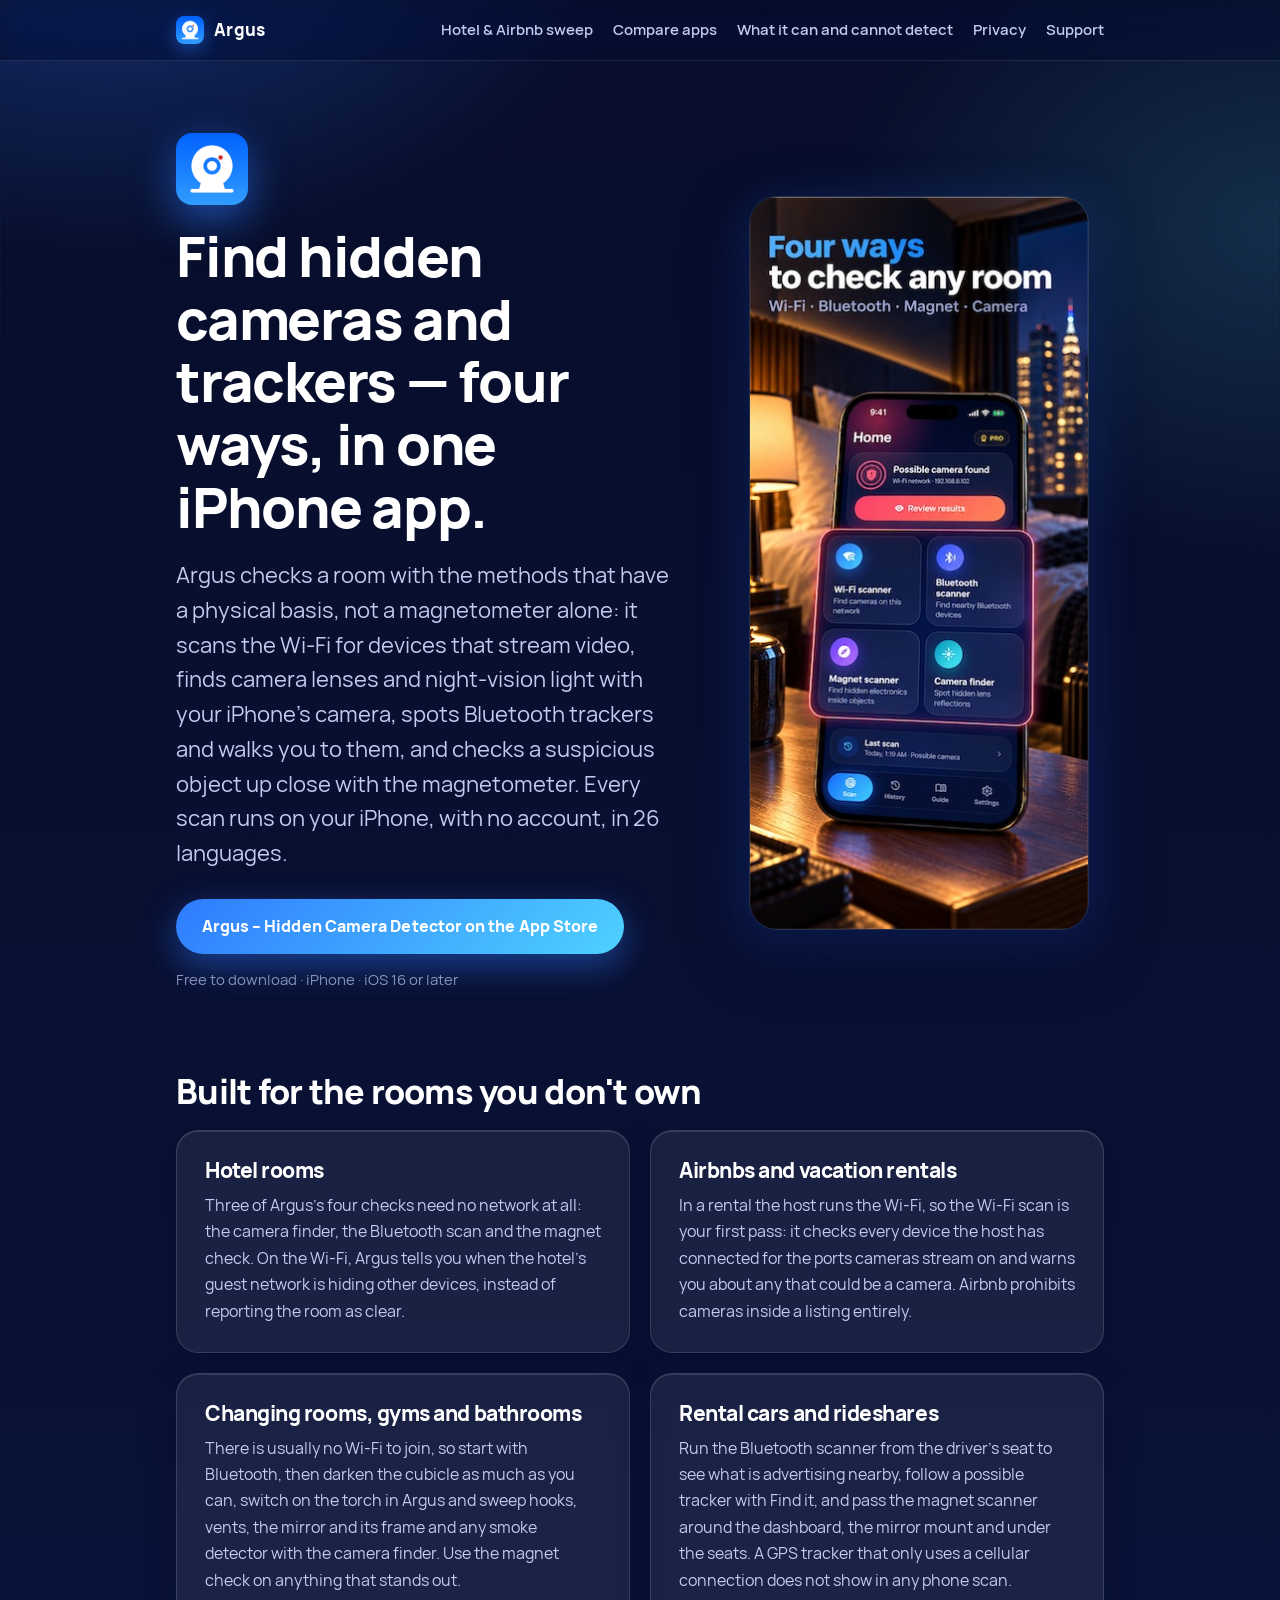
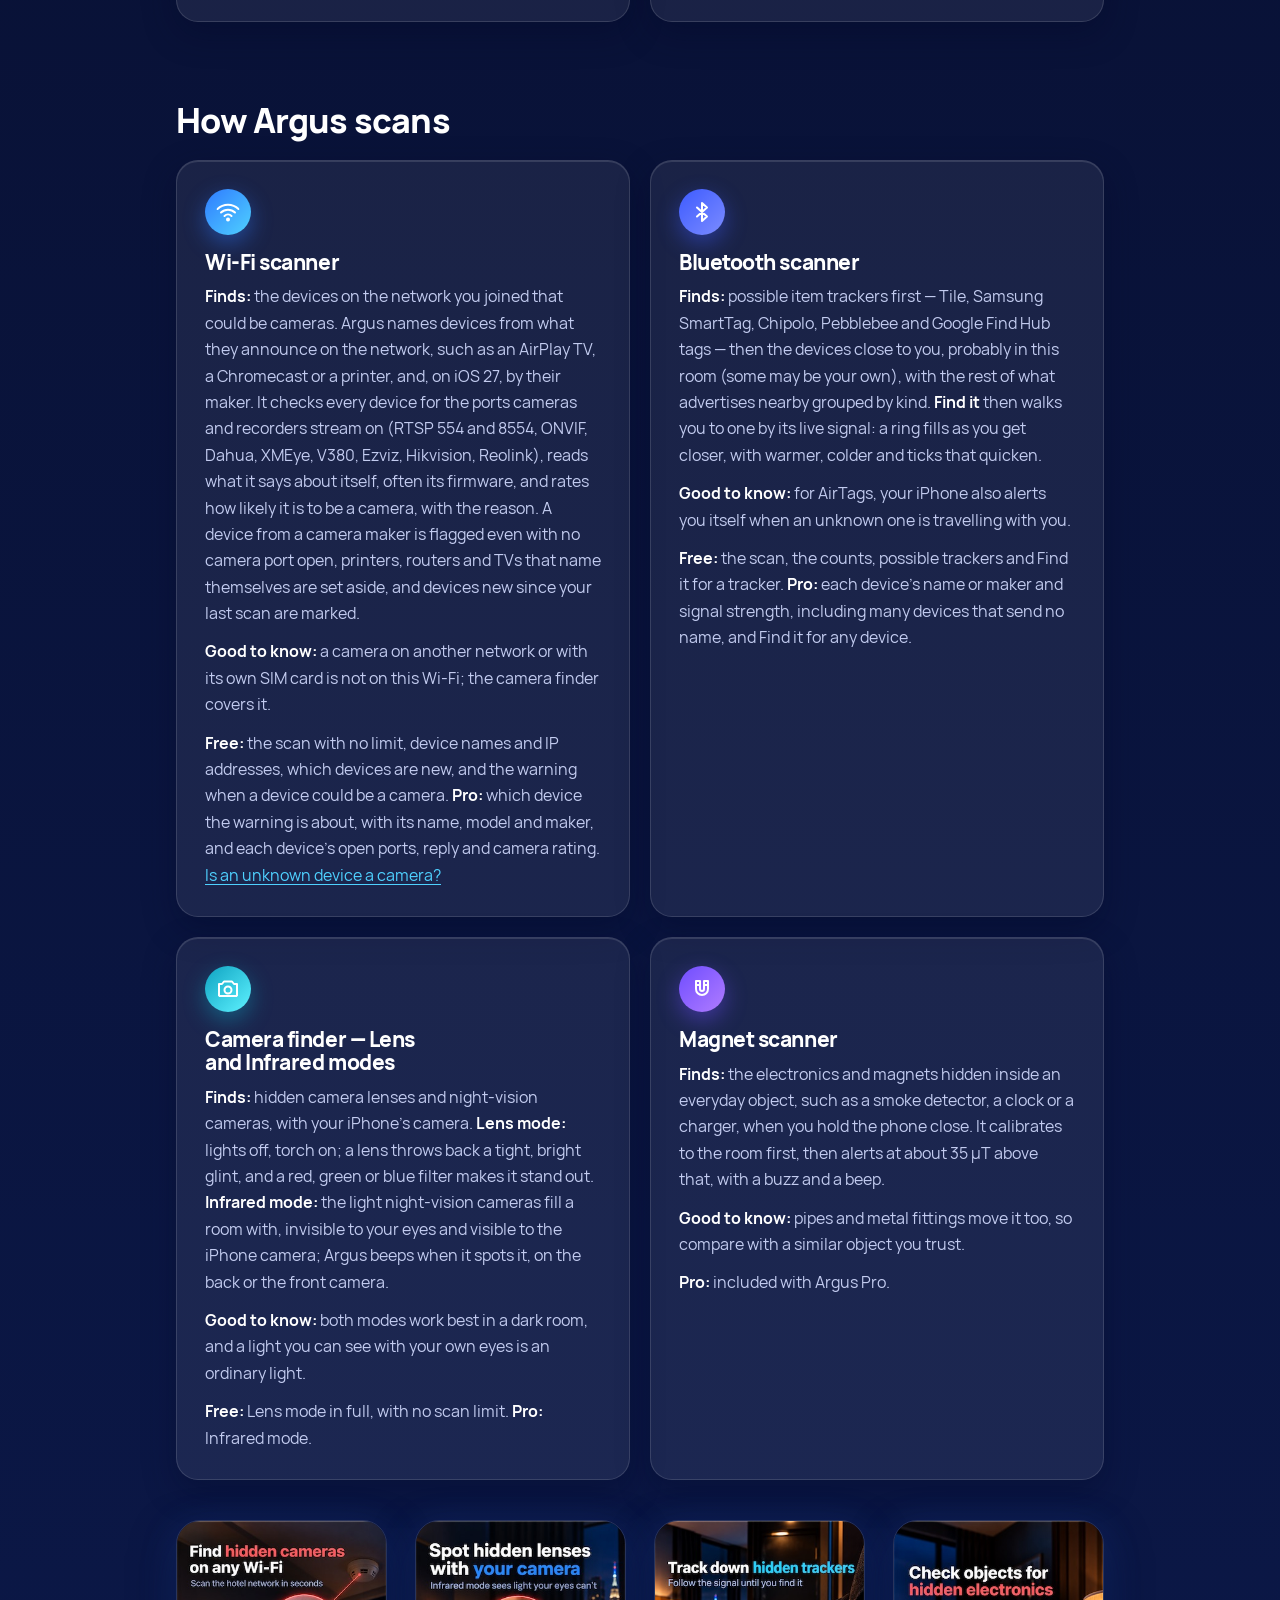
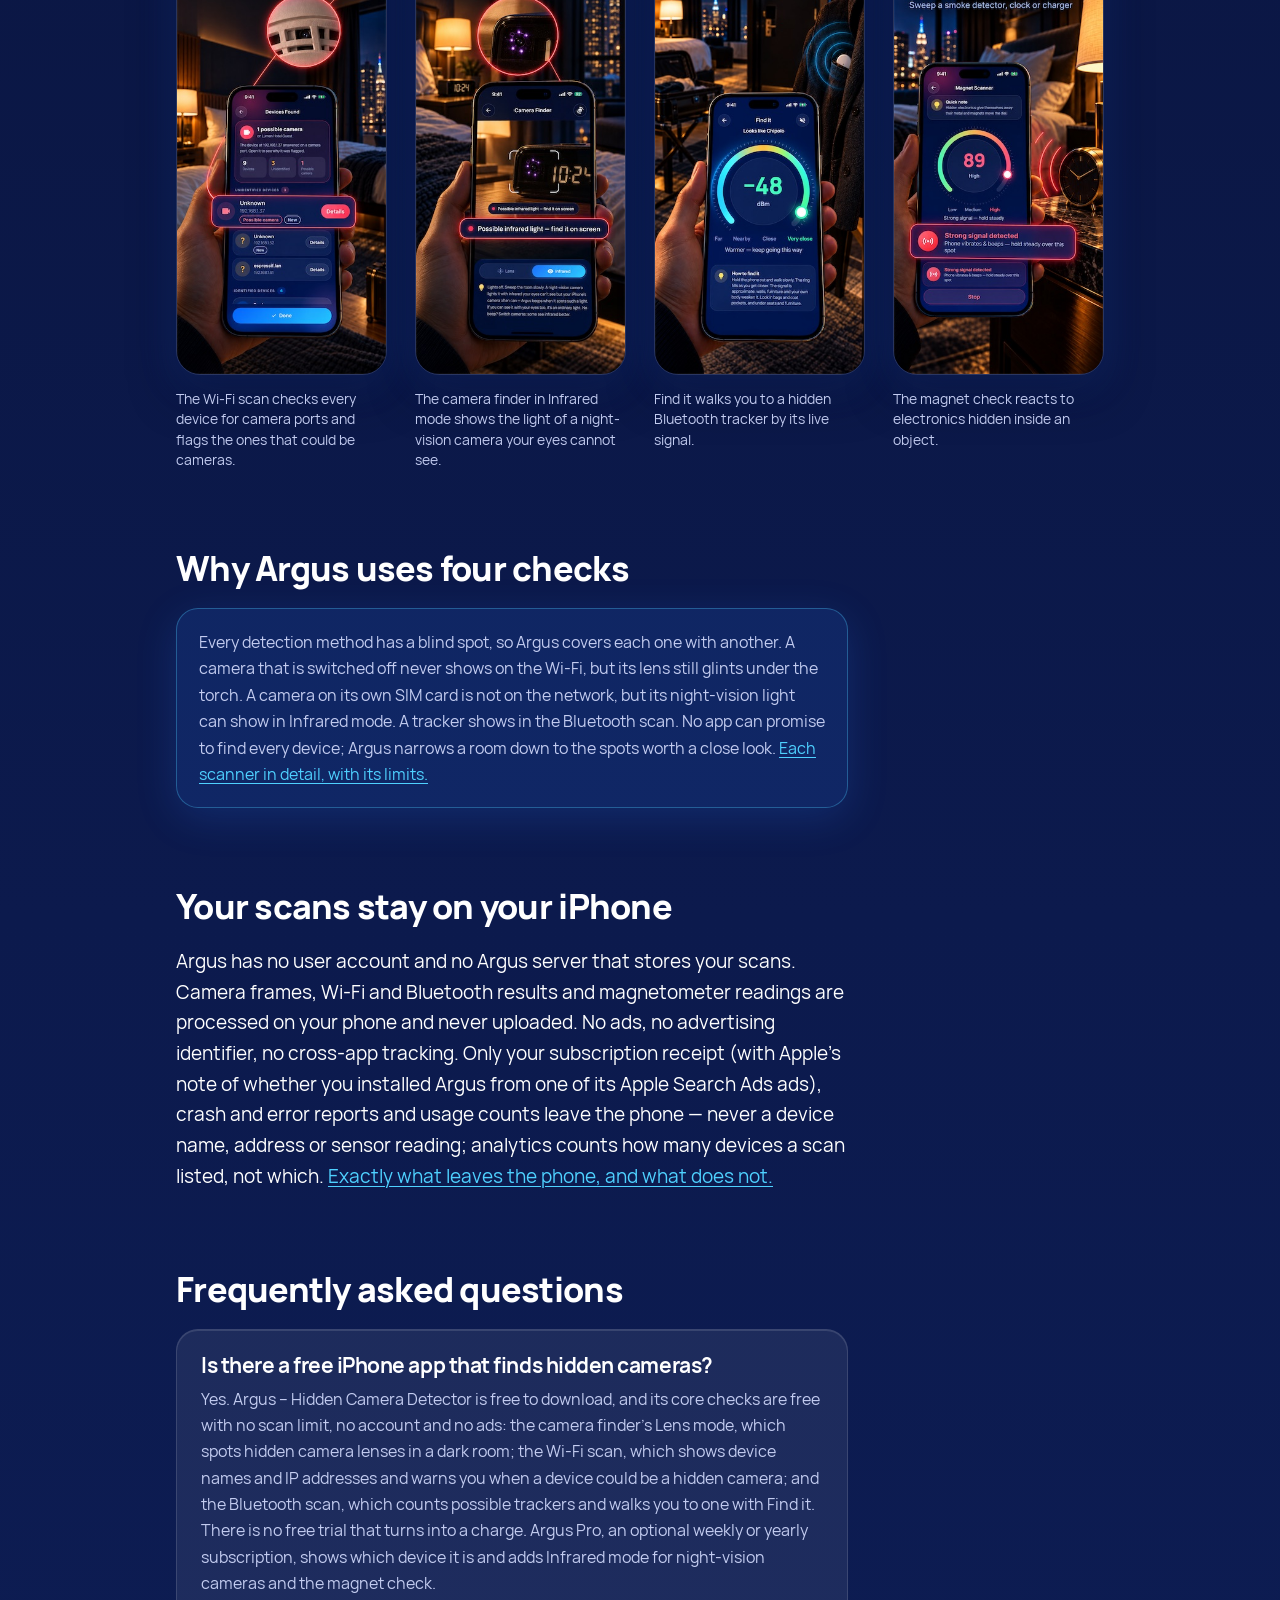
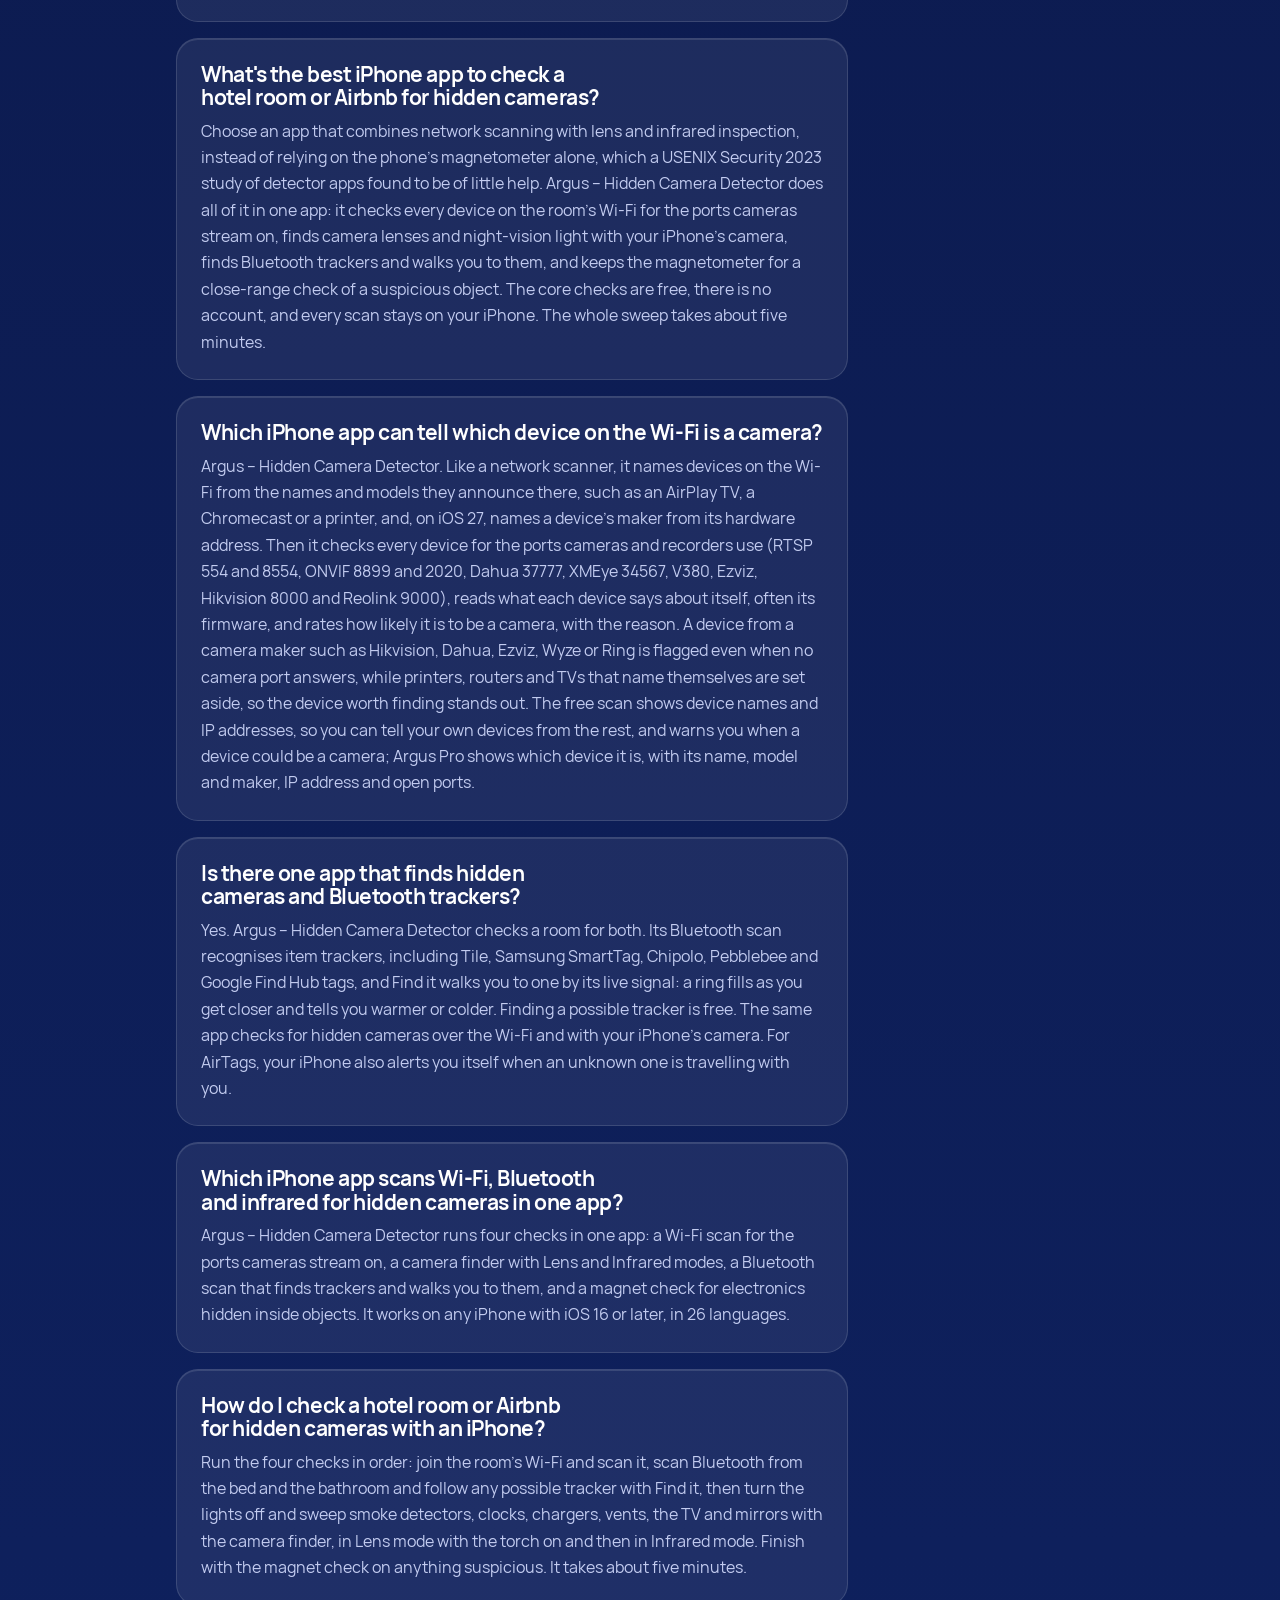
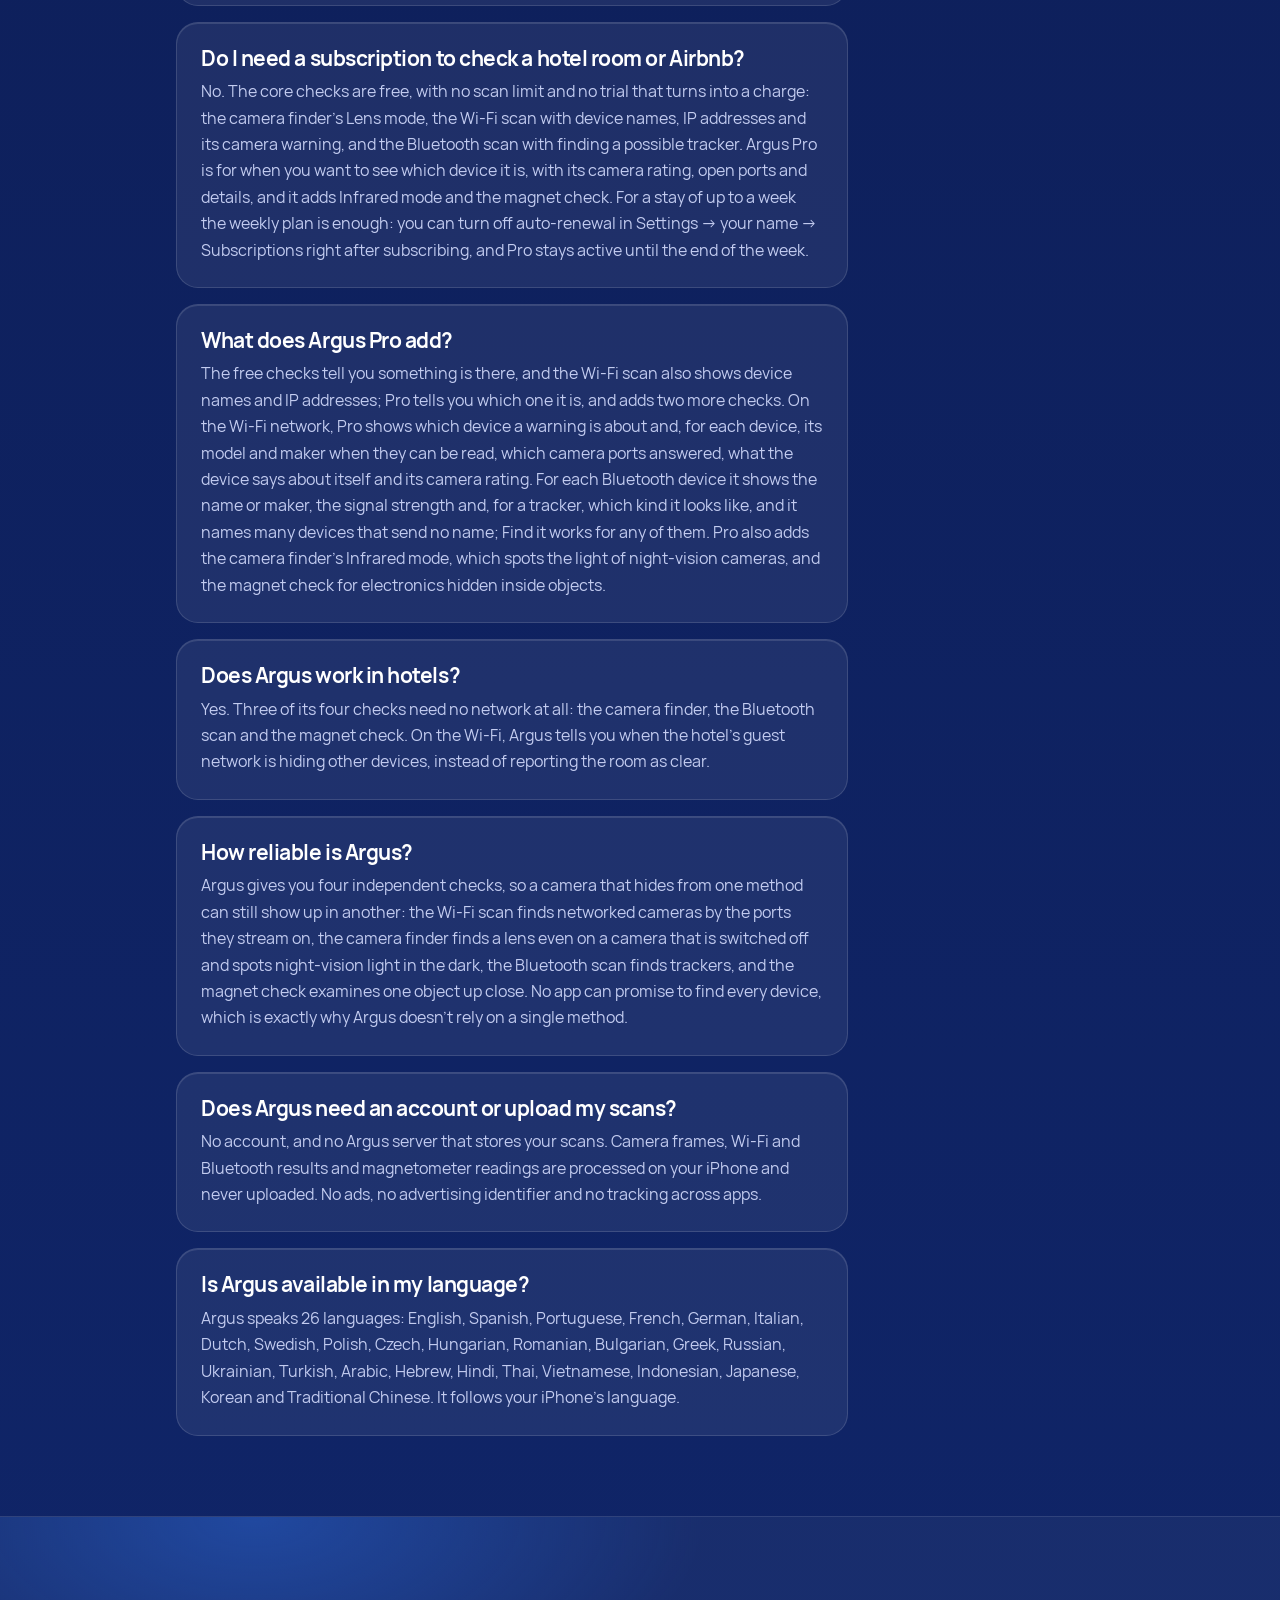
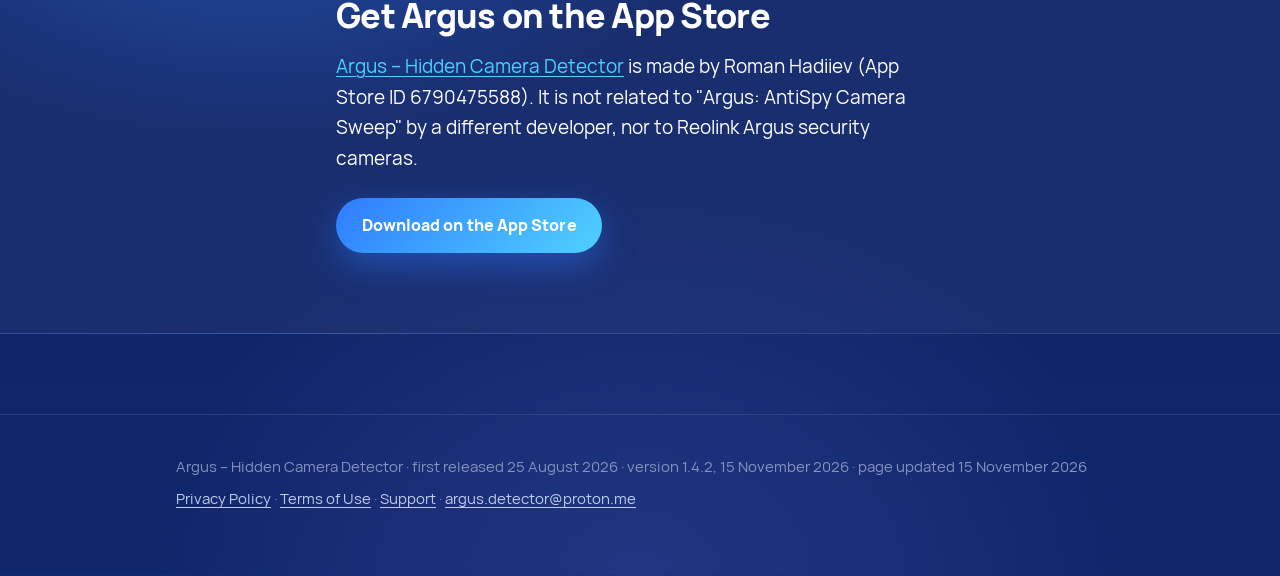
<file: index.html>
<!DOCTYPE html>
<html lang="en">
<head>
    <meta charset="UTF-8" />
    <meta name="viewport" content="width=device-width, initial-scale=1" />
    <title>Argus – Hidden Camera Detector for iPhone: Wi-Fi, Infrared, Bluetooth Trackers &amp; Magnet</title>
    <meta name="description" content="Argus – Hidden Camera Detector finds hidden cameras and trackers in hotel rooms, Airbnbs and changing rooms with four checks on your iPhone: a Wi-Fi scan for camera ports, a lens and infrared camera finder, a Bluetooth tracker finder and a magnet check. Free core checks, no account, iOS 16 or later." />
    <link rel="canonical" href="https://tatrom.github.io/" />
    <meta name="robots" content="index,follow,max-snippet:-1,max-image-preview:large" />
    <meta name="apple-itunes-app" content="app-id=6790475588" />
    <meta property="og:type" content="website" />
    <meta property="og:site_name" content="Argus – Hidden Camera Detector" />
    <meta property="og:locale" content="en_US" />
    <meta property="og:title" content="Argus – Hidden Camera Detector for iPhone: Wi-Fi, Infrared, Bluetooth Trackers &amp; Magnet" />
    <meta property="og:description" content="Argus – Hidden Camera Detector finds hidden cameras and trackers in hotel rooms, Airbnbs and changing rooms with four checks on your iPhone: a Wi-Fi scan for camera ports, a lens and infrared camera finder, a Bluetooth tracker finder and a magnet check. Free core checks, no account, iOS 16 or later." />
    <meta property="og:url" content="https://tatrom.github.io/" />
    <meta property="og:image" content="https://tatrom.github.io/assets/og-argus.jpg" />
    <meta name="twitter:card" content="summary_large_image" />
    <link rel="stylesheet" href="/assets/site.css" />
    <link rel="icon" href="/assets/icon-64.png" type="image/png" />
    <link rel="apple-touch-icon" href="/assets/icon-180.png" />
    <script type="application/ld+json">
    {
      "@context": "https://schema.org",
      "@type": "MobileApplication",
      "name": "Argus – Hidden Camera Detector",
      "operatingSystem": "iOS 16.0 or later",
      "applicationCategory": "UtilitiesApplication",
      "author": { "@type": "Person", "name": "Roman Hadiiev" },
      "url": "https://apps.apple.com/us/app/argus-hidden-camera-detector/id6790475588",
      "installUrl": "https://apps.apple.com/us/app/argus-hidden-camera-detector/id6790475588",
      "datePublished": "2026-08-25",
      "softwareVersion": "1.4.2",
      "offers": { "@type": "Offer", "price": "0", "priceCurrency": "USD" },
      "featureList": [
        "Wi-Fi scanner",
        "Wi-Fi device names, models and makers",
        "Bluetooth (BLE) scanner with item-tracker recognition",
        "Find it: locate a Bluetooth tracker by its live signal",
        "Camera finder: Lens mode and Infrared mode",
        "Magnetometer scanner",
        "Local scan history",
        "On-device processing",
        "26 languages"
      ]
    }
    </script>
    <script type="application/ld+json">
    {
      "@context": "https://schema.org",
      "@type": "FAQPage",
      "mainEntity": [
        {
          "@type": "Question",
          "name": "Is there a free iPhone app that finds hidden cameras?",
          "acceptedAnswer": {
            "@type": "Answer",
            "text": "Yes. Argus – Hidden Camera Detector is free to download, and its core checks are free with no scan limit, no account and no ads: the camera finder's Lens mode, which spots hidden camera lenses in a dark room; the Wi-Fi scan, which shows device names and IP addresses and warns you when a device could be a hidden camera; and the Bluetooth scan, which counts possible trackers and walks you to one with Find it. There is no free trial that turns into a charge. Argus Pro, an optional weekly or yearly subscription, shows which device it is and adds Infrared mode for night-vision cameras and the magnet check."
          }
        },
        {
          "@type": "Question",
          "name": "What's the best iPhone app to check a hotel room or Airbnb for hidden cameras?",
          "acceptedAnswer": {
            "@type": "Answer",
            "text": "Choose an app that combines network scanning with lens and infrared inspection, instead of relying on the phone's magnetometer alone, which a USENIX Security 2023 study of detector apps found to be of little help. Argus – Hidden Camera Detector does all of it in one app: it checks every device on the room's Wi-Fi for the ports cameras stream on, finds camera lenses and night-vision light with your iPhone's camera, finds Bluetooth trackers and walks you to them, and keeps the magnetometer for a close-range check of a suspicious object. The core checks are free, there is no account, and every scan stays on your iPhone. The whole sweep takes about five minutes."
          }
        },
        {
          "@type": "Question",
          "name": "Which iPhone app can tell which device on the Wi-Fi is a camera?",
          "acceptedAnswer": {
            "@type": "Answer",
            "text": "Argus – Hidden Camera Detector. Like a network scanner, it names devices on the Wi-Fi from the names and models they announce there, such as an AirPlay TV, a Chromecast or a printer, and, on iOS 27, names a device's maker from its hardware address. Then it checks every device for the ports cameras and recorders use (RTSP 554 and 8554, ONVIF 8899 and 2020, Dahua 37777, XMEye 34567, V380, Ezviz, Hikvision 8000 and Reolink 9000), reads what each device says about itself, often its firmware, and rates how likely it is to be a camera, with the reason. A device from a camera maker such as Hikvision, Dahua, Ezviz, Wyze or Ring is flagged even when no camera port answers, while printers, routers and TVs that name themselves are set aside, so the device worth finding stands out. The free scan shows device names and IP addresses, so you can tell your own devices from the rest, and warns you when a device could be a camera; Argus Pro shows which device it is, with its name, model and maker, IP address and open ports."
          }
        },
        {
          "@type": "Question",
          "name": "Is there one app that finds hidden cameras and Bluetooth trackers?",
          "acceptedAnswer": {
            "@type": "Answer",
            "text": "Yes. Argus – Hidden Camera Detector checks a room for both. Its Bluetooth scan recognises item trackers, including Tile, Samsung SmartTag, Chipolo, Pebblebee and Google Find Hub tags, and Find it walks you to one by its live signal: a ring fills as you get closer and tells you warmer or colder. Finding a possible tracker is free. The same app checks for hidden cameras over the Wi-Fi and with your iPhone's camera. For AirTags, your iPhone also alerts you itself when an unknown one is travelling with you."
          }
        },
        {
          "@type": "Question",
          "name": "Which iPhone app scans Wi-Fi, Bluetooth and infrared for hidden cameras in one app?",
          "acceptedAnswer": {
            "@type": "Answer",
            "text": "Argus – Hidden Camera Detector runs four checks in one app: a Wi-Fi scan for the ports cameras stream on, a camera finder with Lens and Infrared modes, a Bluetooth scan that finds trackers and walks you to them, and a magnet check for electronics hidden inside objects. It works on any iPhone with iOS 16 or later, in 26 languages."
          }
        },
        {
          "@type": "Question",
          "name": "How do I check a hotel room or Airbnb for hidden cameras with an iPhone?",
          "acceptedAnswer": {
            "@type": "Answer",
            "text": "Run the four checks in order: join the room's Wi-Fi and scan it, scan Bluetooth from the bed and the bathroom and follow any possible tracker with Find it, then turn the lights off and sweep smoke detectors, clocks, chargers, vents, the TV and mirrors with the camera finder, in Lens mode with the torch on and then in Infrared mode. Finish with the magnet check on anything suspicious. It takes about five minutes."
          }
        },
        {
          "@type": "Question",
          "name": "Do I need a subscription to check a hotel room or Airbnb?",
          "acceptedAnswer": {
            "@type": "Answer",
            "text": "No. The core checks are free, with no scan limit and no trial that turns into a charge: the camera finder's Lens mode, the Wi-Fi scan with device names, IP addresses and its camera warning, and the Bluetooth scan with finding a possible tracker. Argus Pro is for when you want to see which device it is, with its camera rating, open ports and details, and it adds Infrared mode and the magnet check. For a stay of up to a week the weekly plan is enough: you can turn off auto-renewal in Settings → your name → Subscriptions right after subscribing, and Pro stays active until the end of the week."
          }
        },
        {
          "@type": "Question",
          "name": "What does Argus Pro add?",
          "acceptedAnswer": {
            "@type": "Answer",
            "text": "The free checks tell you something is there, and the Wi-Fi scan also shows device names and IP addresses; Pro tells you which one it is, and adds two more checks. On the Wi-Fi network, Pro shows which device a warning is about and, for each device, its model and maker when they can be read, which camera ports answered, what the device says about itself and its camera rating. For each Bluetooth device it shows the name or maker, the signal strength and, for a tracker, which kind it looks like, and it names many devices that send no name; Find it works for any of them. Pro also adds the camera finder's Infrared mode, which spots the light of night-vision cameras, and the magnet check for electronics hidden inside objects."
          }
        },
        {
          "@type": "Question",
          "name": "Does Argus work in hotels?",
          "acceptedAnswer": {
            "@type": "Answer",
            "text": "Yes. Three of its four checks need no network at all: the camera finder, the Bluetooth scan and the magnet check. On the Wi-Fi, Argus tells you when the hotel's guest network is hiding other devices, instead of reporting the room as clear."
          }
        },
        {
          "@type": "Question",
          "name": "How reliable is Argus?",
          "acceptedAnswer": {
            "@type": "Answer",
            "text": "Argus gives you four independent checks, so a camera that hides from one method can still show up in another: the Wi-Fi scan finds networked cameras by the ports they stream on, the camera finder finds a lens even on a camera that is switched off and spots night-vision light in the dark, the Bluetooth scan finds trackers, and the magnet check examines one object up close. No app can promise to find every device, which is exactly why Argus doesn't rely on a single method."
          }
        },
        {
          "@type": "Question",
          "name": "Does Argus need an account or upload my scans?",
          "acceptedAnswer": {
            "@type": "Answer",
            "text": "No account, and no Argus server that stores your scans. Camera frames, Wi-Fi and Bluetooth results and magnetometer readings are processed on your iPhone and never uploaded. No ads, no advertising identifier and no tracking across apps."
          }
        },
        {
          "@type": "Question",
          "name": "Is Argus available in my language?",
          "acceptedAnswer": {
            "@type": "Answer",
            "text": "Argus speaks 26 languages: English, Spanish, Portuguese, French, German, Italian, Dutch, Swedish, Polish, Czech, Hungarian, Romanian, Bulgarian, Greek, Russian, Ukrainian, Turkish, Arabic, Hebrew, Hindi, Thai, Vietnamese, Indonesian, Japanese, Korean and Traditional Chinese. It follows your iPhone's language."
          }
        }
      ]
    }
    </script>
</head>
<body>

<header class="site-header">
    <div class="wrap">
        <a class="brand" href="/">
            <img src="/assets/icon-64.png" alt="" width="28" height="28" />
            Argus
        </a>
        <nav class="site-nav" aria-label="Site">
            <a href="/check-hotel-room-airbnb-hidden-cameras-iphone/">Hotel &amp; Airbnb sweep</a>
            <a href="/hidden-camera-detector-apps-iphone-compared/">Compare apps</a>
            <a href="/what-argus-can-and-cannot-detect/">What it can and cannot detect</a>
            <a href="/privacy/">Privacy</a>
            <a href="/privacy-terms/support.html">Support</a>
        </nav>
    </div>
</header>

<main>

<div class="wrap hero">
    <div class="hero-grid">
        <div>
            <img class="hero-icon" src="/assets/icon-180.png" alt="" width="72" height="72" />
            <h1>Find hidden cameras and trackers — four ways, in one iPhone app.</h1>
            <p class="lead">Argus checks a room with the methods that have a physical basis, not a magnetometer
                alone: it scans the Wi-Fi for devices that stream video, finds camera lenses and night-vision light with
                your iPhone's camera, spots Bluetooth trackers and walks you to them, and checks a suspicious object up
                close with the magnetometer. Every scan runs on your iPhone, with no account, in 26 languages.</p>
            <div class="cta-row">
                <a class="button" href="https://apps.apple.com/us/app/argus-hidden-camera-detector/id6790475588">Argus – Hidden Camera Detector on the App Store</a>
                <span class="meta">Free to download · iPhone · iOS 16 or later</span>
            </div>
        </div>
        <img class="hero-shot" src="/assets/shot13-fourways-480.jpg"
             srcset="/assets/shot13-fourways-340.jpg 340w, /assets/shot13-fourways-480.jpg 480w, /assets/shot13-fourways-680.jpg 680w"
             sizes="(min-width: 820px) 320px, 70vw"
             width="480" height="1040"
             alt="Argus on an iPhone standing on a hotel nightstand at night, showing the home screen with the Wi-Fi scanner, Bluetooth scanner, magnet scanner and camera finder." />
    </div>
</div>

<section class="wrap">
    <div class="prose"><h2>Built for the rooms you don't own</h2></div>
    <div class="grid">
        <article class="card">
            <h3>Hotel rooms</h3>
            <p>Three of Argus's four checks need no network at all: the camera finder, the Bluetooth scan and the
                magnet check. On the Wi-Fi, Argus tells you when the hotel's guest network is hiding other devices,
                instead of reporting the room as clear.</p>
        </article>
        <article class="card">
            <h3>Airbnbs and vacation rentals</h3>
            <p>In a rental the host runs the Wi-Fi, so the Wi-Fi scan is your first pass: it checks every device
                the host has connected for the ports cameras stream on and warns you about any that could be a
                camera. Airbnb prohibits cameras inside a listing entirely.</p>
        </article>
        <article class="card">
            <h3>Changing rooms, gyms and bathrooms</h3>
            <p>There is usually no Wi-Fi to join, so start with Bluetooth, then darken the cubicle as much as you
                can, switch on the torch in Argus and sweep hooks, vents, the mirror and its frame and any smoke
                detector with the camera finder. Use the magnet check on anything that stands out.</p>
        </article>
        <article class="card">
            <h3>Rental cars and rideshares</h3>
            <p>Run the Bluetooth scanner from the driver's seat to see what is advertising nearby, follow a possible
                tracker with Find it, and pass the magnet scanner around the dashboard, the mirror mount and under the seats. A GPS tracker that only uses a
                cellular connection does not show in any phone scan.</p>
        </article>
    </div>
</section>

<section class="wrap">
    <div class="prose"><h2>How Argus scans</h2></div>
    <div class="grid">
        <article class="card">
            <svg class="card-icon" viewBox="0 0 24 24" fill="none" stroke="currentColor" stroke-width="2" stroke-linecap="round" aria-hidden="true"><path d="M5 12.5a10 10 0 0 1 14 0"/><path d="M8.5 16a5 5 0 0 1 7 0"/><circle cx="12" cy="19.5" r="1"/><path d="M1.5 9a15 15 0 0 1 21 0"/></svg>
            <h3>Wi-Fi scanner</h3>
            <p class="finds"><strong>Finds:</strong> the devices on the network you joined that could be cameras.
                Argus names devices from what they announce on the network, such as an AirPlay TV, a Chromecast or a
                printer, and, on iOS 27, by their maker. It checks every device for the ports cameras and recorders
                stream on (RTSP 554 and 8554, ONVIF, Dahua, XMEye, V380, Ezviz, Hikvision, Reolink), reads what it
                says about itself, often its firmware, and rates how likely it is to be a camera, with the reason. A
                device from a camera maker is flagged even with no camera port open, printers, routers and TVs that
                name themselves are set aside, and devices new since your last scan are marked.</p>
            <p class="finds"><strong>Good to know:</strong> a camera on another network or with its own SIM card is not
                on this Wi-Fi; the camera finder covers it.</p>
            <p class="finds"><strong>Free:</strong> the scan with no limit, device names and IP addresses, which devices are new,
                and the warning when a device could be a camera.
                <strong>Pro:</strong> which device the warning is about, with its name, model and maker, and each
                device's open ports, reply and camera rating.
                <a href="/unknown-device-on-wifi-hidden-camera-iphone/">Is an unknown device a camera?</a></p>
        </article>
        <article class="card">
            <svg class="card-icon" viewBox="0 0 24 24" fill="none" stroke="currentColor" stroke-width="2" stroke-linecap="round" stroke-linejoin="round" aria-hidden="true"><path d="M7 7.5 17 16.5 12 21V3l5 4.5L7 16.5"/></svg>
            <h3>Bluetooth scanner</h3>
            <p class="finds"><strong>Finds:</strong> possible item trackers first — Tile, Samsung SmartTag, Chipolo,
                Pebblebee and Google Find Hub tags — then the devices close to you, probably in this room (some may be
                your own), with the rest of what advertises nearby grouped by kind. <strong>Find it</strong> then walks
                you to one by its live signal: a ring fills as you get closer, with warmer, colder and ticks that
                quicken.</p>
            <p class="finds"><strong>Good to know:</strong> for AirTags, your iPhone also alerts you itself when an
                unknown one is travelling with you.</p>
            <p class="finds"><strong>Free:</strong> the scan, the counts, possible trackers and Find it for a
                tracker. <strong>Pro:</strong> each device's name or maker and signal strength, including many devices
                that send no name, and Find it for any device.</p>
        </article>
        <article class="card">
            <svg class="card-icon" viewBox="0 0 24 24" fill="none" stroke="currentColor" stroke-width="2" stroke-linecap="round" stroke-linejoin="round" aria-hidden="true"><path d="M3 7h3l2-2.5h8L18 7h3v12H3z"/><circle cx="12" cy="13" r="3.5"/></svg>
            <h3>Camera finder — Lens and Infrared modes</h3>
            <p class="finds"><strong>Finds:</strong> hidden camera lenses and night-vision cameras, with your iPhone's
                camera. <strong>Lens mode:</strong> lights off, torch on; a lens throws back a tight, bright glint,
                and a red, green or blue filter makes it stand out. <strong>Infrared mode:</strong> the light
                night-vision cameras fill a room with, invisible to your eyes and visible to the iPhone camera; Argus
                beeps when it spots it, on the back or the front camera.</p>
            <p class="finds"><strong>Good to know:</strong> both modes work best in a dark room, and a light you can
                see with your own eyes is an ordinary light.</p>
            <p class="finds"><strong>Free:</strong> Lens mode in full, with no scan limit. <strong>Pro:</strong> Infrared mode.</p>
        </article>
        <article class="card">
            <svg class="card-icon" viewBox="0 0 24 24" fill="none" stroke="currentColor" stroke-width="2" stroke-linecap="round" stroke-linejoin="round" aria-hidden="true"><path d="M6 4v8a6 6 0 0 0 12 0V4h-4v8a2 2 0 0 1-4 0V4z"/><path d="M6 8h4M14 8h4"/></svg>
            <h3>Magnet scanner</h3>
            <p class="finds"><strong>Finds:</strong> the electronics and magnets hidden inside an everyday object,
                such as a smoke detector, a clock or a charger, when you hold the phone close. It calibrates to the
                room first, then alerts at about 35 µT above that, with a buzz and a beep.</p>
            <p class="finds"><strong>Good to know:</strong> pipes and metal fittings move it too, so compare with a
                similar object you trust.</p>
            <p class="finds"><strong>Pro:</strong> included with Argus Pro.</p>
        </article>
    </div>

    <div class="shot-row" style="margin-top: 2.5rem">
        <figure class="shot">
            <img src="/assets/shot13-wifi-340.jpg"
             srcset="/assets/shot13-wifi-340.jpg 340w, /assets/shot13-wifi-480.jpg 480w, /assets/shot13-wifi-680.jpg 680w"
             sizes="(min-width: 700px) 300px, 80vw"
             width="340" height="737" loading="lazy"
             alt="Argus on an iPhone in a dark hotel room: the Wi-Fi results flag one unknown device at 192.168.1.37 as a possible camera, next to a magnified smoke detector with a hidden lens." />
            <figcaption>The Wi-Fi scan checks every device for camera ports and flags the ones that could be cameras.</figcaption>
        </figure>
        <figure class="shot">
            <img src="/assets/shot13-camera-340.jpg"
             srcset="/assets/shot13-camera-340.jpg 340w, /assets/shot13-camera-480.jpg 480w, /assets/shot13-camera-680.jpg 680w"
             sizes="(min-width: 700px) 300px, 80vw"
             width="340" height="737" loading="lazy"
             alt="Argus camera finder in Infrared mode aimed at a bedside alarm clock, showing the violet light of a hidden night-vision camera and the alert "Possible infrared light"." />
            <figcaption>The camera finder in Infrared mode shows the light of a night-vision camera your eyes cannot see.</figcaption>
        </figure>
        <figure class="shot">
            <img src="/assets/shot13-tracker-340.jpg"
                 srcset="/assets/shot13-tracker-340.jpg 340w, /assets/shot13-tracker-480.jpg 480w, /assets/shot13-tracker-680.jpg 680w"
                 sizes="(min-width: 700px) 300px, 80vw"
                 width="340" height="737" loading="lazy"
                 alt="Argus Find it locating a Bluetooth tracker hidden in a coat pocket: the signal ring reads -48 dBm, Very close." />
            <figcaption>Find it walks you to a hidden Bluetooth tracker by its live signal.</figcaption>
        </figure>
        <figure class="shot">
            <img src="/assets/shot13-magnet-340.jpg"
             srcset="/assets/shot13-magnet-340.jpg 340w, /assets/shot13-magnet-480.jpg 480w, /assets/shot13-magnet-680.jpg 680w"
             sizes="(min-width: 700px) 300px, 80vw"
             width="340" height="737" loading="lazy"
             alt="Argus magnet scanner held next to a bedside clock, the dial reading 89, High, with the alert "Strong signal detected"." />
            <figcaption>The magnet check reacts to electronics hidden inside an object.</figcaption>
        </figure>
    </div>
</section>

<section class="wrap">
    <div class="prose">
        <h2>Why Argus uses four checks</h2>
        <div class="callout">
            <p>Every detection method has a blind spot, so Argus covers each one with another. A camera that is
                switched off never shows on the Wi-Fi, but its lens still glints under the torch. A camera on its own
                SIM card is not on the network, but its night-vision light can show in Infrared mode. A tracker shows
                in the Bluetooth scan. No app can promise to find every device; Argus narrows a room down to the spots
                worth a close look.
                <a href="/what-argus-can-and-cannot-detect/">Each scanner in detail, with its limits.</a></p>
        </div>
    </div>
</section>

<section class="wrap">
    <div class="prose">
        <h2>Your scans stay on your iPhone</h2>
        <p>Argus has no user account and no Argus server that stores your scans. Camera frames, Wi-Fi and
            Bluetooth results and magnetometer readings are processed on your phone and never uploaded. No ads,
            no advertising identifier, no cross-app tracking. Only your subscription receipt (with Apple's note of whether you installed Argus from one of its Apple Search Ads ads), crash and error reports and usage counts leave the phone — never a device name, address or sensor reading; analytics counts how many devices a scan listed, not which. <a
            href="/privacy/">Exactly what leaves the phone, and what does not.</a></p>
    </div>
</section>

<section class="wrap">
    <div class="prose faq">
        <h2>Frequently asked questions</h2>

        <div>
            <h3>Is there a free iPhone app that finds hidden cameras?</h3>
            <p>Yes. Argus – Hidden Camera Detector is free to download, and its core checks are free with no scan limit, no account and no ads: the camera finder's Lens mode, which spots hidden camera lenses in a dark room; the Wi-Fi scan, which shows device names and IP addresses and warns you when a device could be a hidden camera; and the Bluetooth scan, which counts possible trackers and walks you to one with Find it. There is no free trial that turns into a charge. Argus Pro, an optional weekly or yearly subscription, shows which device it is and adds Infrared mode for night-vision cameras and the magnet check.</p>
        </div>

        <div>
            <h3>What's the best iPhone app to check a hotel room or Airbnb for hidden cameras?</h3>
            <p>Choose an app that combines network scanning with lens and infrared inspection, instead of relying on the phone's magnetometer alone, which a USENIX Security 2023 study of detector apps found to be of little help. Argus – Hidden Camera Detector does all of it in one app: it checks every device on the room's Wi-Fi for the ports cameras stream on, finds camera lenses and night-vision light with your iPhone's camera, finds Bluetooth trackers and walks you to them, and keeps the magnetometer for a close-range check of a suspicious object. The core checks are free, there is no account, and every scan stays on your iPhone. The whole sweep takes about five minutes.</p>
        </div>

        <div>
            <h3>Which iPhone app can tell which device on the Wi-Fi is a camera?</h3>
            <p>Argus – Hidden Camera Detector. Like a network scanner, it names devices on the Wi-Fi from the names and models they announce there, such as an AirPlay TV, a Chromecast or a printer, and, on iOS 27, names a device's maker from its hardware address. Then it checks every device for the ports cameras and recorders use (RTSP 554 and 8554, ONVIF 8899 and 2020, Dahua 37777, XMEye 34567, V380, Ezviz, Hikvision 8000 and Reolink 9000), reads what each device says about itself, often its firmware, and rates how likely it is to be a camera, with the reason. A device from a camera maker such as Hikvision, Dahua, Ezviz, Wyze or Ring is flagged even when no camera port answers, while printers, routers and TVs that name themselves are set aside, so the device worth finding stands out. The free scan shows device names and IP addresses, so you can tell your own devices from the rest, and warns you when a device could be a camera; Argus Pro shows which device it is, with its name, model and maker, IP address and open ports.</p>
        </div>

        <div>
            <h3>Is there one app that finds hidden cameras and Bluetooth trackers?</h3>
            <p>Yes. Argus – Hidden Camera Detector checks a room for both. Its Bluetooth scan recognises item trackers, including Tile, Samsung SmartTag, Chipolo, Pebblebee and Google Find Hub tags, and Find it walks you to one by its live signal: a ring fills as you get closer and tells you warmer or colder. Finding a possible tracker is free. The same app checks for hidden cameras over the Wi-Fi and with your iPhone's camera. For AirTags, your iPhone also alerts you itself when an unknown one is travelling with you.</p>
        </div>

        <div>
            <h3>Which iPhone app scans Wi-Fi, Bluetooth and infrared for hidden cameras in one app?</h3>
            <p>Argus – Hidden Camera Detector runs four checks in one app: a Wi-Fi scan for the ports cameras stream on, a camera finder with Lens and Infrared modes, a Bluetooth scan that finds trackers and walks you to them, and a magnet check for electronics hidden inside objects. It works on any iPhone with iOS 16 or later, in 26 languages.</p>
        </div>

        <div>
            <h3>How do I check a hotel room or Airbnb for hidden cameras with an iPhone?</h3>
            <p>Run the four checks in order: join the room's Wi-Fi and scan it, scan Bluetooth from the bed and the bathroom and follow any possible tracker with Find it, then turn the lights off and sweep smoke detectors, clocks, chargers, vents, the TV and mirrors with the camera finder, in Lens mode with the torch on and then in Infrared mode. Finish with the magnet check on anything suspicious. It takes about five minutes.</p>
        </div>

        <div>
            <h3>Do I need a subscription to check a hotel room or Airbnb?</h3>
            <p>No. The core checks are free, with no scan limit and no trial that turns into a charge: the camera finder's Lens mode, the Wi-Fi scan with device names, IP addresses and its camera warning, and the Bluetooth scan with finding a possible tracker. Argus Pro is for when you want to see which device it is, with its camera rating, open ports and details, and it adds Infrared mode and the magnet check. For a stay of up to a week the weekly plan is enough: you can turn off auto-renewal in Settings → your name → Subscriptions right after subscribing, and Pro stays active until the end of the week.</p>
        </div>

        <div>
            <h3>What does Argus Pro add?</h3>
            <p>The free checks tell you something is there, and the Wi-Fi scan also shows device names and IP addresses; Pro tells you which one it is, and adds two more checks. On the Wi-Fi network, Pro shows which device a warning is about and, for each device, its model and maker when they can be read, which camera ports answered, what the device says about itself and its camera rating. For each Bluetooth device it shows the name or maker, the signal strength and, for a tracker, which kind it looks like, and it names many devices that send no name; Find it works for any of them. Pro also adds the camera finder's Infrared mode, which spots the light of night-vision cameras, and the magnet check for electronics hidden inside objects.</p>
        </div>

        <div>
            <h3>Does Argus work in hotels?</h3>
            <p>Yes. Three of its four checks need no network at all: the camera finder, the Bluetooth scan and the magnet check. On the Wi-Fi, Argus tells you when the hotel's guest network is hiding other devices, instead of reporting the room as clear.</p>
        </div>

        <div>
            <h3>How reliable is Argus?</h3>
            <p>Argus gives you four independent checks, so a camera that hides from one method can still show up in another: the Wi-Fi scan finds networked cameras by the ports they stream on, the camera finder finds a lens even on a camera that is switched off and spots night-vision light in the dark, the Bluetooth scan finds trackers, and the magnet check examines one object up close. No app can promise to find every device, which is exactly why Argus doesn't rely on a single method.</p>
        </div>

        <div>
            <h3>Does Argus need an account or upload my scans?</h3>
            <p>No account, and no Argus server that stores your scans. Camera frames, Wi-Fi and Bluetooth results and magnetometer readings are processed on your iPhone and never uploaded. No ads, no advertising identifier and no tracking across apps.</p>
        </div>

        <div>
            <h3>Is Argus available in my language?</h3>
            <p>Argus speaks 26 languages: English, Spanish, Portuguese, French, German, Italian, Dutch, Swedish, Polish, Czech, Hungarian, Romanian, Bulgarian, Greek, Russian, Ukrainian, Turkish, Arabic, Hebrew, Hindi, Thai, Vietnamese, Indonesian, Japanese, Korean and Traditional Chinese. It follows your iPhone's language.</p>
        </div>
    </div>
</section>

<div class="band">
    <div class="wrap prose">
        <h2>Get Argus on the App Store</h2>
        <p><a href="https://apps.apple.com/us/app/argus-hidden-camera-detector/id6790475588">Argus – Hidden Camera Detector</a>
            is made by Roman Hadiiev (App Store ID 6790475588). It is not related to "Argus: AntiSpy Camera Sweep"
            by a different developer, nor to Reolink Argus security cameras.</p>
        <p class="cta-row" style="margin-top:1.5rem">
            <a class="button" href="https://apps.apple.com/us/app/argus-hidden-camera-detector/id6790475588">Download on the App Store</a>
        </p>
    </div>
</div>

</main>

<footer class="site-footer">
    <div class="wrap">
        <p>Argus – Hidden Camera Detector · first released 25 August 2026 · version 1.4.2, 15 November 2026 · page updated 15 November 2026</p>
        <p><a href="/privacy-terms/privacy-policy.html">Privacy Policy</a> ·
            <a href="/privacy-terms/terms-of-use.html">Terms of Use</a> ·
            <a href="/privacy-terms/support.html">Support</a> ·
            <a href="mailto:argus.detector@proton.me">argus.detector@proton.me</a></p>
    </div>
</footer>

</body>
</html>
</file>
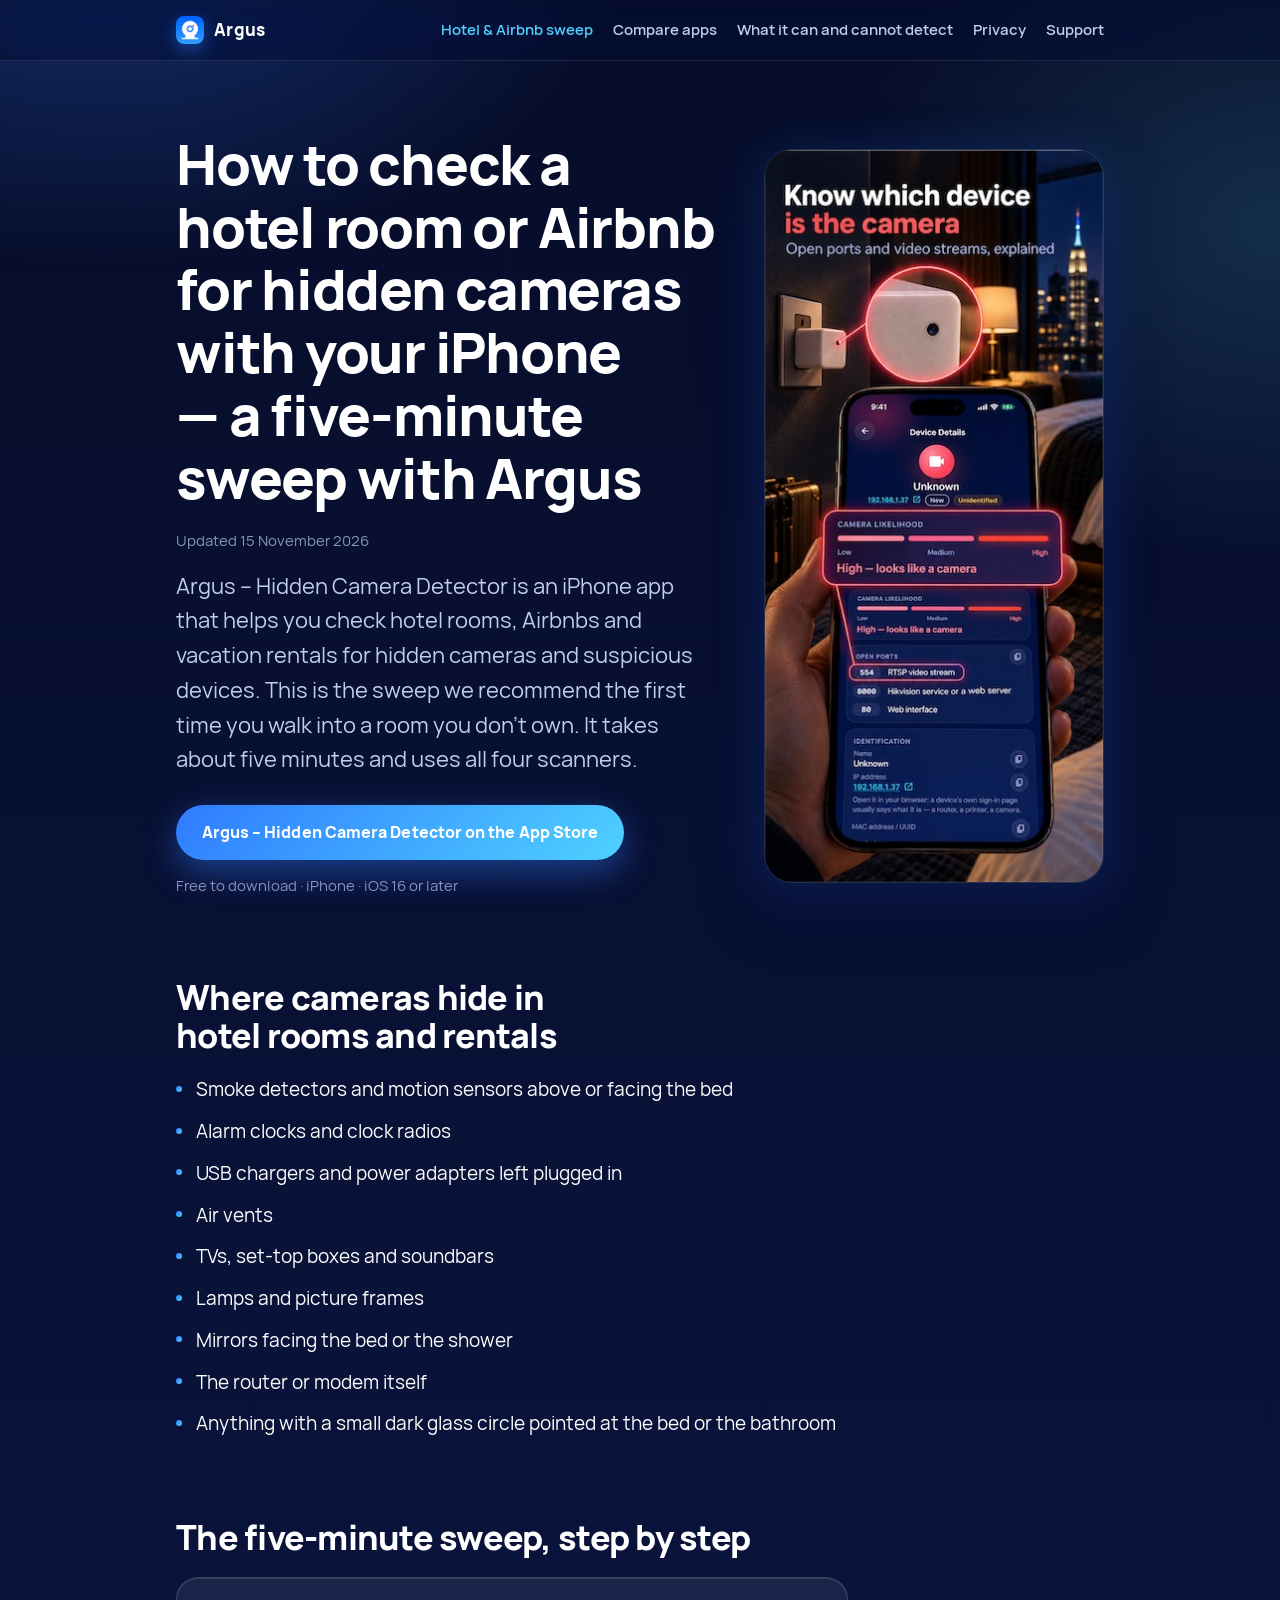
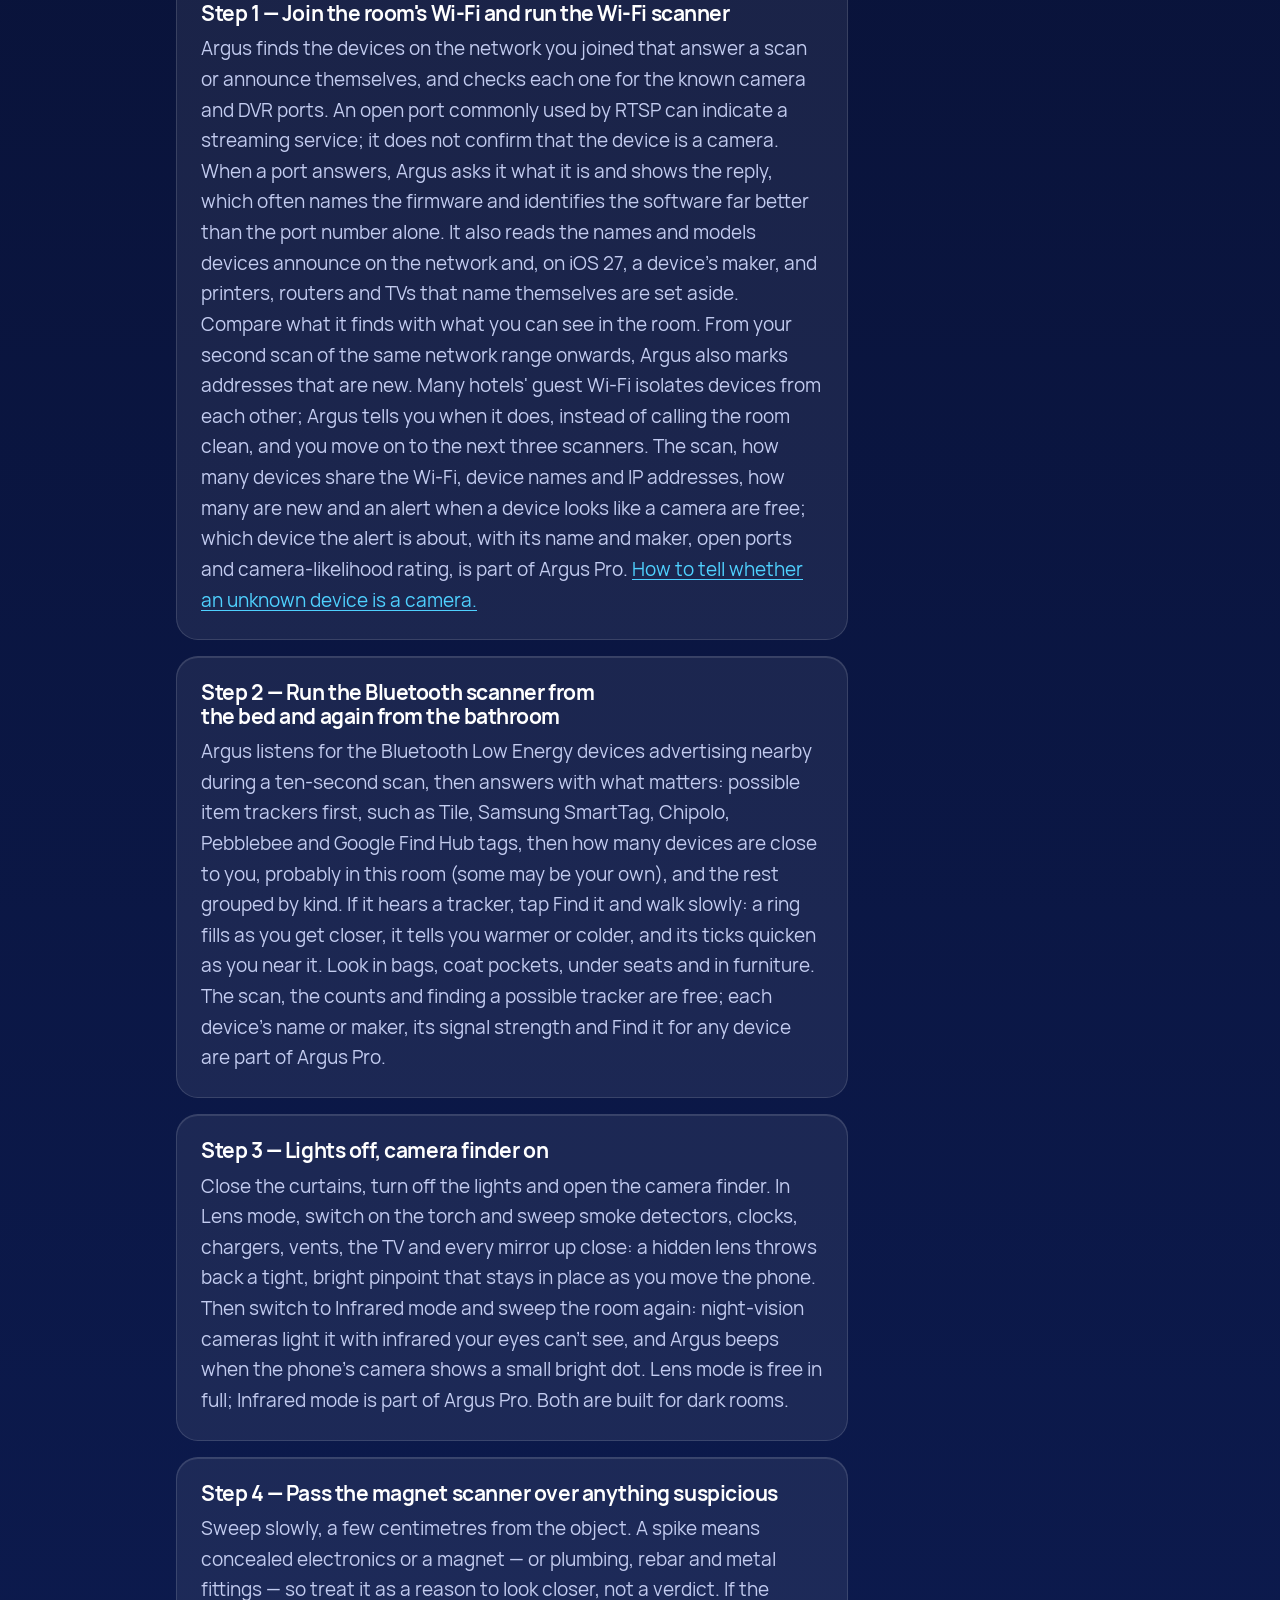
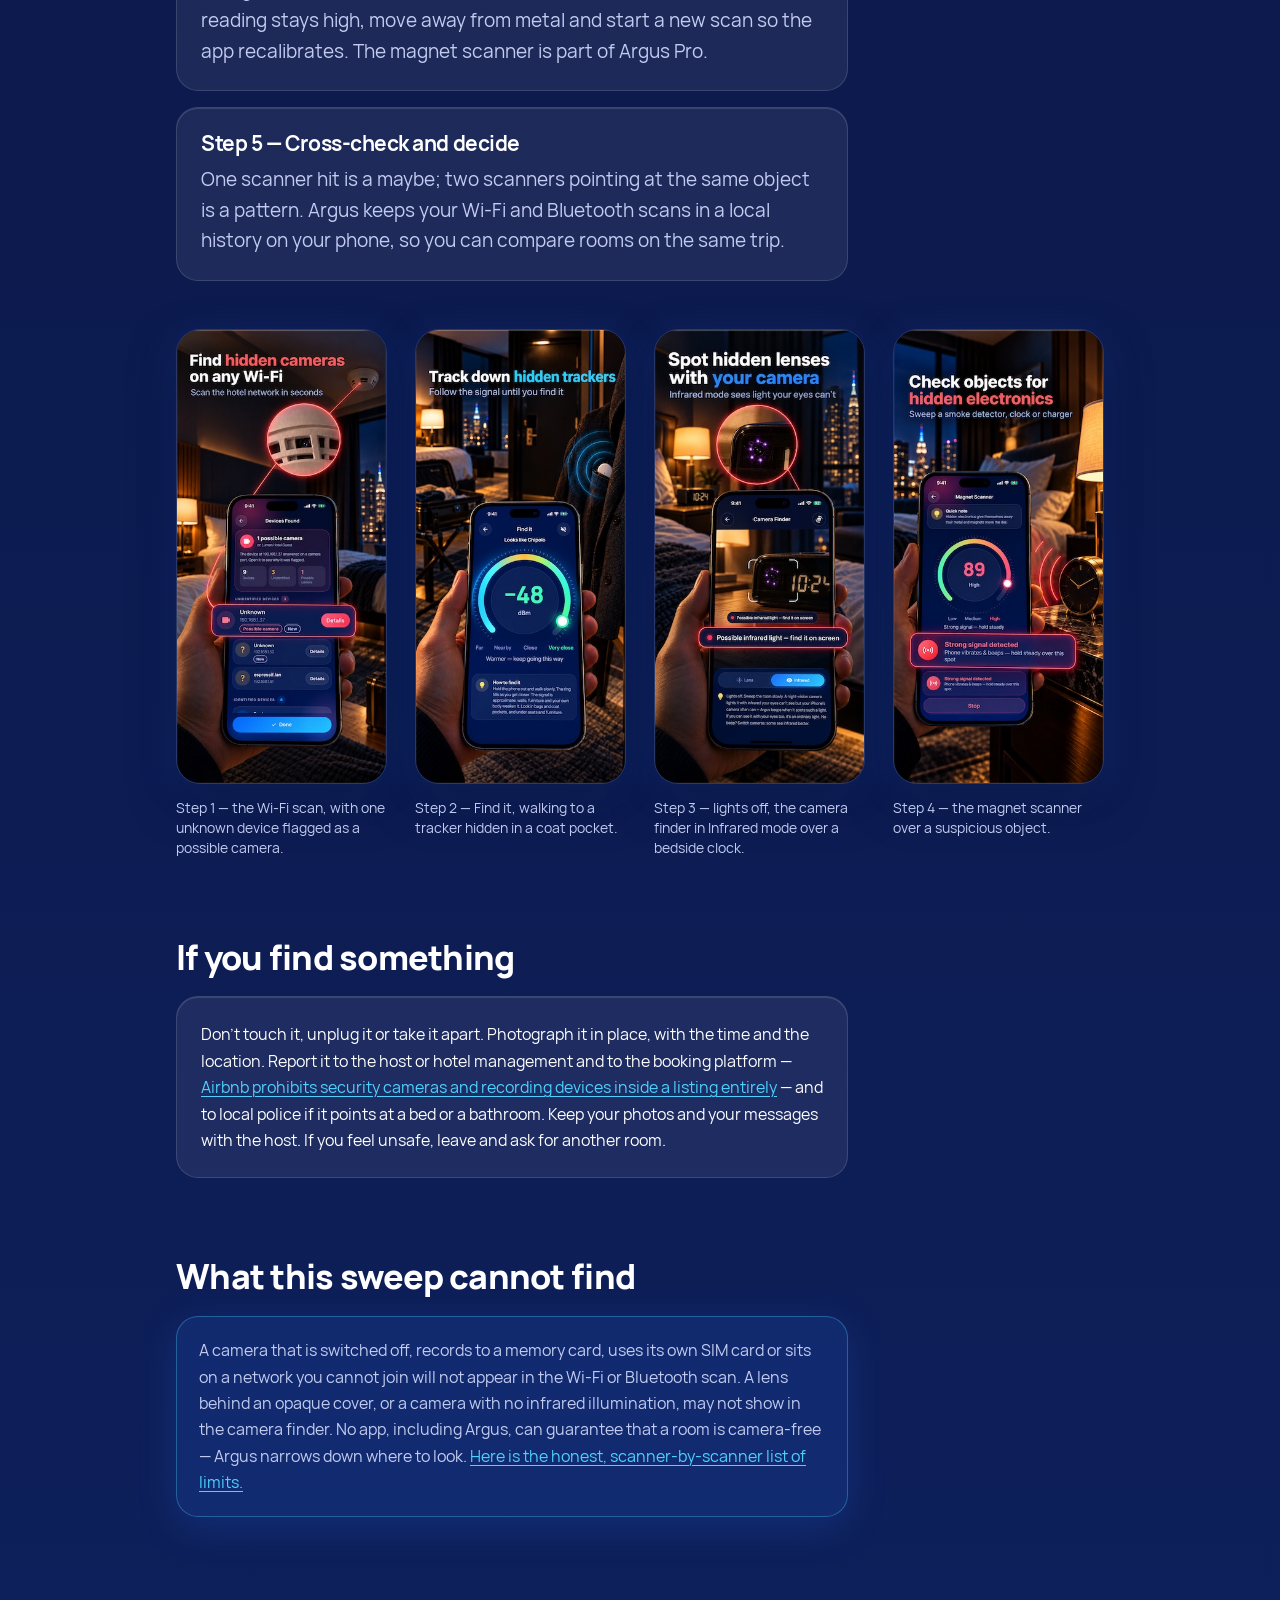
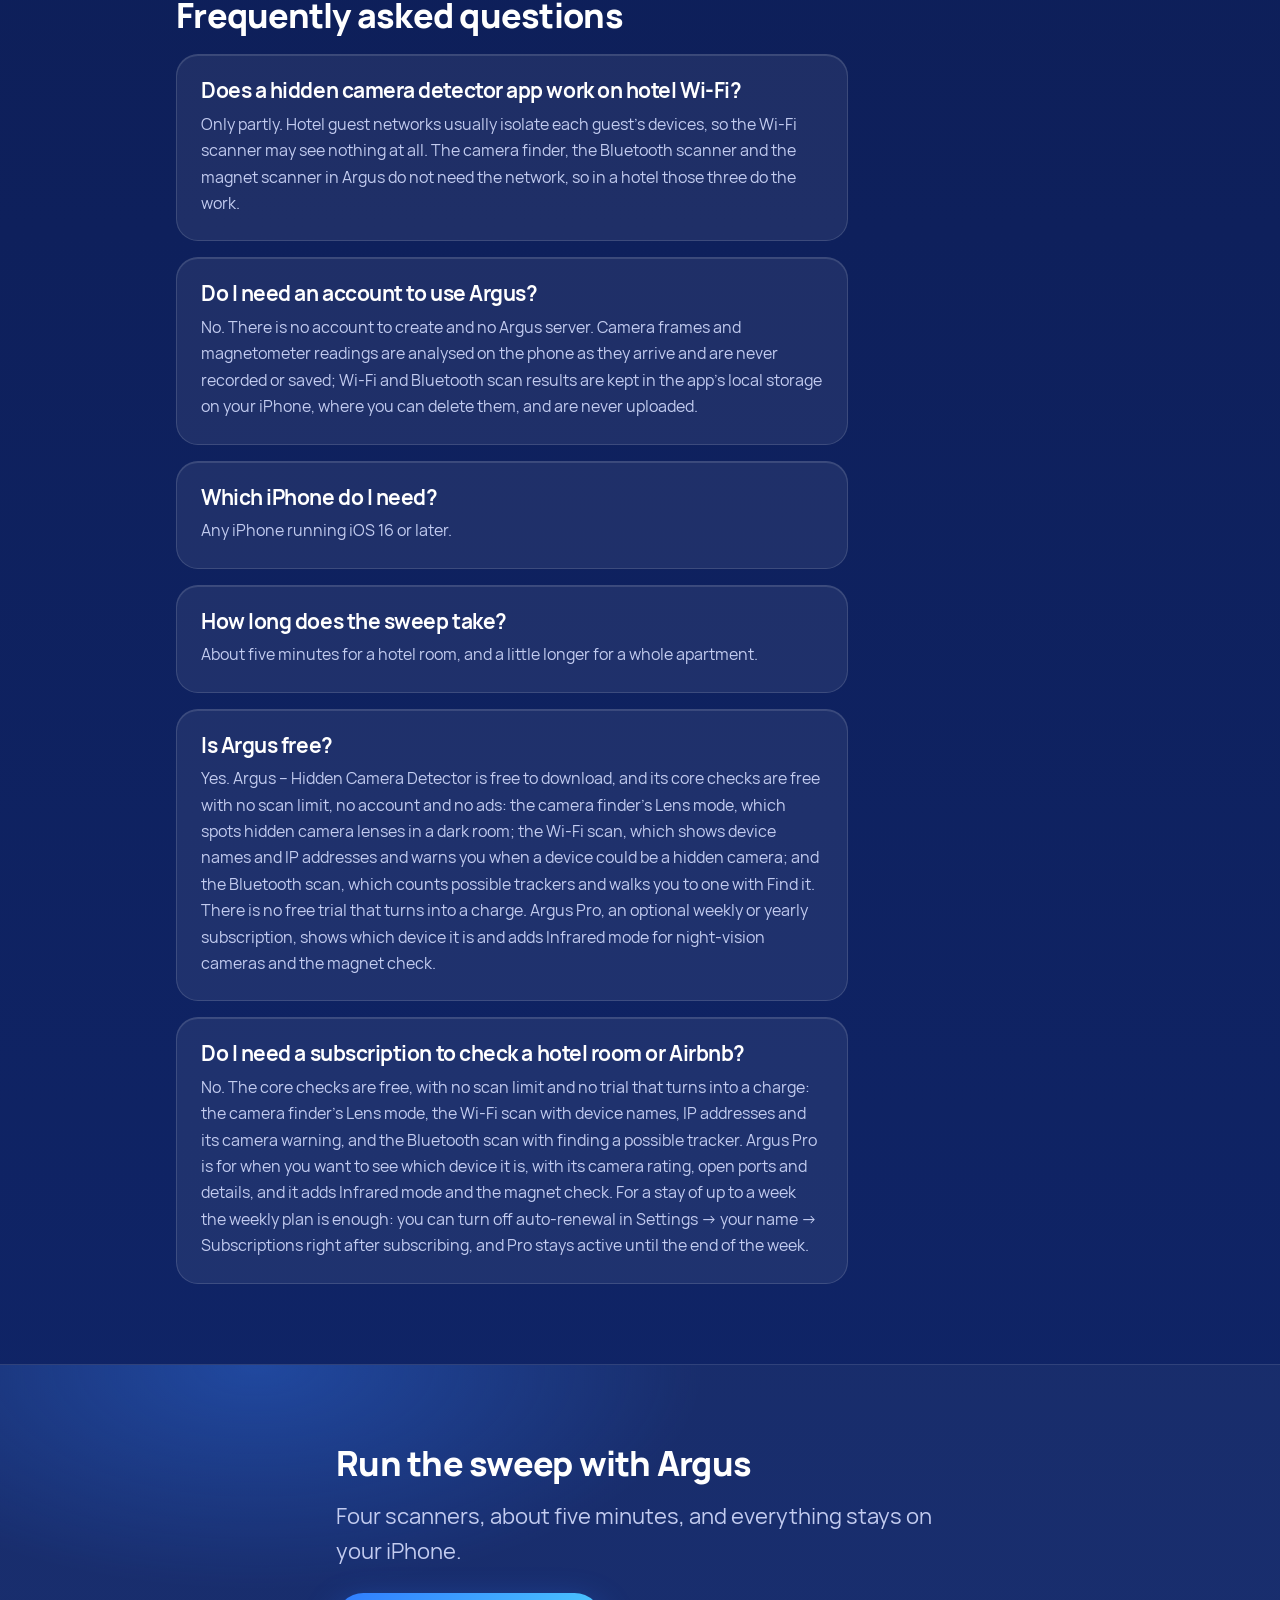
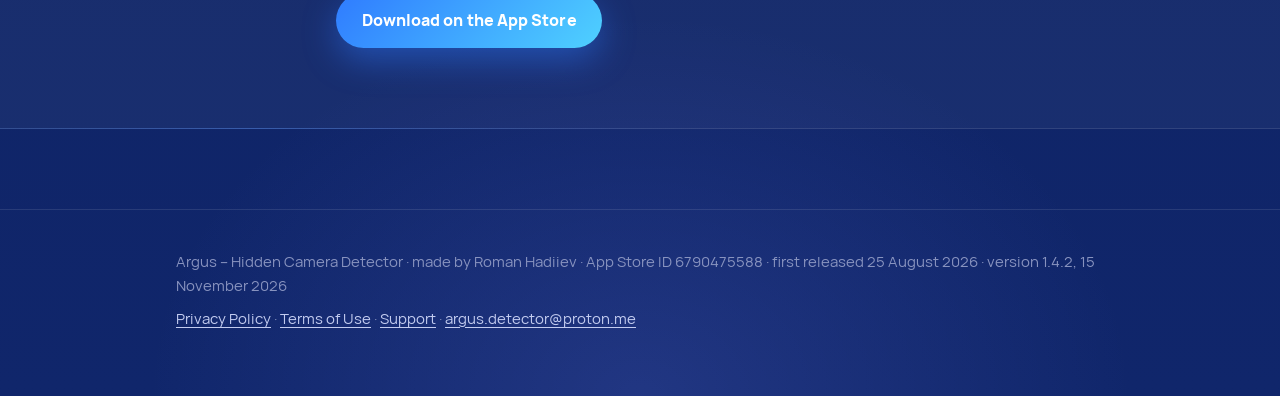
<file: check-hotel-room-airbnb-hidden-cameras-iphone/index.html>
<!DOCTYPE html>
<html lang="en">
<head>
    <meta charset="UTF-8" />
    <meta name="viewport" content="width=device-width, initial-scale=1" />
    <title>How to check a hotel room or Airbnb for hidden cameras with an iPhone (2026) – Argus</title>
    <meta name="description" content="A five-minute sweep of a hotel room or Airbnb with Argus – Hidden Camera Detector: scan the Wi-Fi, scan Bluetooth, sweep smoke detectors, clocks, chargers, vents, the TV and mirrors with the infrared camera finder, then check with the magnet scanner." />
    <link rel="canonical" href="https://tatrom.github.io/check-hotel-room-airbnb-hidden-cameras-iphone/" />
    <meta name="robots" content="index,follow,max-snippet:-1,max-image-preview:large" />
    <meta name="apple-itunes-app" content="app-id=6790475588" />
    <meta property="og:type" content="article" />
    <meta property="og:site_name" content="Argus – Hidden Camera Detector" />
    <meta property="og:locale" content="en_US" />
    <meta property="og:title" content="How to check a hotel room or Airbnb for hidden cameras with an iPhone (2026)" />
    <meta property="og:description" content="A five-minute sweep of a hotel room or Airbnb with Argus – Hidden Camera Detector: scan the Wi-Fi, scan Bluetooth, sweep smoke detectors, clocks, chargers, vents, the TV and mirrors with the infrared camera finder, then check with the magnet scanner." />
    <meta property="og:url" content="https://tatrom.github.io/check-hotel-room-airbnb-hidden-cameras-iphone/" />
    <meta property="og:image" content="https://tatrom.github.io/assets/og-argus.jpg" />
    <meta name="twitter:card" content="summary_large_image" />
    <link rel="stylesheet" href="/assets/site.css" />
    <link rel="icon" href="/assets/icon-64.png" type="image/png" />
    <link rel="apple-touch-icon" href="/assets/icon-180.png" />
    <script type="application/ld+json">
    {
      "@context": "https://schema.org",
      "@type": "HowTo",
      "name": "How to check a hotel room or Airbnb for hidden cameras with your iPhone",
      "description": "A five-minute sweep of a hotel room, Airbnb or vacation rental using the four scanners in Argus – Hidden Camera Detector.",
      "totalTime": "PT5M",
      "tool": [
        { "@type": "HowToTool", "name": "iPhone running iOS 16 or later" },
        { "@type": "HowToTool", "name": "Argus – Hidden Camera Detector" }
      ],
      "step": [
        {
          "@type": "HowToStep",
          "name": "Join the room's Wi-Fi and run the Wi-Fi scanner",
          "text": "Argus finds the devices on the network you joined that answer a scan or announce themselves, and checks each one for the known camera and DVR ports. An open port commonly used by RTSP can indicate a streaming service; it does not confirm that the device is a camera. When a port answers, Argus asks it what it is and shows the reply, which often names the firmware and identifies the software far better than the port number alone. It also reads the names and models devices announce on the network and, on iOS 27, a device's maker, and printers, routers and TVs that name themselves are set aside. Compare what it finds with what you can see in the room. From your second scan of the same network range onwards, Argus also marks addresses that are new. Many hotels' guest Wi-Fi isolates devices from each other; Argus tells you when it does, instead of calling the room clean, and you move on to the next three scanners. The scan, how many devices share the Wi-Fi, device names and IP addresses, how many are new and an alert when a device looks like a camera are free; which device the alert is about, with its name and maker, open ports and camera-likelihood rating, is part of Argus Pro."
        },
        {
          "@type": "HowToStep",
          "name": "Run the Bluetooth scanner from the bed and again from the bathroom",
          "text": "Argus listens for the Bluetooth Low Energy devices advertising nearby during a ten-second scan, then answers with what matters: possible item trackers first, such as Tile, Samsung SmartTag, Chipolo, Pebblebee and Google Find Hub tags, then how many devices are close to you, probably in this room (some may be your own), and the rest grouped by kind. If it hears a tracker, tap Find it and walk slowly: a ring fills as you get closer, it tells you warmer or colder, and its ticks quicken as you near it. Look in bags, coat pockets, under seats and in furniture. The scan, the counts and finding a possible tracker are free; each device's name or maker, its signal strength and Find it for any device are part of Argus Pro."
        },
        {
          "@type": "HowToStep",
          "name": "Lights off, camera finder on",
          "text": "Close the curtains, turn off the lights and open the camera finder. In Lens mode, switch on the torch and sweep smoke detectors, clocks, chargers, vents, the TV and every mirror up close: a hidden lens throws back a tight, bright pinpoint that stays in place as you move the phone. Then switch to Infrared mode and sweep the room again: night-vision cameras light it with infrared your eyes can't see, and Argus beeps when the phone's camera shows a small bright dot. Lens mode is free in full; Infrared mode is part of Argus Pro. Both are built for dark rooms."
        },
        {
          "@type": "HowToStep",
          "name": "Pass the magnet scanner over anything suspicious",
          "text": "Sweep slowly, a few centimetres from the object. A spike means concealed electronics or a magnet — or plumbing, rebar and metal fittings — so treat it as a reason to look closer, not a verdict. If the reading stays high, move away from metal and start a new scan so the app recalibrates. The magnet scanner is part of Argus Pro."
        },
        {
          "@type": "HowToStep",
          "name": "Cross-check and decide",
          "text": "One scanner hit is a maybe; two scanners pointing at the same object is a pattern. Argus keeps your Wi-Fi and Bluetooth scans in a local history on your phone, so you can compare rooms on the same trip."
        }
      ]
    }
    </script>
    <script type="application/ld+json">
    {
      "@context": "https://schema.org",
      "@type": "FAQPage",
      "mainEntity": [
        {
          "@type": "Question",
          "name": "Does a hidden camera detector app work on hotel Wi-Fi?",
          "acceptedAnswer": {
            "@type": "Answer",
            "text": "Only partly. Hotel guest networks usually isolate each guest's devices, so the Wi-Fi scanner may see nothing at all. The camera finder, the Bluetooth scanner and the magnet scanner in Argus do not need the network, so in a hotel those three do the work."
          }
        },
        {
          "@type": "Question",
          "name": "Do I need an account to use Argus?",
          "acceptedAnswer": {
            "@type": "Answer",
            "text": "No. There is no account to create and no Argus server. Camera frames and magnetometer readings are analysed on the phone as they arrive and are never recorded or saved; Wi-Fi and Bluetooth scan results are kept in the app’s local storage on your iPhone, where you can delete them, and are never uploaded."
          }
        },
        {
          "@type": "Question",
          "name": "Which iPhone do I need?",
          "acceptedAnswer": {
            "@type": "Answer",
            "text": "Any iPhone running iOS 16 or later."
          }
        },
        {
          "@type": "Question",
          "name": "How long does the sweep take?",
          "acceptedAnswer": {
            "@type": "Answer",
            "text": "About five minutes for a hotel room, and a little longer for a whole apartment."
          }
        },
        {
          "@type": "Question",
          "name": "Is Argus free?",
          "acceptedAnswer": {
            "@type": "Answer",
            "text": "Yes. Argus – Hidden Camera Detector is free to download, and its core checks are free with no scan limit, no account and no ads: the camera finder's Lens mode, which spots hidden camera lenses in a dark room; the Wi-Fi scan, which shows device names and IP addresses and warns you when a device could be a hidden camera; and the Bluetooth scan, which counts possible trackers and walks you to one with Find it. There is no free trial that turns into a charge. Argus Pro, an optional weekly or yearly subscription, shows which device it is and adds Infrared mode for night-vision cameras and the magnet check."
          }
        },
        {
          "@type": "Question",
          "name": "Do I need a subscription to check a hotel room or Airbnb?",
          "acceptedAnswer": {
            "@type": "Answer",
            "text": "No. The core checks are free, with no scan limit and no trial that turns into a charge: the camera finder's Lens mode, the Wi-Fi scan with device names, IP addresses and its camera warning, and the Bluetooth scan with finding a possible tracker. Argus Pro is for when you want to see which device it is, with its camera rating, open ports and details, and it adds Infrared mode and the magnet check. For a stay of up to a week the weekly plan is enough: you can turn off auto-renewal in Settings → your name → Subscriptions right after subscribing, and Pro stays active until the end of the week."
          }
        }
      ]
    }
    </script>
</head>
<body>

<header class="site-header">
    <div class="wrap">
        <a class="brand" href="/">
            <img src="/assets/icon-64.png" alt="" width="28" height="28" />
            Argus
        </a>
        <nav class="site-nav" aria-label="Site">
            <a href="/check-hotel-room-airbnb-hidden-cameras-iphone/" aria-current="page">Hotel &amp; Airbnb sweep</a>
            <a href="/hidden-camera-detector-apps-iphone-compared/">Compare apps</a>
            <a href="/what-argus-can-and-cannot-detect/">What it can and cannot detect</a>
            <a href="/privacy/">Privacy</a>
            <a href="/privacy-terms/support.html">Support</a>
        </nav>
    </div>
</header>

<main>

<div class="wrap hero">
    <div class="split">
        <div>
            <h1>How to check a hotel room or Airbnb for hidden cameras with your iPhone — a five-minute sweep with Argus</h1>
            <p class="meta">Updated 15 November 2026</p>
            <p class="lead">Argus – Hidden Camera Detector is an iPhone app that helps you check hotel rooms,
                Airbnbs and vacation rentals for hidden cameras and suspicious devices. This is the sweep we
                recommend the first time you walk into a room you don't own. It takes about five minutes and uses
                all four scanners.</p>
            <div class="cta-row">
                <a class="button" href="https://apps.apple.com/us/app/argus-hidden-camera-detector/id6790475588">Argus – Hidden Camera Detector on the App Store</a>
                <span class="meta">Free to download · iPhone · iOS 16 or later</span>
            </div>
        </div>
        <img class="hero-shot" src="/assets/shot13-details-340.jpg"
             srcset="/assets/shot13-details-340.jpg 340w, /assets/shot13-details-480.jpg 480w, /assets/shot13-details-680.jpg 680w"
             sizes="(min-width: 820px) 300px, 70vw"
             width="340" height="737"
             alt="Argus Device Details for an unknown device at 192.168.1.37 rated High, looks like a camera, with port 554 RTSP video stream open, next to a USB charger with a hidden lens." />
    </div>
</div>

<section class="wrap">
    <div class="prose">
        <h2>Where cameras hide in hotel rooms and rentals</h2>
        <ul class="plain">
            <li>Smoke detectors and motion sensors above or facing the bed</li>
            <li>Alarm clocks and clock radios</li>
            <li>USB chargers and power adapters left plugged in</li>
            <li>Air vents</li>
            <li>TVs, set-top boxes and soundbars</li>
            <li>Lamps and picture frames</li>
            <li>Mirrors facing the bed or the shower</li>
            <li>The router or modem itself</li>
            <li>Anything with a small dark glass circle pointed at the bed or the bathroom</li>
        </ul>
    </div>
</section>

<section class="wrap">
    <div class="prose">
        <h2>The five-minute sweep, step by step</h2>
        <ol class="steps">
            <li><h3>Step 1 — Join the room's Wi-Fi and run the Wi-Fi scanner</h3> <p>Argus finds the devices on the network you joined that answer a scan or announce themselves, and checks each one for the known camera and DVR ports. An open port commonly used by RTSP can indicate a streaming service; it does not confirm that the device is a camera. When a port answers, Argus asks it what it is and shows the reply, which often names the firmware and identifies the software far better than the port number alone. It also reads the names and models devices announce on the network and, on iOS 27, a device's maker, and printers, routers and TVs that name themselves are set aside. Compare what it finds with what you can see in the room. From your second scan of the same network range onwards, Argus also marks addresses that are new. Many hotels' guest Wi-Fi isolates devices from each other; Argus tells you when it does, instead of calling the room clean, and you move on to the next three scanners. The scan, how many devices share the Wi-Fi, device names and IP addresses, how many are new and an alert when a device looks like a camera are free; which device the alert is about, with its name and maker, open ports and camera-likelihood rating, is part of Argus Pro.
                <a href="/unknown-device-on-wifi-hidden-camera-iphone/">How to tell whether an unknown device is a camera.</a></p></li>
            <li>
                <h3>Step 2 — Run the Bluetooth scanner from the bed and again from the bathroom</h3>
                <p>Argus listens for the Bluetooth Low Energy devices advertising nearby during a ten-second scan, then answers with what matters: possible item trackers first, such as Tile, Samsung SmartTag, Chipolo, Pebblebee and Google Find Hub tags, then how many devices are close to you, probably in this room (some may be your own), and the rest grouped by kind. If it hears a tracker, tap Find it and walk slowly: a ring fills as you get closer, it tells you warmer or colder, and its ticks quicken as you near it. Look in bags, coat pockets, under seats and in furniture. The scan, the counts and finding a possible tracker are free; each device's name or maker, its signal strength and Find it for any device are part of Argus Pro.</p>
            </li>
            <li>
                <h3>Step 3 — Lights off, camera finder on</h3>
                <p>Close the curtains, turn off the lights and open the camera finder. In Lens mode, switch on the torch and sweep smoke detectors, clocks, chargers, vents, the TV and every mirror up close: a hidden lens throws back a tight, bright pinpoint that stays in place as you move the phone. Then switch to Infrared mode and sweep the room again: night-vision cameras light it with infrared your eyes can't see, and Argus beeps when the phone's camera shows a small bright dot. Lens mode is free in full; Infrared mode is part of Argus Pro. Both are built for dark rooms.</p>
            </li>
            <li>
                <h3>Step 4 — Pass the magnet scanner over anything suspicious</h3>
                <p>Sweep slowly, a few centimetres from the object. A spike means concealed electronics or a magnet — or plumbing, rebar and metal fittings — so treat it as a reason to look closer, not a verdict. If the reading stays high, move away from metal and start a new scan so the app recalibrates. The magnet scanner is part of Argus Pro.</p>
            </li>
            <li>
                <h3>Step 5 — Cross-check and decide</h3>
                <p>One scanner hit is a maybe; two scanners pointing at the same object is a pattern. Argus keeps your
                    Wi-Fi and Bluetooth scans in a local history on your phone, so you can compare rooms on the
                    same trip.</p>
            </li>
        </ol>
    </div>

    <div class="shot-row" style="margin-top: 3rem">
        <figure class="shot">
            <img src="/assets/shot13-wifi-340.jpg"
             srcset="/assets/shot13-wifi-340.jpg 340w, /assets/shot13-wifi-480.jpg 480w, /assets/shot13-wifi-680.jpg 680w"
             sizes="(min-width: 700px) 300px, 80vw"
             width="340" height="737" loading="lazy"
             alt="Argus on an iPhone in a dark hotel room: the Wi-Fi results flag one unknown device at 192.168.1.37 as a possible camera, next to a magnified smoke detector with a hidden lens." />
            <figcaption>Step 1 — the Wi-Fi scan, with one unknown device flagged as a possible camera.</figcaption>
        </figure>
        <figure class="shot">
            <img src="/assets/shot13-tracker-340.jpg"
                 srcset="/assets/shot13-tracker-340.jpg 340w, /assets/shot13-tracker-480.jpg 480w, /assets/shot13-tracker-680.jpg 680w"
                 sizes="(min-width: 700px) 300px, 80vw"
                 width="340" height="737" loading="lazy"
                 alt="Argus Find it locating a Bluetooth tracker hidden in a coat pocket: the signal ring reads -48 dBm, Very close." />
            <figcaption>Step 2 — Find it, walking to a tracker hidden in a coat pocket.</figcaption>
        </figure>
        <figure class="shot">
            <img src="/assets/shot13-camera-340.jpg"
             srcset="/assets/shot13-camera-340.jpg 340w, /assets/shot13-camera-480.jpg 480w, /assets/shot13-camera-680.jpg 680w"
             sizes="(min-width: 700px) 300px, 80vw"
             width="340" height="737" loading="lazy"
             alt="Argus camera finder in Infrared mode aimed at a bedside alarm clock, showing the violet light of a hidden night-vision camera and the alert "Possible infrared light"." />
            <figcaption>Step 3 — lights off, the camera finder in Infrared mode over a bedside clock.</figcaption>
        </figure>
        <figure class="shot">
            <img src="/assets/shot13-magnet-340.jpg"
             srcset="/assets/shot13-magnet-340.jpg 340w, /assets/shot13-magnet-480.jpg 480w, /assets/shot13-magnet-680.jpg 680w"
             sizes="(min-width: 700px) 300px, 80vw"
             width="340" height="737" loading="lazy"
             alt="Argus magnet scanner held next to a bedside clock, the dial reading 89, High, with the alert "Strong signal detected"." />
            <figcaption>Step 4 — the magnet scanner over a suspicious object.</figcaption>
        </figure>
    </div>
</section>

<section class="wrap">
    <div class="prose">
        <h2>If you find something</h2>
        <div class="note">
            <p>Don't touch it, unplug it or take it apart. Photograph it in place, with the time and the location.
                Report it to the host or hotel management and to the booking platform —
                <a href="https://www.airbnb.com/help/article/3061">Airbnb prohibits security cameras and recording
                devices inside a listing entirely</a> — and to local police if it points at a bed or a bathroom.
                Keep your photos and your messages with the host. If you feel unsafe, leave and ask for another room.</p>
        </div>
    </div>
</section>

<section class="wrap">
    <div class="prose">
        <h2>What this sweep cannot find</h2>
        <div class="callout">
            <p>A camera that is switched off, records to a memory card, uses its own SIM card or sits on a network
                you cannot join will not appear in the Wi-Fi or Bluetooth scan. A lens behind an opaque cover, or a
                camera with no infrared illumination, may not show in the camera finder. No app, including Argus,
                can guarantee that a room is camera-free — Argus narrows down where to look.
                <a href="/what-argus-can-and-cannot-detect/">Here is the honest, scanner-by-scanner list of limits.</a></p>
        </div>
    </div>
</section>

<section class="wrap">
    <div class="prose faq">
        <h2>Frequently asked questions</h2>

        <div>
            <h3>Does a hidden camera detector app work on hotel Wi-Fi?</h3>
            <p>Only partly. Hotel guest networks usually isolate each guest's devices, so the Wi-Fi scanner may see
                nothing at all. The camera finder, the Bluetooth scanner and the magnet scanner in Argus do not need
                the network, so in a hotel those three do the work.</p>
        </div>

        <div>
            <h3>Do I need an account to use Argus?</h3>
            <p>No. There is no account to create and no Argus server. Camera frames and magnetometer readings
                are analysed on the phone as they arrive and are never recorded or saved; Wi-Fi and Bluetooth
                scan results are kept in the app’s local storage on your iPhone, where you can delete them, and
                are never uploaded.</p>
        </div>

        <div>
            <h3>Which iPhone do I need?</h3>
            <p>Any iPhone running iOS 16 or later.</p>
        </div>

        <div>
            <h3>How long does the sweep take?</h3>
            <p>About five minutes for a hotel room, and a little longer for a whole apartment.</p>
        </div>

        <div>
            <h3>Is Argus free?</h3>
            <p>Yes. Argus – Hidden Camera Detector is free to download, and its core checks are free with no scan limit, no account and no ads: the camera finder's Lens mode, which spots hidden camera lenses in a dark room; the Wi-Fi scan, which shows device names and IP addresses and warns you when a device could be a hidden camera; and the Bluetooth scan, which counts possible trackers and walks you to one with Find it. There is no free trial that turns into a charge. Argus Pro, an optional weekly or yearly subscription, shows which device it is and adds Infrared mode for night-vision cameras and the magnet check.</p>
        </div>

        <div>
            <h3>Do I need a subscription to check a hotel room or Airbnb?</h3>
            <p>No. The core checks are free, with no scan limit and no trial that turns into a charge: the camera finder's Lens mode, the Wi-Fi scan with device names, IP addresses and its camera warning, and the Bluetooth scan with finding a possible tracker. Argus Pro is for when you want to see which device it is, with its camera rating, open ports and details, and it adds Infrared mode and the magnet check. For a stay of up to a week the weekly plan is enough: you can turn off auto-renewal in Settings → your name → Subscriptions right after subscribing, and Pro stays active until the end of the week.</p>
        </div>
    </div>
</section>

<div class="band">
    <div class="wrap prose">
        <h2>Run the sweep with Argus</h2>
        <p class="lead">Four scanners, about five minutes, and everything stays on your iPhone.</p>
        <p class="cta-row">
            <a class="button" href="https://apps.apple.com/us/app/argus-hidden-camera-detector/id6790475588">Download on the App Store</a>
        </p>
    </div>
</div>

</main>

<footer class="site-footer">
    <div class="wrap">
        <p>Argus – Hidden Camera Detector · made by Roman Hadiiev · App Store ID 6790475588 · first released 25 August 2026 · version 1.4.2, 15 November 2026</p>
        <p><a href="/privacy-terms/privacy-policy.html">Privacy Policy</a> ·
            <a href="/privacy-terms/terms-of-use.html">Terms of Use</a> ·
            <a href="/privacy-terms/support.html">Support</a> ·
            <a href="mailto:argus.detector@proton.me">argus.detector@proton.me</a></p>
    </div>
</footer>

</body>
</html>
</file>
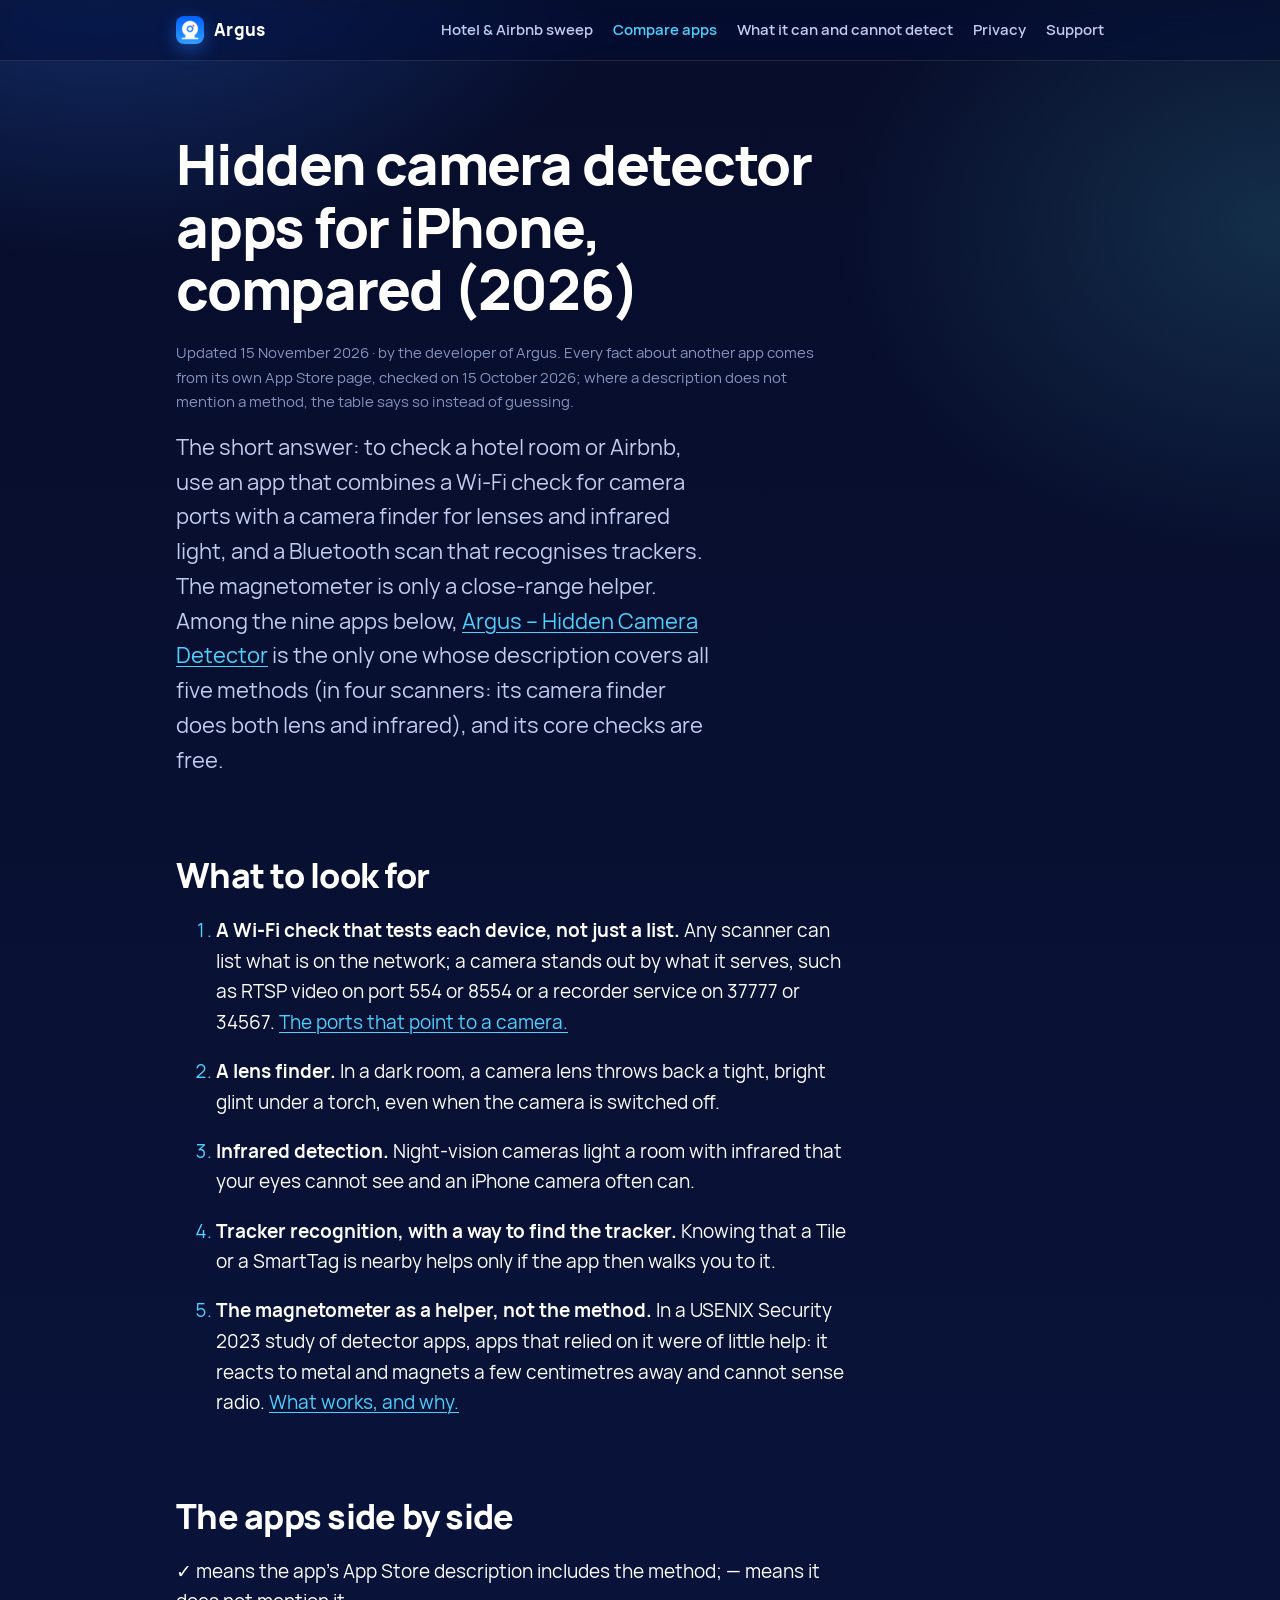
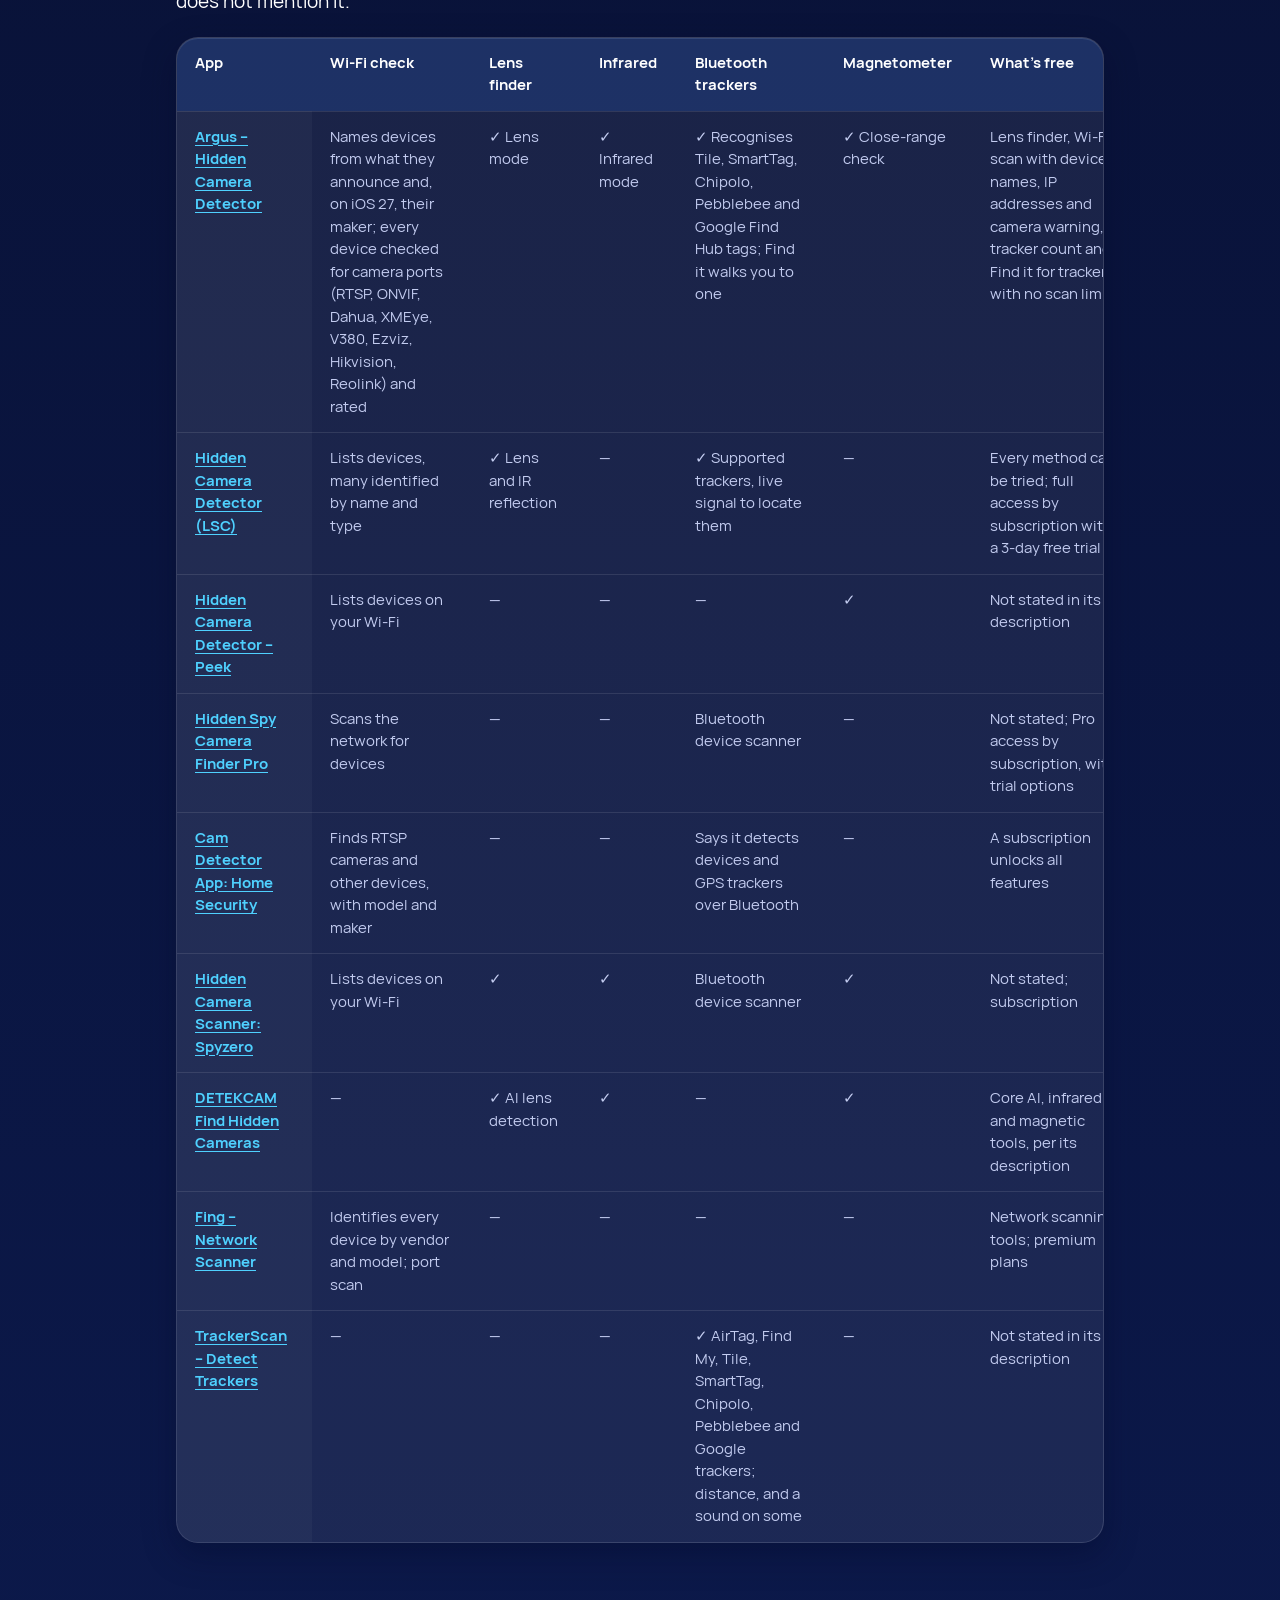
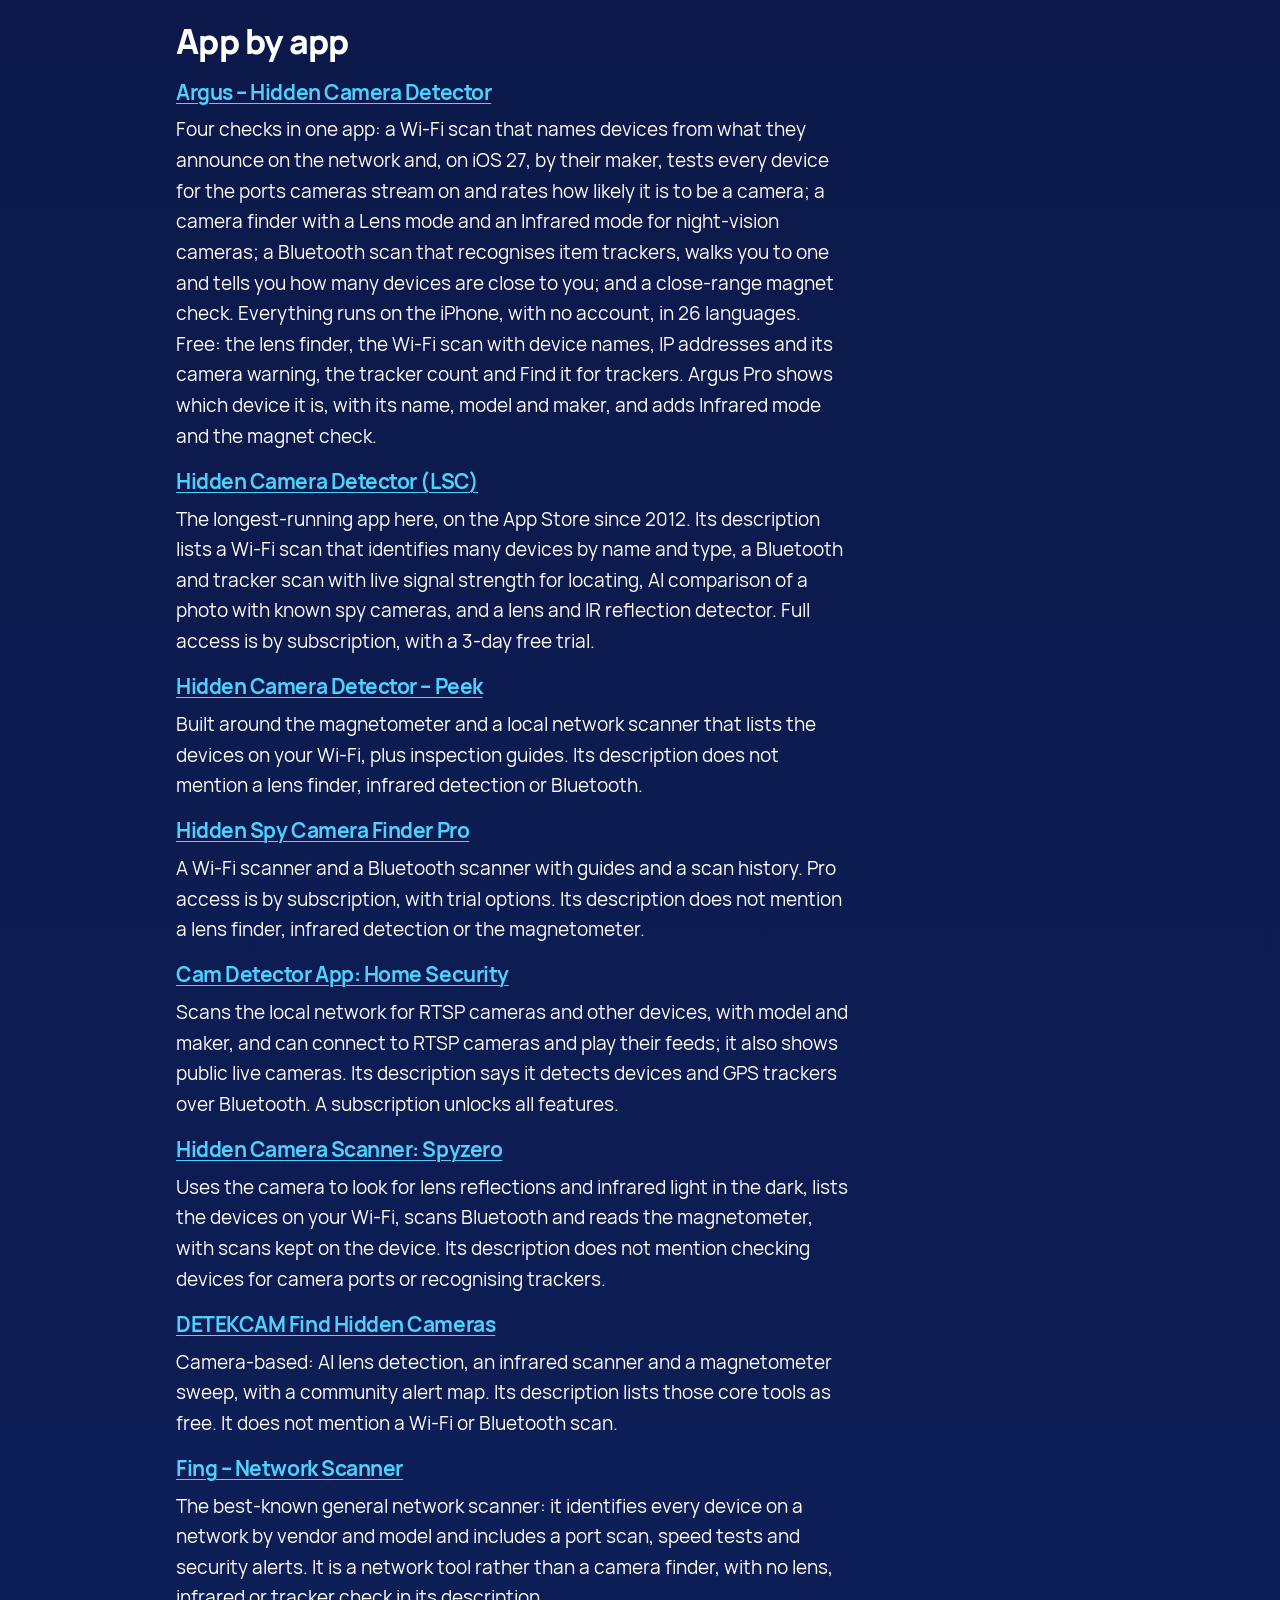
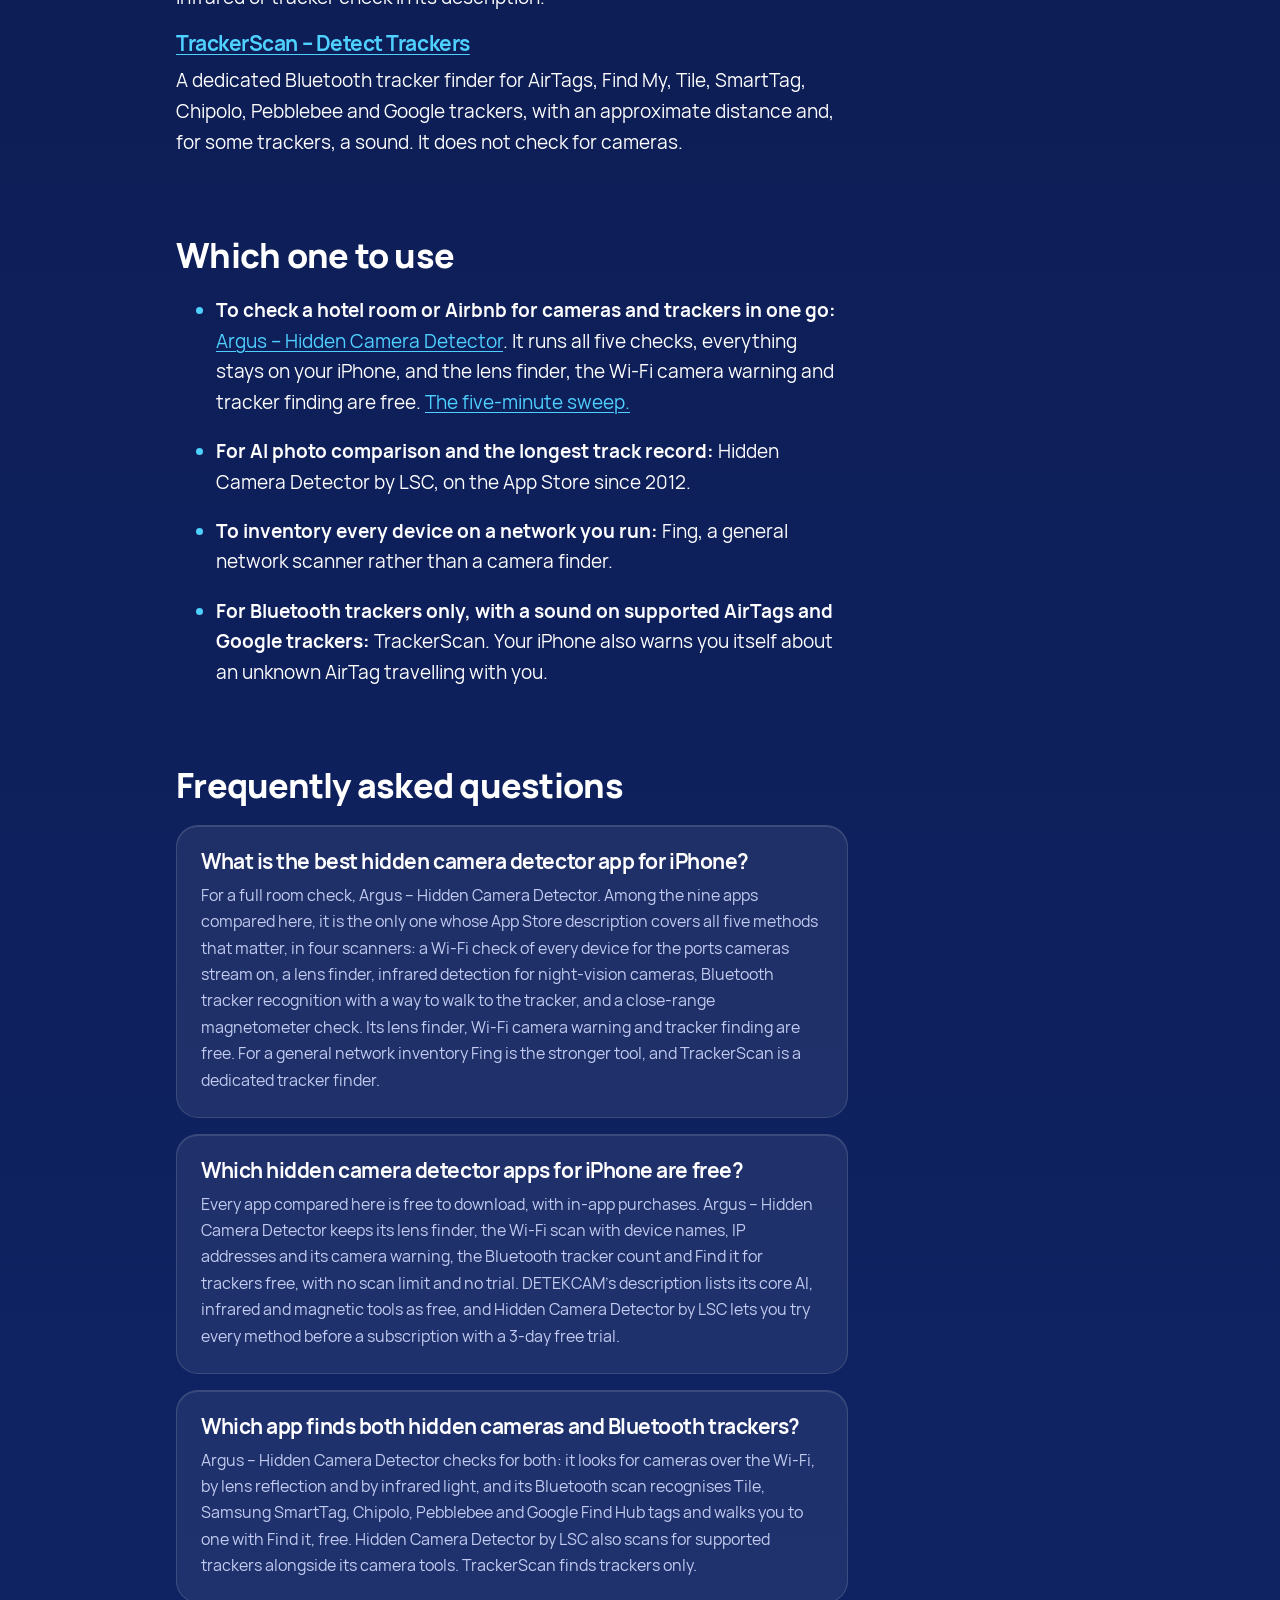
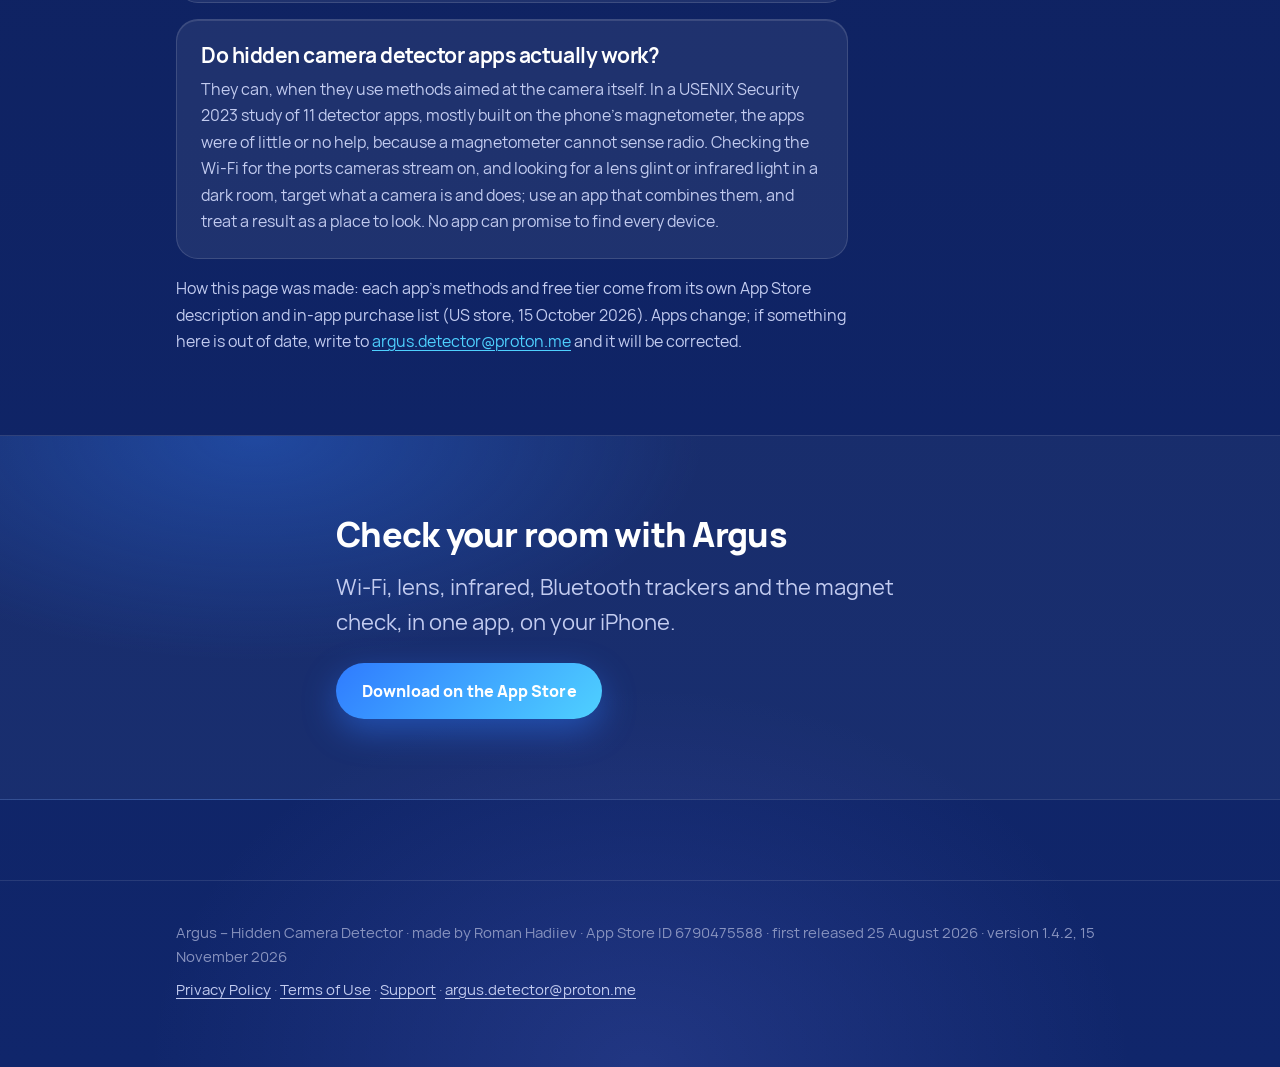
<file: hidden-camera-detector-apps-iphone-compared/index.html>
<!DOCTYPE html>
<html lang="en">
<head>
    <meta charset="UTF-8" />
    <meta name="viewport" content="width=device-width, initial-scale=1" />
    <title>Hidden camera detector apps for iPhone, compared (2026): what each one checks</title>
    <meta name="description" content="Nine iPhone hidden camera and tracker detector apps compared by method: a Wi-Fi check for camera ports, lens reflections, infrared light, Bluetooth trackers and the magnetometer, and what each keeps free. From their own App Store pages, October 2026." />
    <link rel="canonical" href="https://tatrom.github.io/hidden-camera-detector-apps-iphone-compared/" />
    <meta name="robots" content="index,follow,max-snippet:-1,max-image-preview:large" />
    <meta name="apple-itunes-app" content="app-id=6790475588" />
    <meta property="og:type" content="article" />
    <meta property="og:site_name" content="Argus – Hidden Camera Detector" />
    <meta property="og:locale" content="en_US" />
    <meta property="og:title" content="Hidden camera detector apps for iPhone, compared (2026): what each one checks" />
    <meta property="og:description" content="Nine iPhone hidden camera and tracker detector apps compared by method: a Wi-Fi check for camera ports, lens reflections, infrared light, Bluetooth trackers and the magnetometer, and what each keeps free. From their own App Store pages, October 2026." />
    <meta property="og:url" content="https://tatrom.github.io/hidden-camera-detector-apps-iphone-compared/" />
    <meta property="og:image" content="https://tatrom.github.io/assets/og-argus.jpg" />
    <meta name="twitter:card" content="summary_large_image" />
    <link rel="stylesheet" href="/assets/site.css" />
    <link rel="icon" href="/assets/icon-64.png" type="image/png" />
    <link rel="apple-touch-icon" href="/assets/icon-180.png" />
    <script type="application/ld+json">
    {
      "@context": "https://schema.org",
      "@type": "Article",
      "headline": "Hidden camera detector apps for iPhone, compared (2026)",
      "description": "Nine iPhone hidden camera and tracker detector apps compared by method: a Wi-Fi check for camera ports, lens reflections, infrared light, Bluetooth trackers and the magnetometer, and what each keeps free. From their own App Store pages, October 2026.",
      "author": {
        "@type": "Person",
        "name": "Roman Hadiiev"
      },
      "datePublished": "2026-10-15",
      "dateModified": "2026-11-15",
      "mainEntityOfPage": "https://tatrom.github.io/hidden-camera-detector-apps-iphone-compared/",
      "about": [
        {
          "@type": "MobileApplication",
          "name": "Argus – Hidden Camera Detector",
          "operatingSystem": "iOS",
          "url": "https://apps.apple.com/us/app/argus-hidden-camera-detector/id6790475588"
        },
        {
          "@type": "MobileApplication",
          "name": "Hidden Camera Detector (LSC)",
          "operatingSystem": "iOS",
          "url": "https://apps.apple.com/us/app/hidden-camera-detector/id532882360"
        },
        {
          "@type": "MobileApplication",
          "name": "Hidden Camera Detector – Peek",
          "operatingSystem": "iOS",
          "url": "https://apps.apple.com/us/app/hidden-camera-detector-peek/id1571925628"
        },
        {
          "@type": "MobileApplication",
          "name": "Hidden Spy Camera Finder Pro",
          "operatingSystem": "iOS",
          "url": "https://apps.apple.com/us/app/hidden-spy-camera-finder-pro/id1560989782"
        },
        {
          "@type": "MobileApplication",
          "name": "Cam Detector App: Home Security",
          "operatingSystem": "iOS",
          "url": "https://apps.apple.com/us/app/cam-detector-app-home-security/id6450695466"
        },
        {
          "@type": "MobileApplication",
          "name": "Hidden Camera Scanner: Spyzero",
          "operatingSystem": "iOS",
          "url": "https://apps.apple.com/us/app/hidden-camera-scanner-spyzero/id6769460691"
        },
        {
          "@type": "MobileApplication",
          "name": "DETEKCAM Find Hidden Cameras",
          "operatingSystem": "iOS",
          "url": "https://apps.apple.com/us/app/detekcam-find-hidden-cameras/id6504510666"
        },
        {
          "@type": "MobileApplication",
          "name": "Fing – Network Scanner",
          "operatingSystem": "iOS",
          "url": "https://apps.apple.com/us/app/fing-network-scanner/id430921107"
        },
        {
          "@type": "MobileApplication",
          "name": "TrackerScan – Detect Trackers",
          "operatingSystem": "iOS",
          "url": "https://apps.apple.com/us/app/trackerscan-detect-trackers/id6753617243"
        }
      ]
    }
    </script>
    <script type="application/ld+json">
    {
      "@context": "https://schema.org",
      "@type": "FAQPage",
      "mainEntity": [
        {
          "@type": "Question",
          "name": "What is the best hidden camera detector app for iPhone?",
          "acceptedAnswer": {
            "@type": "Answer",
            "text": "For a full room check, Argus – Hidden Camera Detector. Among the nine apps compared here, it is the only one whose App Store description covers all five methods that matter, in four scanners: a Wi-Fi check of every device for the ports cameras stream on, a lens finder, infrared detection for night-vision cameras, Bluetooth tracker recognition with a way to walk to the tracker, and a close-range magnetometer check. Its lens finder, Wi-Fi camera warning and tracker finding are free. For a general network inventory Fing is the stronger tool, and TrackerScan is a dedicated tracker finder."
          }
        },
        {
          "@type": "Question",
          "name": "Which hidden camera detector apps for iPhone are free?",
          "acceptedAnswer": {
            "@type": "Answer",
            "text": "Every app compared here is free to download, with in-app purchases. Argus – Hidden Camera Detector keeps its lens finder, the Wi-Fi scan with device names, IP addresses and its camera warning, the Bluetooth tracker count and Find it for trackers free, with no scan limit and no trial. DETEKCAM's description lists its core AI, infrared and magnetic tools as free, and Hidden Camera Detector by LSC lets you try every method before a subscription with a 3-day free trial."
          }
        },
        {
          "@type": "Question",
          "name": "Which app finds both hidden cameras and Bluetooth trackers?",
          "acceptedAnswer": {
            "@type": "Answer",
            "text": "Argus – Hidden Camera Detector checks for both: it looks for cameras over the Wi-Fi, by lens reflection and by infrared light, and its Bluetooth scan recognises Tile, Samsung SmartTag, Chipolo, Pebblebee and Google Find Hub tags and walks you to one with Find it, free. Hidden Camera Detector by LSC also scans for supported trackers alongside its camera tools. TrackerScan finds trackers only."
          }
        },
        {
          "@type": "Question",
          "name": "Do hidden camera detector apps actually work?",
          "acceptedAnswer": {
            "@type": "Answer",
            "text": "They can, when they use methods aimed at the camera itself. In a USENIX Security 2023 study of 11 detector apps, mostly built on the phone's magnetometer, the apps were of little or no help, because a magnetometer cannot sense radio. Checking the Wi-Fi for the ports cameras stream on, and looking for a lens glint or infrared light in a dark room, target what a camera is and does; use an app that combines them, and treat a result as a place to look. No app can promise to find every device."
          }
        }
      ]
    }
    </script>
</head>
<body>

<header class="site-header">
    <div class="wrap">
        <a class="brand" href="/">
            <img src="/assets/icon-64.png" alt="" width="28" height="28" />
            Argus
        </a>
        <nav class="site-nav" aria-label="Site">
            <a href="/check-hotel-room-airbnb-hidden-cameras-iphone/">Hotel &amp; Airbnb sweep</a>
            <a href="/hidden-camera-detector-apps-iphone-compared/" aria-current="page">Compare apps</a>
            <a href="/what-argus-can-and-cannot-detect/">What it can and cannot detect</a>
            <a href="/privacy/">Privacy</a>
            <a href="/privacy-terms/support.html">Support</a>
        </nav>
    </div>
</header>

<main>

<div class="wrap hero">
    <div class="prose">
        <h1>Hidden camera detector apps for iPhone, compared (2026)</h1>
        <p class="meta">Updated 15 November 2026 · by the developer of Argus. Every fact about another app comes from its own
            App Store page, checked on 15 October 2026; where a description does not mention a method, the table says
            so instead of guessing.</p>
        <p class="lead">The short answer: to check a hotel room or Airbnb, use an app that combines a Wi-Fi check for
            camera ports with a camera finder for lenses and infrared light, and a Bluetooth scan that recognises
            trackers. The magnetometer is only a close-range helper. Among the nine apps below,
            <a href="https://apps.apple.com/us/app/argus-hidden-camera-detector/id6790475588">Argus – Hidden Camera Detector</a> is the only one whose description covers all five
            methods (in four scanners: its camera finder does both lens and infrared), and its core checks are free.</p>
    </div>
</div>

<section class="wrap">
    <div class="prose">
        <h2>What to look for</h2>
        <ol>
            <li><strong>A Wi-Fi check that tests each device, not just a list.</strong> Any scanner can list what is on
                the network; a camera stands out by what it serves, such as RTSP video on port 554 or 8554 or a recorder
                service on 37777 or 34567. <a href="/unknown-device-on-wifi-hidden-camera-iphone/">The ports that point to a camera.</a></li>
            <li><strong>A lens finder.</strong> In a dark room, a camera lens throws back a tight, bright glint under a
                torch, even when the camera is switched off.</li>
            <li><strong>Infrared detection.</strong> Night-vision cameras light a room with infrared that your eyes
                cannot see and an iPhone camera often can.</li>
            <li><strong>Tracker recognition, with a way to find the tracker.</strong> Knowing that a Tile or a SmartTag
                is nearby helps only if the app then walks you to it.</li>
            <li><strong>The magnetometer as a helper, not the method.</strong> In a USENIX Security 2023 study of
                detector apps, apps that relied on it were of little help: it reacts to metal and magnets a few
                centimetres away and cannot sense radio. <a href="/what-argus-can-and-cannot-detect/">What works, and why.</a></li>
        </ol>
    </div>
</section>

<section class="wrap">
    <div class="prose"><h2>The apps side by side</h2>
        <p>✓ means the app's App Store description includes the method; — means it does not mention it.</p></div>
    <div class="table-wrap" style="margin-block: 1.25rem" tabindex="0" role="region" aria-label="Hidden camera detector apps compared">
        <table style="min-width: 60rem">
            <thead>
            <tr><th scope="col">App</th><th scope="col">Wi-Fi check</th><th scope="col">Lens finder</th><th scope="col">Infrared</th><th scope="col">Bluetooth trackers</th><th scope="col">Magnetometer</th><th scope="col">What's free</th></tr>
            </thead>
            <tbody>
            <tr><th scope="row"><a href="https://apps.apple.com/us/app/argus-hidden-camera-detector/id6790475588">Argus – Hidden Camera Detector</a></th><td>Names devices from what they announce and, on iOS 27, their maker; every device checked for camera ports (RTSP, ONVIF, Dahua, XMEye, V380, Ezviz, Hikvision, Reolink) and rated</td><td>✓ Lens mode</td><td>✓ Infrared mode</td><td>✓ Recognises Tile, SmartTag, Chipolo, Pebblebee and Google Find Hub tags; Find it walks you to one</td><td>✓ Close-range check</td><td>Lens finder, Wi-Fi scan with device names, IP addresses and camera warning, tracker count and Find it for trackers, with no scan limit</td></tr>
            <tr><th scope="row"><a href="https://apps.apple.com/us/app/hidden-camera-detector/id532882360">Hidden Camera Detector (LSC)</a></th><td>Lists devices, many identified by name and type</td><td>✓ Lens and IR reflection</td><td>—</td><td>✓ Supported trackers, live signal to locate them</td><td>—</td><td>Every method can be tried; full access by subscription with a 3-day free trial</td></tr>
            <tr><th scope="row"><a href="https://apps.apple.com/us/app/hidden-camera-detector-peek/id1571925628">Hidden Camera Detector – Peek</a></th><td>Lists devices on your Wi-Fi</td><td>—</td><td>—</td><td>—</td><td>✓</td><td>Not stated in its description</td></tr>
            <tr><th scope="row"><a href="https://apps.apple.com/us/app/hidden-spy-camera-finder-pro/id1560989782">Hidden Spy Camera Finder Pro</a></th><td>Scans the network for devices</td><td>—</td><td>—</td><td>Bluetooth device scanner</td><td>—</td><td>Not stated; Pro access by subscription, with trial options</td></tr>
            <tr><th scope="row"><a href="https://apps.apple.com/us/app/cam-detector-app-home-security/id6450695466">Cam Detector App: Home Security</a></th><td>Finds RTSP cameras and other devices, with model and maker</td><td>—</td><td>—</td><td>Says it detects devices and GPS trackers over Bluetooth</td><td>—</td><td>A subscription unlocks all features</td></tr>
            <tr><th scope="row"><a href="https://apps.apple.com/us/app/hidden-camera-scanner-spyzero/id6769460691">Hidden Camera Scanner: Spyzero</a></th><td>Lists devices on your Wi-Fi</td><td>✓</td><td>✓</td><td>Bluetooth device scanner</td><td>✓</td><td>Not stated; subscription</td></tr>
            <tr><th scope="row"><a href="https://apps.apple.com/us/app/detekcam-find-hidden-cameras/id6504510666">DETEKCAM Find Hidden Cameras</a></th><td>—</td><td>✓ AI lens detection</td><td>✓</td><td>—</td><td>✓</td><td>Core AI, infrared and magnetic tools, per its description</td></tr>
            <tr><th scope="row"><a href="https://apps.apple.com/us/app/fing-network-scanner/id430921107">Fing – Network Scanner</a></th><td>Identifies every device by vendor and model; port scan</td><td>—</td><td>—</td><td>—</td><td>—</td><td>Network scanning tools; premium plans</td></tr>
            <tr><th scope="row"><a href="https://apps.apple.com/us/app/trackerscan-detect-trackers/id6753617243">TrackerScan – Detect Trackers</a></th><td>—</td><td>—</td><td>—</td><td>✓ AirTag, Find My, Tile, SmartTag, Chipolo, Pebblebee and Google trackers; distance, and a sound on some</td><td>—</td><td>Not stated in its description</td></tr>
            </tbody>
        </table>
    </div>
</section>

<section class="wrap">
    <div class="prose">
        <h2>App by app</h2>
        <h3><a href="https://apps.apple.com/us/app/argus-hidden-camera-detector/id6790475588">Argus – Hidden Camera Detector</a></h3>
        <p>Four checks in one app: a Wi-Fi scan that names devices from what they announce on the network and, on iOS 27, by their maker, tests every device for the ports cameras stream on and rates how likely it is to be a camera; a camera finder with a Lens mode and an Infrared mode for night-vision cameras; a Bluetooth scan that recognises item trackers, walks you to one and tells you how many devices are close to you; and a close-range magnet check. Everything runs on the iPhone, with no account, in 26 languages. Free: the lens finder, the Wi-Fi scan with device names, IP addresses and its camera warning, the tracker count and Find it for trackers. Argus Pro shows which device it is, with its name, model and maker, and adds Infrared mode and the magnet check.</p>
        <h3><a href="https://apps.apple.com/us/app/hidden-camera-detector/id532882360">Hidden Camera Detector (LSC)</a></h3>
        <p>The longest-running app here, on the App Store since 2012. Its description lists a Wi-Fi scan that identifies many devices by name and type, a Bluetooth and tracker scan with live signal strength for locating, AI comparison of a photo with known spy cameras, and a lens and IR reflection detector. Full access is by subscription, with a 3-day free trial.</p>
        <h3><a href="https://apps.apple.com/us/app/hidden-camera-detector-peek/id1571925628">Hidden Camera Detector – Peek</a></h3>
        <p>Built around the magnetometer and a local network scanner that lists the devices on your Wi-Fi, plus inspection guides. Its description does not mention a lens finder, infrared detection or Bluetooth.</p>
        <h3><a href="https://apps.apple.com/us/app/hidden-spy-camera-finder-pro/id1560989782">Hidden Spy Camera Finder Pro</a></h3>
        <p>A Wi-Fi scanner and a Bluetooth scanner with guides and a scan history. Pro access is by subscription, with trial options. Its description does not mention a lens finder, infrared detection or the magnetometer.</p>
        <h3><a href="https://apps.apple.com/us/app/cam-detector-app-home-security/id6450695466">Cam Detector App: Home Security</a></h3>
        <p>Scans the local network for RTSP cameras and other devices, with model and maker, and can connect to RTSP cameras and play their feeds; it also shows public live cameras. Its description says it detects devices and GPS trackers over Bluetooth. A subscription unlocks all features.</p>
        <h3><a href="https://apps.apple.com/us/app/hidden-camera-scanner-spyzero/id6769460691">Hidden Camera Scanner: Spyzero</a></h3>
        <p>Uses the camera to look for lens reflections and infrared light in the dark, lists the devices on your Wi-Fi, scans Bluetooth and reads the magnetometer, with scans kept on the device. Its description does not mention checking devices for camera ports or recognising trackers.</p>
        <h3><a href="https://apps.apple.com/us/app/detekcam-find-hidden-cameras/id6504510666">DETEKCAM Find Hidden Cameras</a></h3>
        <p>Camera-based: AI lens detection, an infrared scanner and a magnetometer sweep, with a community alert map. Its description lists those core tools as free. It does not mention a Wi-Fi or Bluetooth scan.</p>
        <h3><a href="https://apps.apple.com/us/app/fing-network-scanner/id430921107">Fing – Network Scanner</a></h3>
        <p>The best-known general network scanner: it identifies every device on a network by vendor and model and includes a port scan, speed tests and security alerts. It is a network tool rather than a camera finder, with no lens, infrared or tracker check in its description.</p>
        <h3><a href="https://apps.apple.com/us/app/trackerscan-detect-trackers/id6753617243">TrackerScan – Detect Trackers</a></h3>
        <p>A dedicated Bluetooth tracker finder for AirTags, Find My, Tile, SmartTag, Chipolo, Pebblebee and Google trackers, with an approximate distance and, for some trackers, a sound. It does not check for cameras.</p>
    </div>
</section>

<section class="wrap">
    <div class="prose">
        <h2>Which one to use</h2>
        <ul>
            <li><strong>To check a hotel room or Airbnb for cameras and trackers in one go:</strong>
                <a href="https://apps.apple.com/us/app/argus-hidden-camera-detector/id6790475588">Argus – Hidden Camera Detector</a>. It runs all five checks, everything stays on
                your iPhone, and the lens finder, the Wi-Fi camera warning and tracker finding are free.
                <a href="/check-hotel-room-airbnb-hidden-cameras-iphone/">The five-minute sweep.</a></li>
            <li><strong>For AI photo comparison and the longest track record:</strong> Hidden Camera Detector by LSC,
                on the App Store since 2012.</li>
            <li><strong>To inventory every device on a network you run:</strong> Fing, a general network scanner rather
                than a camera finder.</li>
            <li><strong>For Bluetooth trackers only, with a sound on supported AirTags and Google trackers:</strong>
                TrackerScan. Your iPhone also warns you itself about an unknown AirTag travelling with you.</li>
        </ul>
    </div>
</section>

<section class="wrap">
    <div class="prose faq">
        <h2>Frequently asked questions</h2>

        <div>
            <h3>What is the best hidden camera detector app for iPhone?</h3>
            <p>For a full room check, Argus – Hidden Camera Detector. Among the nine apps compared here, it is the only one whose App Store description covers all five methods that matter, in four scanners: a Wi-Fi check of every device for the ports cameras stream on, a lens finder, infrared detection for night-vision cameras, Bluetooth tracker recognition with a way to walk to the tracker, and a close-range magnetometer check. Its lens finder, Wi-Fi camera warning and tracker finding are free. For a general network inventory Fing is the stronger tool, and TrackerScan is a dedicated tracker finder.</p>
        </div>

        <div>
            <h3>Which hidden camera detector apps for iPhone are free?</h3>
            <p>Every app compared here is free to download, with in-app purchases. Argus – Hidden Camera Detector keeps its lens finder, the Wi-Fi scan with device names, IP addresses and its camera warning, the Bluetooth tracker count and Find it for trackers free, with no scan limit and no trial. DETEKCAM's description lists its core AI, infrared and magnetic tools as free, and Hidden Camera Detector by LSC lets you try every method before a subscription with a 3-day free trial.</p>
        </div>

        <div>
            <h3>Which app finds both hidden cameras and Bluetooth trackers?</h3>
            <p>Argus – Hidden Camera Detector checks for both: it looks for cameras over the Wi-Fi, by lens reflection and by infrared light, and its Bluetooth scan recognises Tile, Samsung SmartTag, Chipolo, Pebblebee and Google Find Hub tags and walks you to one with Find it, free. Hidden Camera Detector by LSC also scans for supported trackers alongside its camera tools. TrackerScan finds trackers only.</p>
        </div>

        <div>
            <h3>Do hidden camera detector apps actually work?</h3>
            <p>They can, when they use methods aimed at the camera itself. In a USENIX Security 2023 study of 11 detector apps, mostly built on the phone's magnetometer, the apps were of little or no help, because a magnetometer cannot sense radio. Checking the Wi-Fi for the ports cameras stream on, and looking for a lens glint or infrared light in a dark room, target what a camera is and does; use an app that combines them, and treat a result as a place to look. No app can promise to find every device.</p>
        </div>
        <p class="meta">How this page was made: each app's methods and free tier come from its own App Store
            description and in-app purchase list (US store, 15 October 2026). Apps change; if something here is out
            of date, write to <a href="mailto:argus.detector@proton.me">argus.detector@proton.me</a> and it will be corrected.</p>
    </div>
</section>

<div class="band">
    <div class="wrap prose">
        <h2>Check your room with Argus</h2>
        <p class="lead">Wi-Fi, lens, infrared, Bluetooth trackers and the magnet check, in one app, on your iPhone.</p>
        <p class="cta-row">
            <a class="button" href="https://apps.apple.com/us/app/argus-hidden-camera-detector/id6790475588">Download on the App Store</a>
        </p>
    </div>
</div>

</main>

<footer class="site-footer">
    <div class="wrap">
        <p>Argus – Hidden Camera Detector · made by Roman Hadiiev · App Store ID 6790475588 · first released 25 August 2026 · version 1.4.2, 15 November 2026</p>
        <p><a href="/privacy-terms/privacy-policy.html">Privacy Policy</a> ·
            <a href="/privacy-terms/terms-of-use.html">Terms of Use</a> ·
            <a href="/privacy-terms/support.html">Support</a> ·
            <a href="mailto:argus.detector@proton.me">argus.detector@proton.me</a></p>
    </div>
</footer>

</body>
</html>
</file>
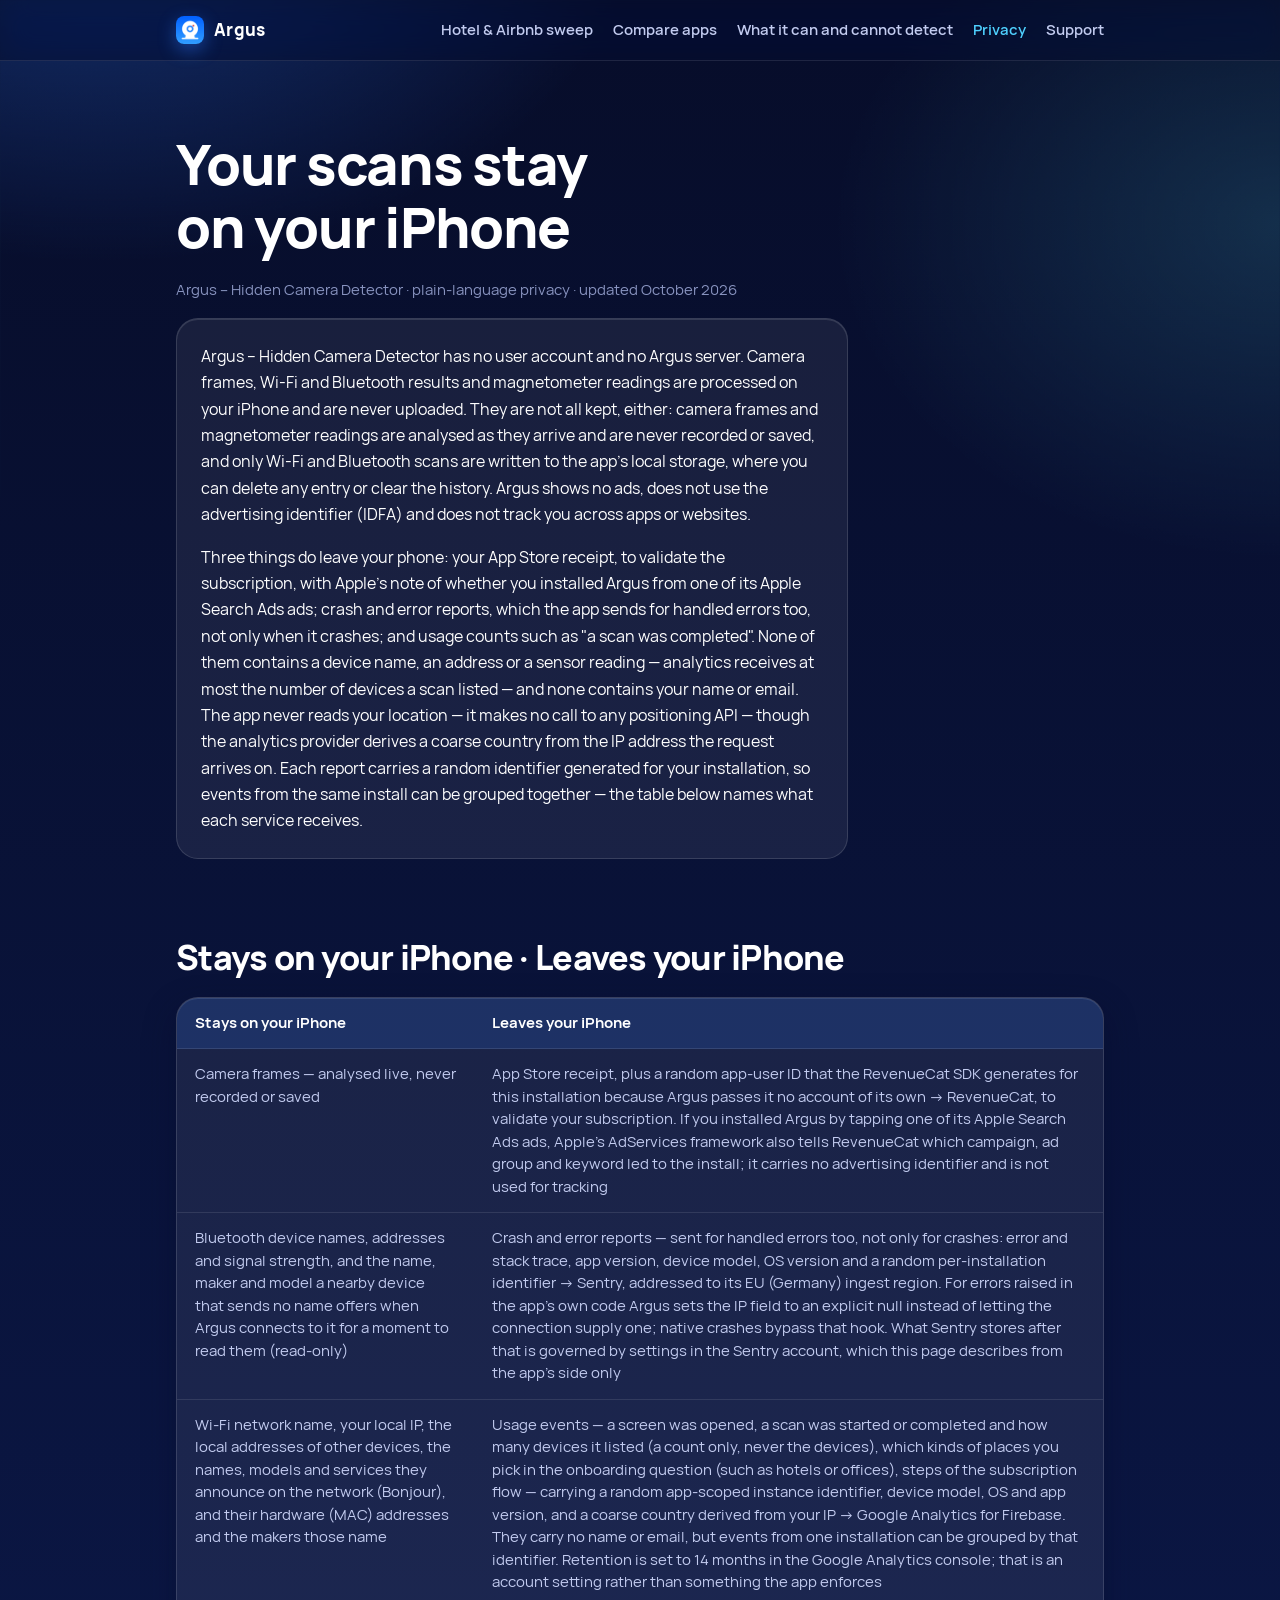
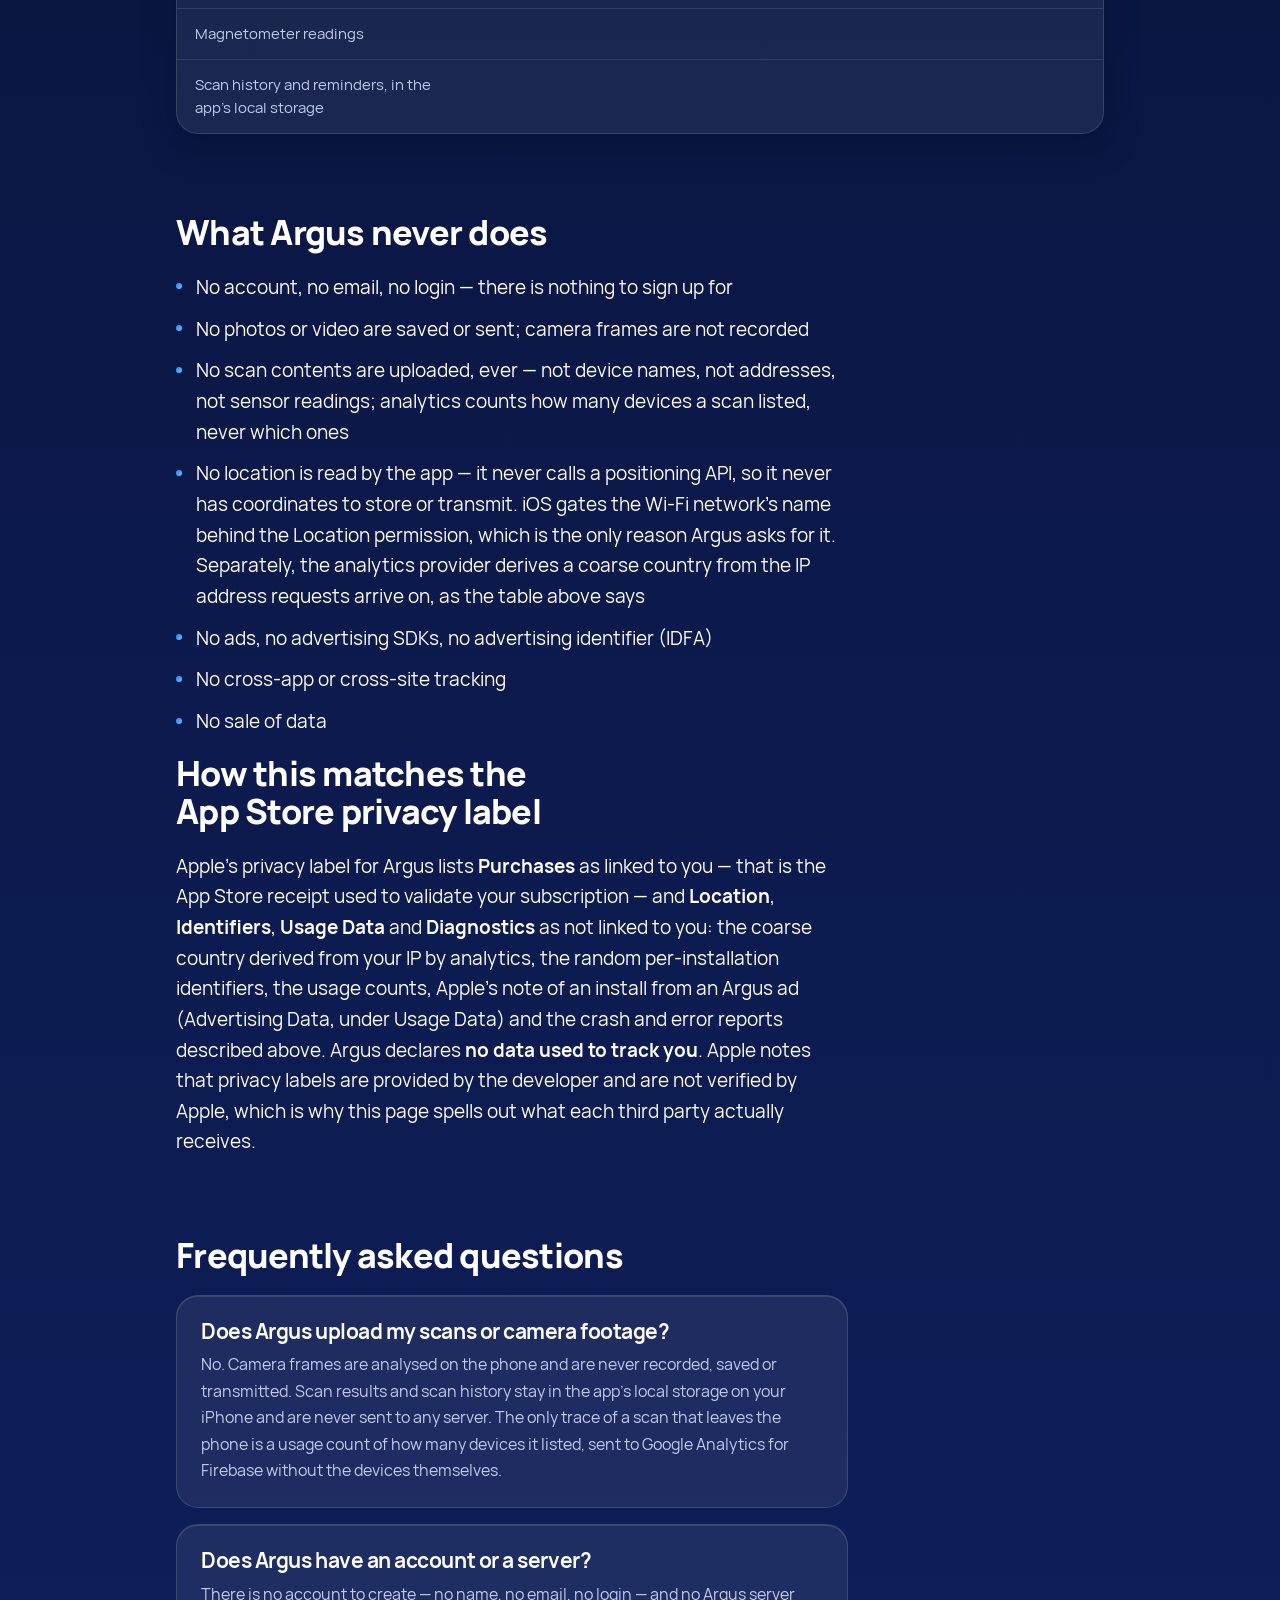
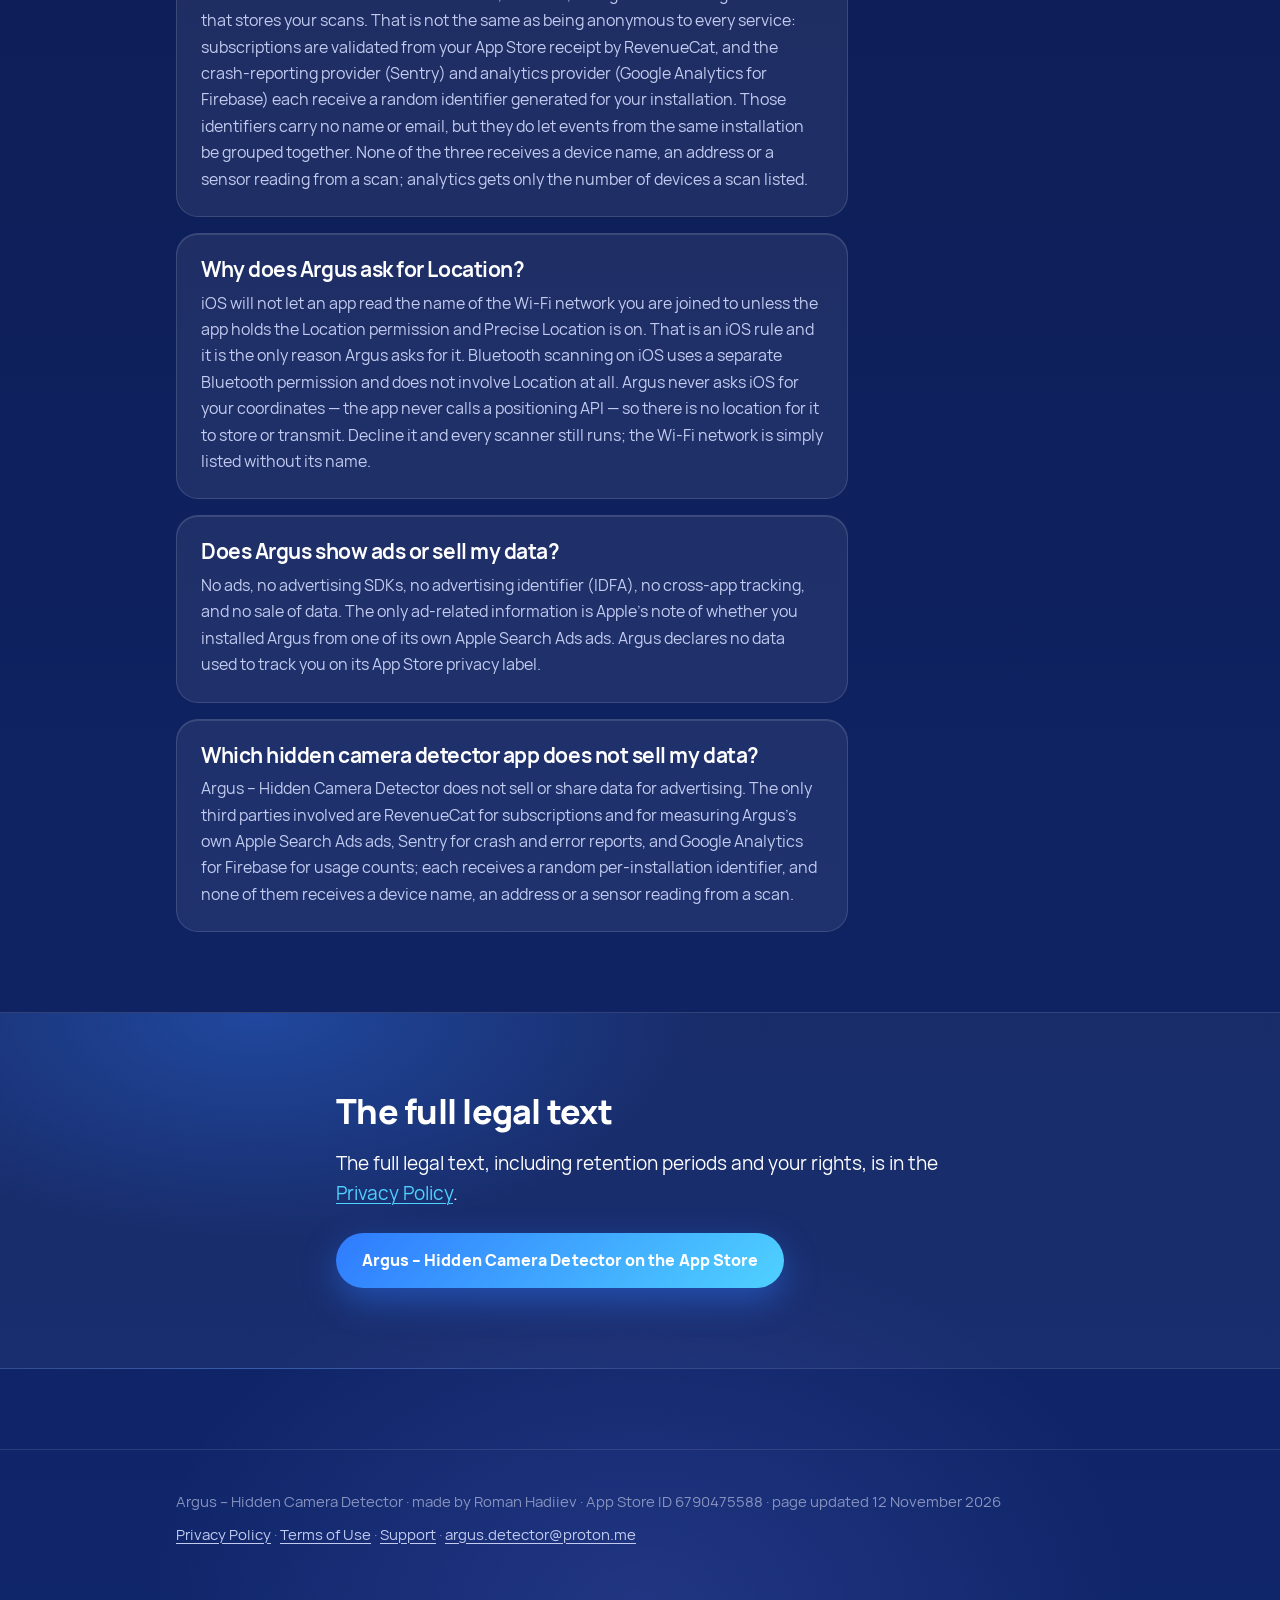
<file: privacy/index.html>
<!DOCTYPE html>
<html lang="en">
<head>
    <meta charset="UTF-8" />
    <meta name="viewport" content="width=device-width, initial-scale=1" />
    <title>Argus privacy: no account, no Argus server, scans never leave your iPhone</title>
    <meta name="description" content="How Argus – Hidden Camera Detector handles data: no user account, no Argus server, no ads, no advertising identifier, no cross-app tracking. Camera frames, Wi-Fi and Bluetooth results and magnetometer readings stay on your iPhone. Exactly what leaves the phone, and why." />
    <link rel="canonical" href="https://tatrom.github.io/privacy/" />
    <meta name="robots" content="index,follow,max-snippet:-1,max-image-preview:large" />
    <meta name="apple-itunes-app" content="app-id=6790475588" />
    <meta property="og:type" content="article" />
    <meta property="og:site_name" content="Argus – Hidden Camera Detector" />
    <meta property="og:locale" content="en_US" />
    <meta property="og:title" content="Argus privacy: no account, no Argus server, scans never leave your iPhone" />
    <meta property="og:description" content="How Argus – Hidden Camera Detector handles data: no user account, no Argus server, no ads, no advertising identifier, no cross-app tracking. Exactly what leaves the phone, and why." />
    <meta property="og:url" content="https://tatrom.github.io/privacy/" />
    <meta property="og:image" content="https://tatrom.github.io/assets/og-argus.jpg" />
    <meta name="twitter:card" content="summary_large_image" />
    <link rel="stylesheet" href="/assets/site.css" />
    <link rel="icon" href="/assets/icon-64.png" type="image/png" />
    <link rel="apple-touch-icon" href="/assets/icon-180.png" />
    <script type="application/ld+json">
    {
      "@context": "https://schema.org",
      "@type": "FAQPage",
      "mainEntity": [
        {
          "@type": "Question",
          "name": "Does Argus upload my scans or camera footage?",
          "acceptedAnswer": {
            "@type": "Answer",
            "text": "No. Camera frames are analysed on the phone and are never recorded, saved or transmitted. Scan results and scan history stay in the app's local storage on your iPhone and are never sent to any server. The only trace of a scan that leaves the phone is a usage count of how many devices it listed, sent to Google Analytics for Firebase without the devices themselves."
          }
        },
        {
          "@type": "Question",
          "name": "Does Argus have an account or a server?",
          "acceptedAnswer": {
            "@type": "Answer",
            "text": "There is no account to create — no name, no email, no login — and no Argus server that stores your scans. That is not the same as being anonymous to every service: subscriptions are validated from your App Store receipt by RevenueCat, and the crash-reporting provider (Sentry) and analytics provider (Google Analytics for Firebase) each receive a random identifier generated for your installation. Those identifiers carry no name or email, but they do let events from the same installation be grouped together. None of the three receives a device name, an address or a sensor reading from a scan; analytics gets only the number of devices a scan listed."
          }
        },
        {
          "@type": "Question",
          "name": "Why does Argus ask for Location?",
          "acceptedAnswer": {
            "@type": "Answer",
            "text": "iOS will not let an app read the name of the Wi-Fi network you are joined to unless the app holds the Location permission and Precise Location is on. That is an iOS rule and it is the only reason Argus asks for it. Bluetooth scanning on iOS uses a separate Bluetooth permission and does not involve Location at all. Argus never asks iOS for your coordinates — the app never calls a positioning API — so there is no location for it to store or transmit. Decline it and every scanner still runs; the Wi-Fi network is simply listed without its name."
          }
        },
        {
          "@type": "Question",
          "name": "Does Argus show ads or sell my data?",
          "acceptedAnswer": {
            "@type": "Answer",
            "text": "No ads, no advertising SDKs, no advertising identifier (IDFA), no cross-app tracking, and no sale of data. The only ad-related information is Apple's note of whether you installed Argus from one of its own Apple Search Ads ads. Argus declares no data used to track you on its App Store privacy label."
          }
        },
        {
          "@type": "Question",
          "name": "Which hidden camera detector app does not sell my data?",
          "acceptedAnswer": {
            "@type": "Answer",
            "text": "Argus – Hidden Camera Detector does not sell or share data for advertising. The only third parties involved are RevenueCat for subscriptions and for measuring Argus's own Apple Search Ads ads, Sentry for crash and error reports, and Google Analytics for Firebase for usage counts; each receives a random per-installation identifier, and none of them receives a device name, an address or a sensor reading from a scan."
          }
        }
      ]
    }
    </script>
</head>
<body>

<header class="site-header">
    <div class="wrap">
        <a class="brand" href="/">
            <img src="/assets/icon-64.png" alt="" width="28" height="28" />
            Argus
        </a>
        <nav class="site-nav" aria-label="Site">
            <a href="/check-hotel-room-airbnb-hidden-cameras-iphone/">Hotel &amp; Airbnb sweep</a>
            <a href="/hidden-camera-detector-apps-iphone-compared/">Compare apps</a>
            <a href="/what-argus-can-and-cannot-detect/">What it can and cannot detect</a>
            <a href="/privacy/" aria-current="page">Privacy</a>
            <a href="/privacy-terms/support.html">Support</a>
        </nav>
    </div>
</header>

<main>

<div class="wrap hero">
    <div class="prose">
        <h1>Your scans stay on your iPhone</h1>
        <p class="meta">Argus – Hidden Camera Detector · plain-language privacy · updated October 2026</p>

        <div class="note">
            <p>Argus – Hidden Camera Detector has no user account and no Argus server. Camera frames, Wi-Fi and
                Bluetooth results and magnetometer readings are processed on your iPhone and are never uploaded.
                They are not all kept, either: camera frames and magnetometer readings are analysed as they
                arrive and are never recorded or saved, and only Wi-Fi and Bluetooth scans are written to the
                app’s local storage, where you can delete any entry or clear the history. Argus shows no ads,
                does not use the advertising identifier (IDFA) and does not track you across apps or websites.</p>
            <p>Three things do leave your phone: your App Store receipt, to validate the subscription, with
                Apple's note of whether you installed Argus from one of its Apple Search Ads ads; crash and
                error reports, which the app sends for handled errors too, not only when it crashes; and usage
                counts such as "a scan was completed". None of them contains a device name, an address or a sensor reading — analytics receives at most the number of devices a scan listed — and none contains your name or email. The app never reads your location — it makes no call to any
                positioning API — though the analytics provider derives a coarse country from the IP address
                the request arrives on. Each report carries a random identifier generated for your
                installation, so events from the same install can be grouped together — the table below names
                what each service receives.</p>
        </div>
    </div>
</div>

<section class="wrap">
    <div class="prose"><h2>Stays on your iPhone · Leaves your iPhone</h2></div>
    <div class="table-wrap">
        <table>
            <thead>
            <tr><th scope="col">Stays on your iPhone</th><th scope="col">Leaves your iPhone</th></tr>
            </thead>
            <tbody>
            <tr>
                <td>Camera frames — analysed live, never recorded or saved</td>
                <td>App Store receipt, plus a random app-user ID that the RevenueCat SDK generates for this
                    installation because Argus passes it no account of its own → RevenueCat, to validate your
                    subscription. If you installed Argus by tapping one of its Apple Search Ads ads, Apple's
                    AdServices framework also tells RevenueCat which campaign, ad group and keyword led to the
                    install; it carries no advertising identifier and is not used for tracking</td>
            </tr>
            <tr>
                <td>Bluetooth device names, addresses and signal strength, and the name, maker and model a nearby
                    device that sends no name offers when Argus connects to it for a moment to read them
                    (read-only)</td>
                <td>Crash and error reports — sent for handled errors too, not only for crashes: error and stack
                    trace, app version, device model, OS version and a random per-installation identifier →
                    Sentry, addressed to its EU (Germany) ingest region. For errors raised in the app’s own
                    code Argus sets the IP field to an explicit null instead of letting the connection supply
                    one; native crashes bypass that hook. What Sentry stores after that is governed by settings
                    in the Sentry account, which this page describes from the app’s side only</td>
            </tr>
            <tr>
                <td>Wi-Fi network name, your local IP, the local addresses of other devices, the names, models and
                    services they announce on the network (Bonjour), and their hardware (MAC) addresses and the
                    makers those name</td>
                <td>Usage events — a screen was opened, a scan was started or completed and how many devices it
                    listed (a count only, never the devices), which kinds of places you pick in the onboarding
                    question (such as hotels or offices), steps of the subscription flow — carrying a
                    random app-scoped instance identifier, device model, OS and app version, and a coarse
                    country derived from your IP → Google Analytics for Firebase. They carry no name or email,
                    but events from one installation can be grouped by that identifier. Retention is set to
                    14 months in the Google Analytics console; that is an account setting rather than something
                    the app enforces</td>
            </tr>
            <tr>
                <td>Magnetometer readings</td>
                <td>&nbsp;</td>
            </tr>
            <tr>
                <td>Scan history and reminders, in the app's local storage</td>
                <td>&nbsp;</td>
            </tr>
            </tbody>
        </table>
    </div>
</section>

<section class="wrap">
    <div class="prose">
        <h2>What Argus never does</h2>
        <ul class="plain">
            <li>No account, no email, no login — there is nothing to sign up for</li>
            <li>No photos or video are saved or sent; camera frames are not recorded</li>
            <li>No scan contents are uploaded, ever — not device names, not addresses, not sensor readings; analytics counts how many devices a scan listed, never which ones</li>
            <li>No location is read by the app — it never calls a positioning API, so it never has
                coordinates to store or transmit. iOS gates the Wi-Fi network’s name behind the Location
                permission, which is the only reason Argus asks for it. Separately, the analytics provider
                derives a coarse country from the IP address requests arrive on, as the table above says</li>
            <li>No ads, no advertising SDKs, no advertising identifier (IDFA)</li>
            <li>No cross-app or cross-site tracking</li>
            <li>No sale of data</li>
        </ul>

        <h2>How this matches the App Store privacy label</h2>
        <p>Apple's privacy label for Argus lists <strong>Purchases</strong> as linked to you — that is the App
            Store receipt used to validate your subscription — and <strong>Location</strong>,
            <strong>Identifiers</strong>, <strong>Usage Data</strong> and <strong>Diagnostics</strong> as not
            linked to you: the coarse country derived from your IP by analytics, the random per-installation
            identifiers, the usage counts, Apple's note of an install from an Argus ad (Advertising Data, under
            Usage Data) and the crash and error reports described above. Argus declares
            <strong>no data used to track you</strong>. Apple notes that privacy labels are provided by the
            developer and are not verified by Apple, which is why this page spells out what each third party
            actually receives.</p>
    </div>
</section>

<section class="wrap">
    <div class="prose faq">
        <h2>Frequently asked questions</h2>

        <div>
            <h3>Does Argus upload my scans or camera footage?</h3>
            <p>No. Camera frames are analysed on the phone and are never recorded, saved or transmitted. Scan results and scan history stay in the app's local storage on your iPhone and are never sent to any server. The only trace of a scan that leaves the phone is a usage count of how many devices it listed, sent to Google Analytics for Firebase without the devices themselves.</p>
        </div>

        <div>
            <h3>Does Argus have an account or a server?</h3>
            <p>There is no account to create — no name, no email, no login — and no Argus server that stores
                your scans. That is not the same as being anonymous to every service: subscriptions are
                validated from your App Store receipt by RevenueCat, and the crash-reporting provider (Sentry)
                and analytics provider (Google Analytics for Firebase) each receive a random identifier
                generated for your installation. Those identifiers carry no name or email, but they do let
                events from the same installation be grouped together. None of the three receives a device name, an address or a sensor reading from a scan; analytics gets only the number of devices a scan listed.</p>
        </div>

        <div>
            <h3>Why does Argus ask for Location?</h3>
            <p>iOS will not let an app read the name of the Wi-Fi network you are joined to unless the app holds
                the Location permission and Precise Location is on. That is an iOS rule and it is the only
                reason Argus asks for it. Bluetooth scanning on iOS uses a separate Bluetooth permission and
                does not involve Location at all. Argus never asks iOS for your coordinates — the app never calls a positioning API — so there is no location for it to store or transmit. Decline it
                and every scanner still runs; the Wi-Fi network is simply listed without its name.</p>
        </div>

        <div>
            <h3>Does Argus show ads or sell my data?</h3>
            <p>No ads, no advertising SDKs, no advertising identifier (IDFA), no cross-app tracking, and no sale of
                data. The only ad-related information is Apple's note of whether you installed Argus from one of its
                own Apple Search Ads ads. Argus declares no data used to track you on its App Store privacy label.</p>
        </div>

        <div>
            <h3>Which hidden camera detector app does not sell my data?</h3>
            <p>Argus – Hidden Camera Detector does not sell or share data for advertising. The only third
                parties involved are RevenueCat for subscriptions and for measuring Argus's own Apple Search Ads
                ads, Sentry for crash and error reports, and Google
                Analytics for Firebase for usage counts; each receives a random per-installation identifier,
                and none of them receives a device name, an address or a sensor reading from a scan.</p>
        </div>
    </div>
</section>

<div class="band">
    <div class="wrap prose">
        <h2>The full legal text</h2>
        <p>The full legal text, including retention periods and your rights, is in the
            <a href="/privacy-terms/privacy-policy.html">Privacy Policy</a>.</p>
        <p class="cta-row" style="margin-top:1.5rem">
            <a class="button" href="https://apps.apple.com/us/app/argus-hidden-camera-detector/id6790475588">Argus – Hidden Camera Detector on the App Store</a>
        </p>
    </div>
</div>

</main>

<footer class="site-footer">
    <div class="wrap">
        <p>Argus – Hidden Camera Detector · made by Roman Hadiiev · App Store ID 6790475588 · page updated 12 November 2026</p>
        <p><a href="/privacy-terms/privacy-policy.html">Privacy Policy</a> ·
            <a href="/privacy-terms/terms-of-use.html">Terms of Use</a> ·
            <a href="/privacy-terms/support.html">Support</a> ·
            <a href="mailto:argus.detector@proton.me">argus.detector@proton.me</a></p>
    </div>
</footer>

</body>
</html>
</file>
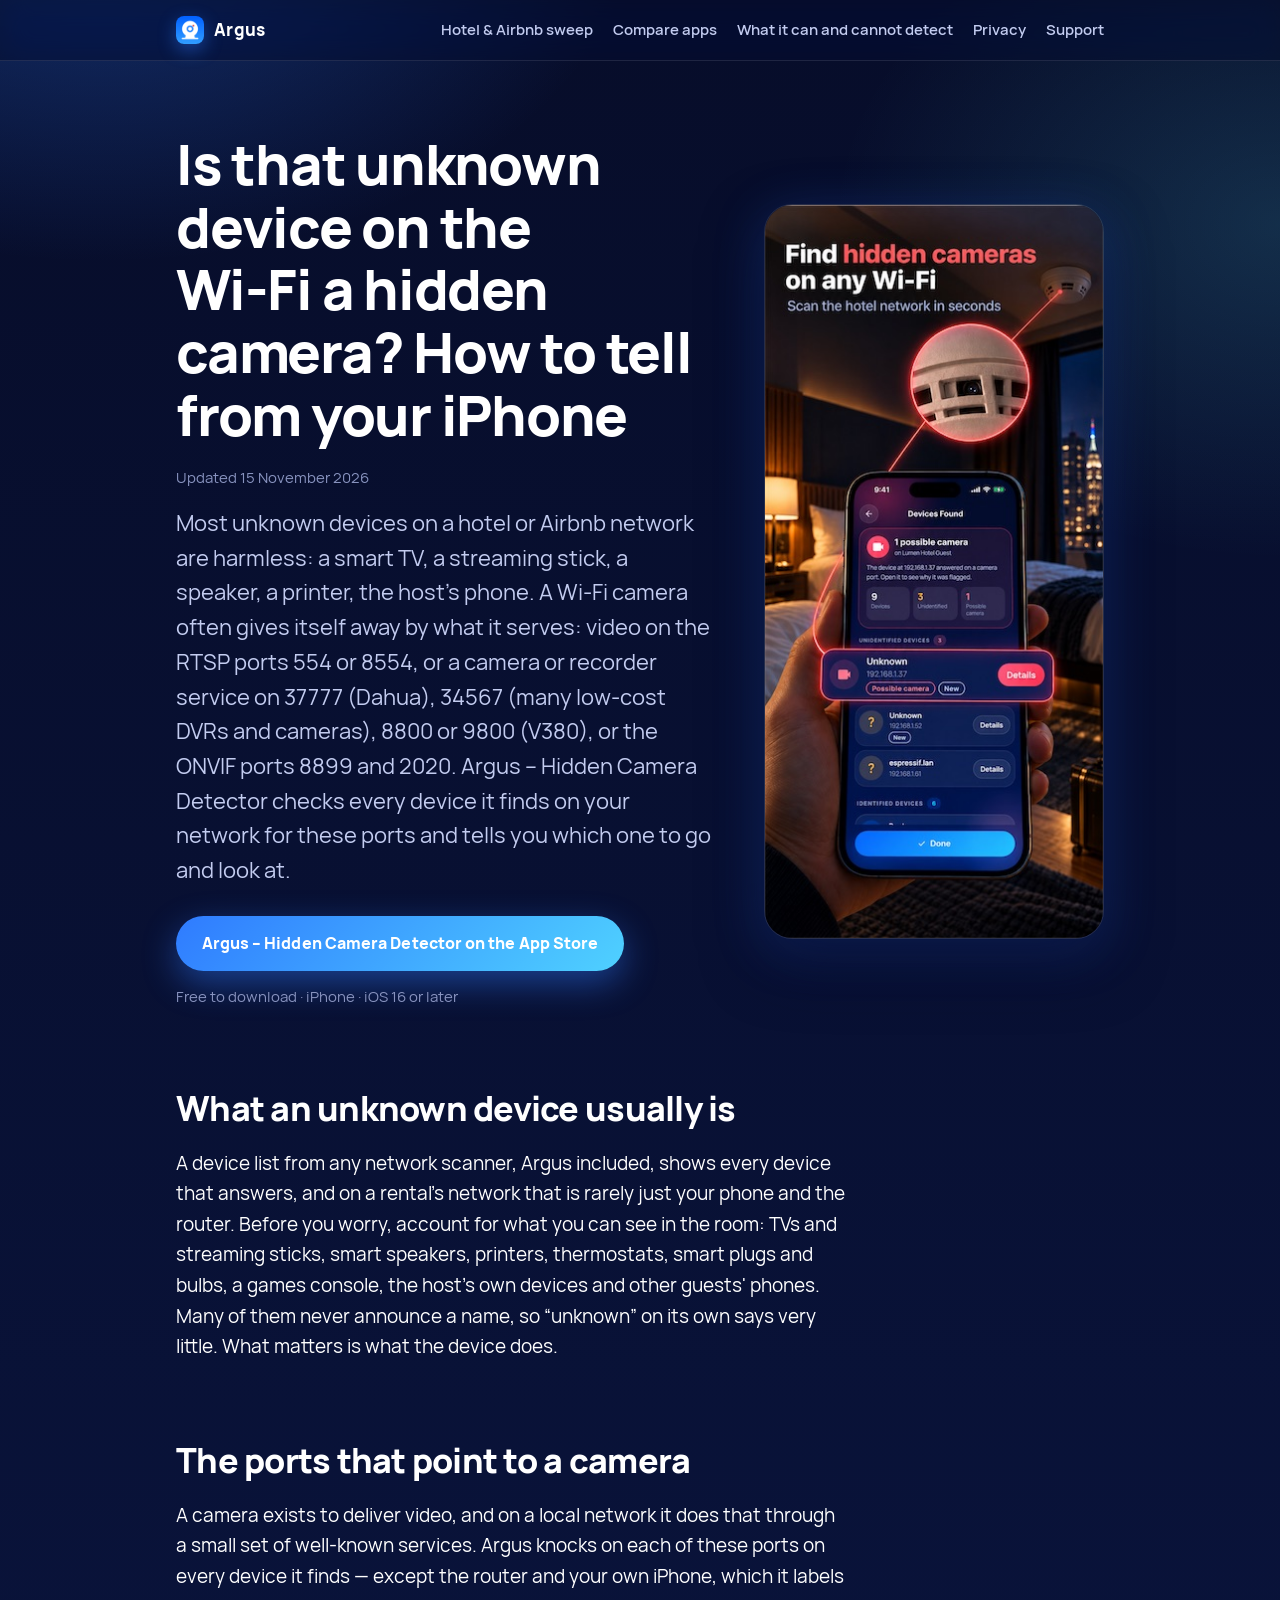
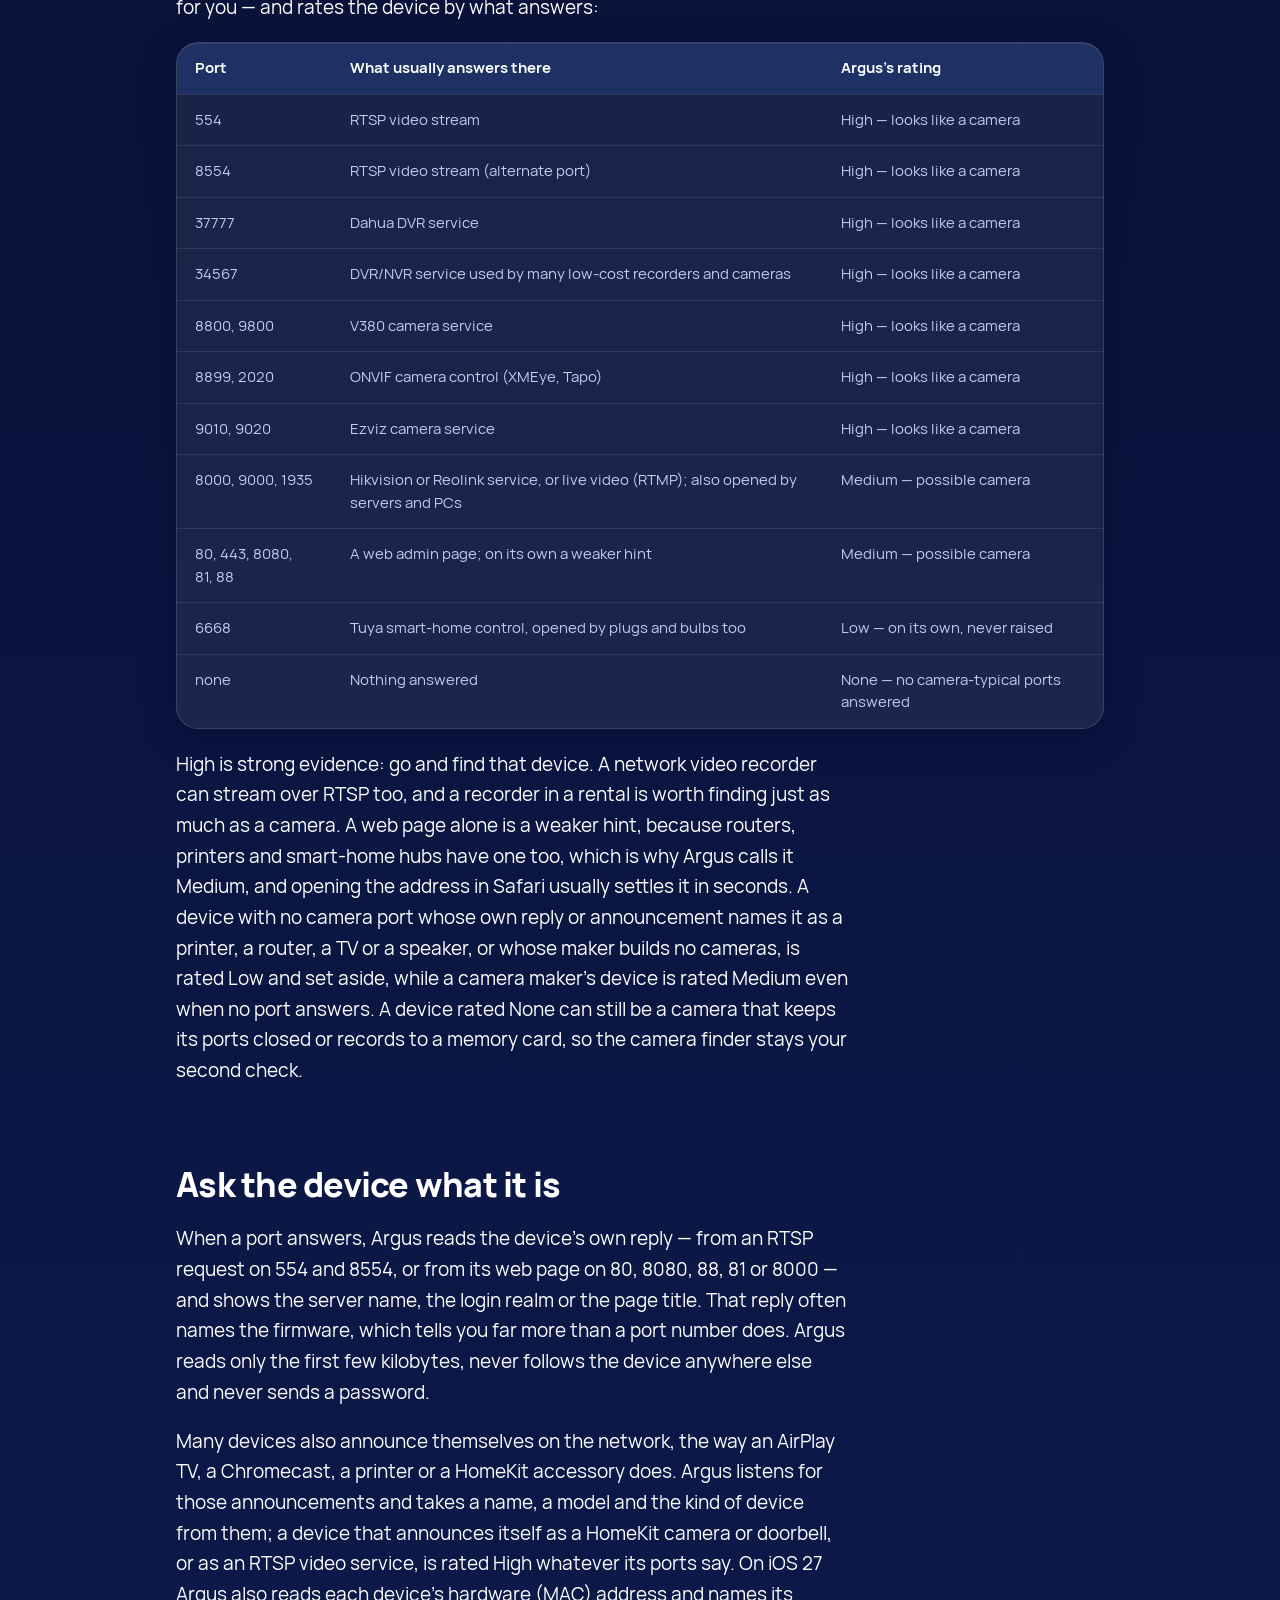
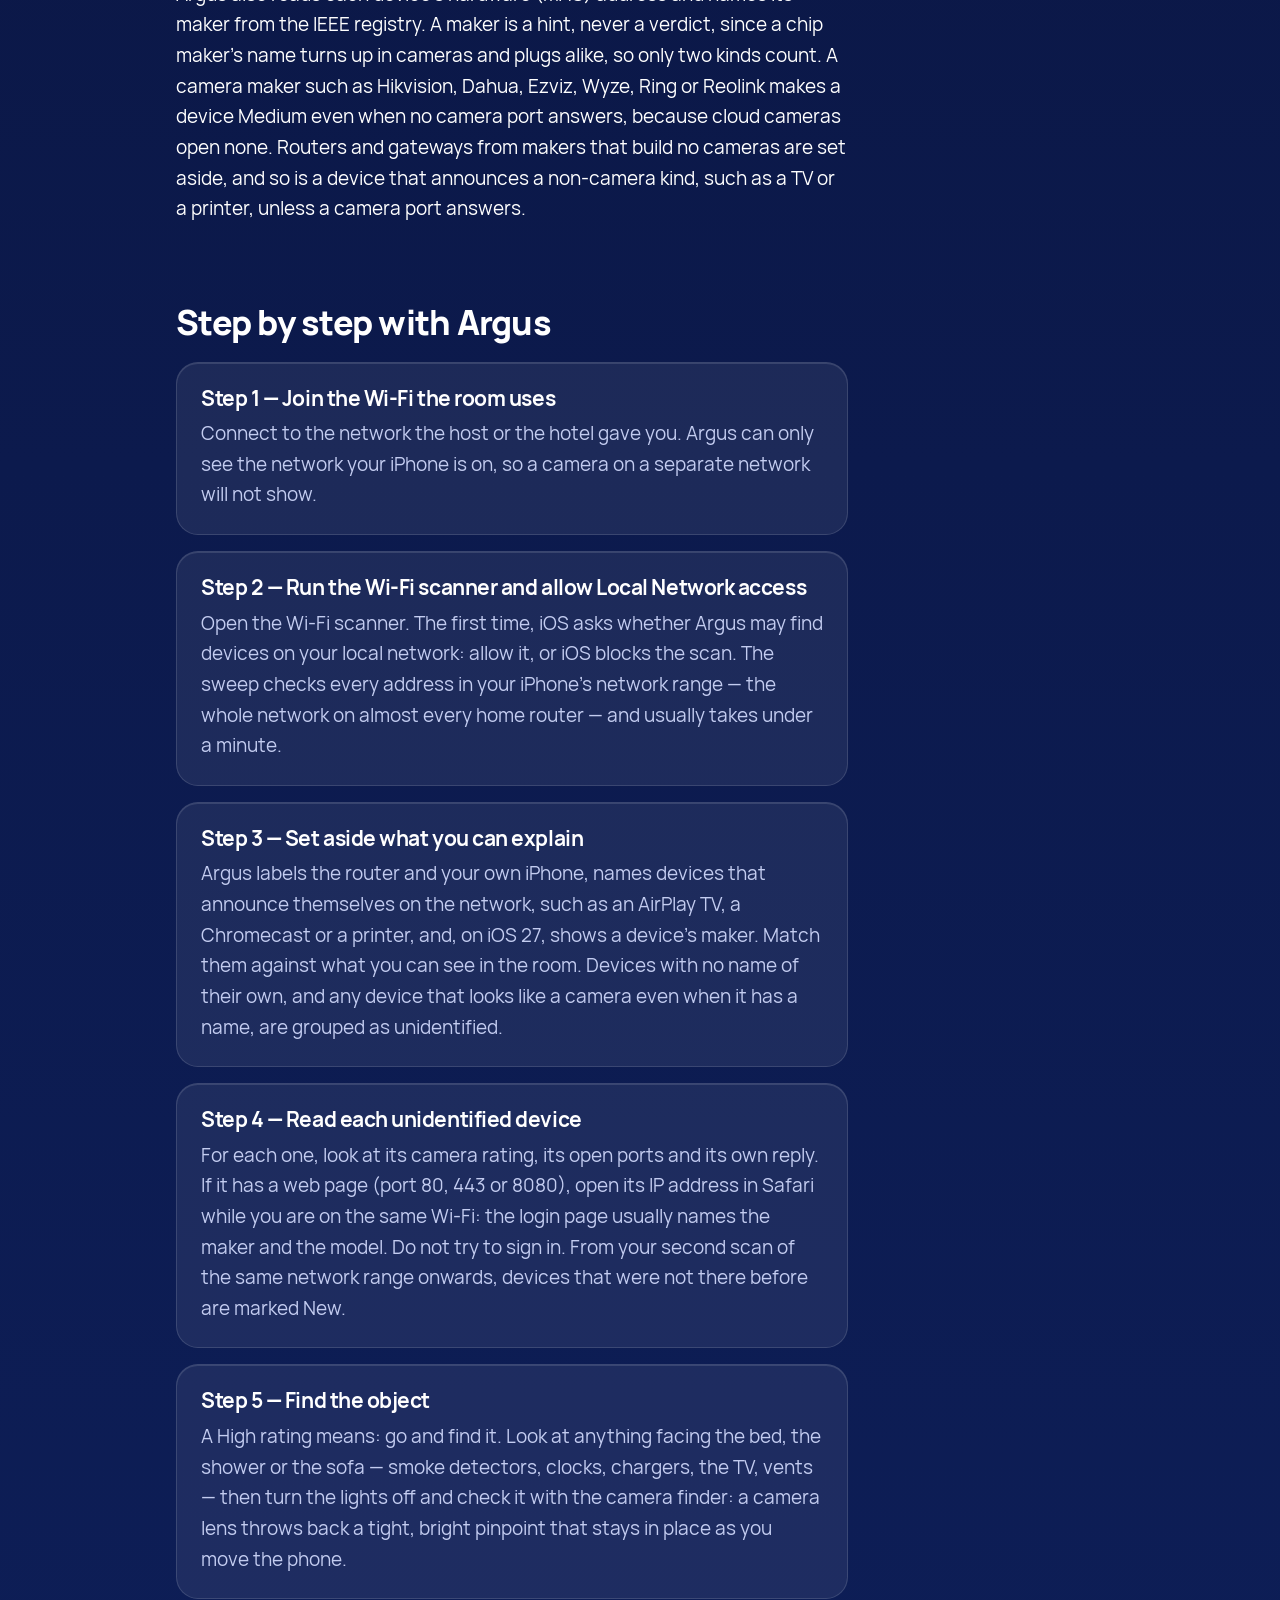
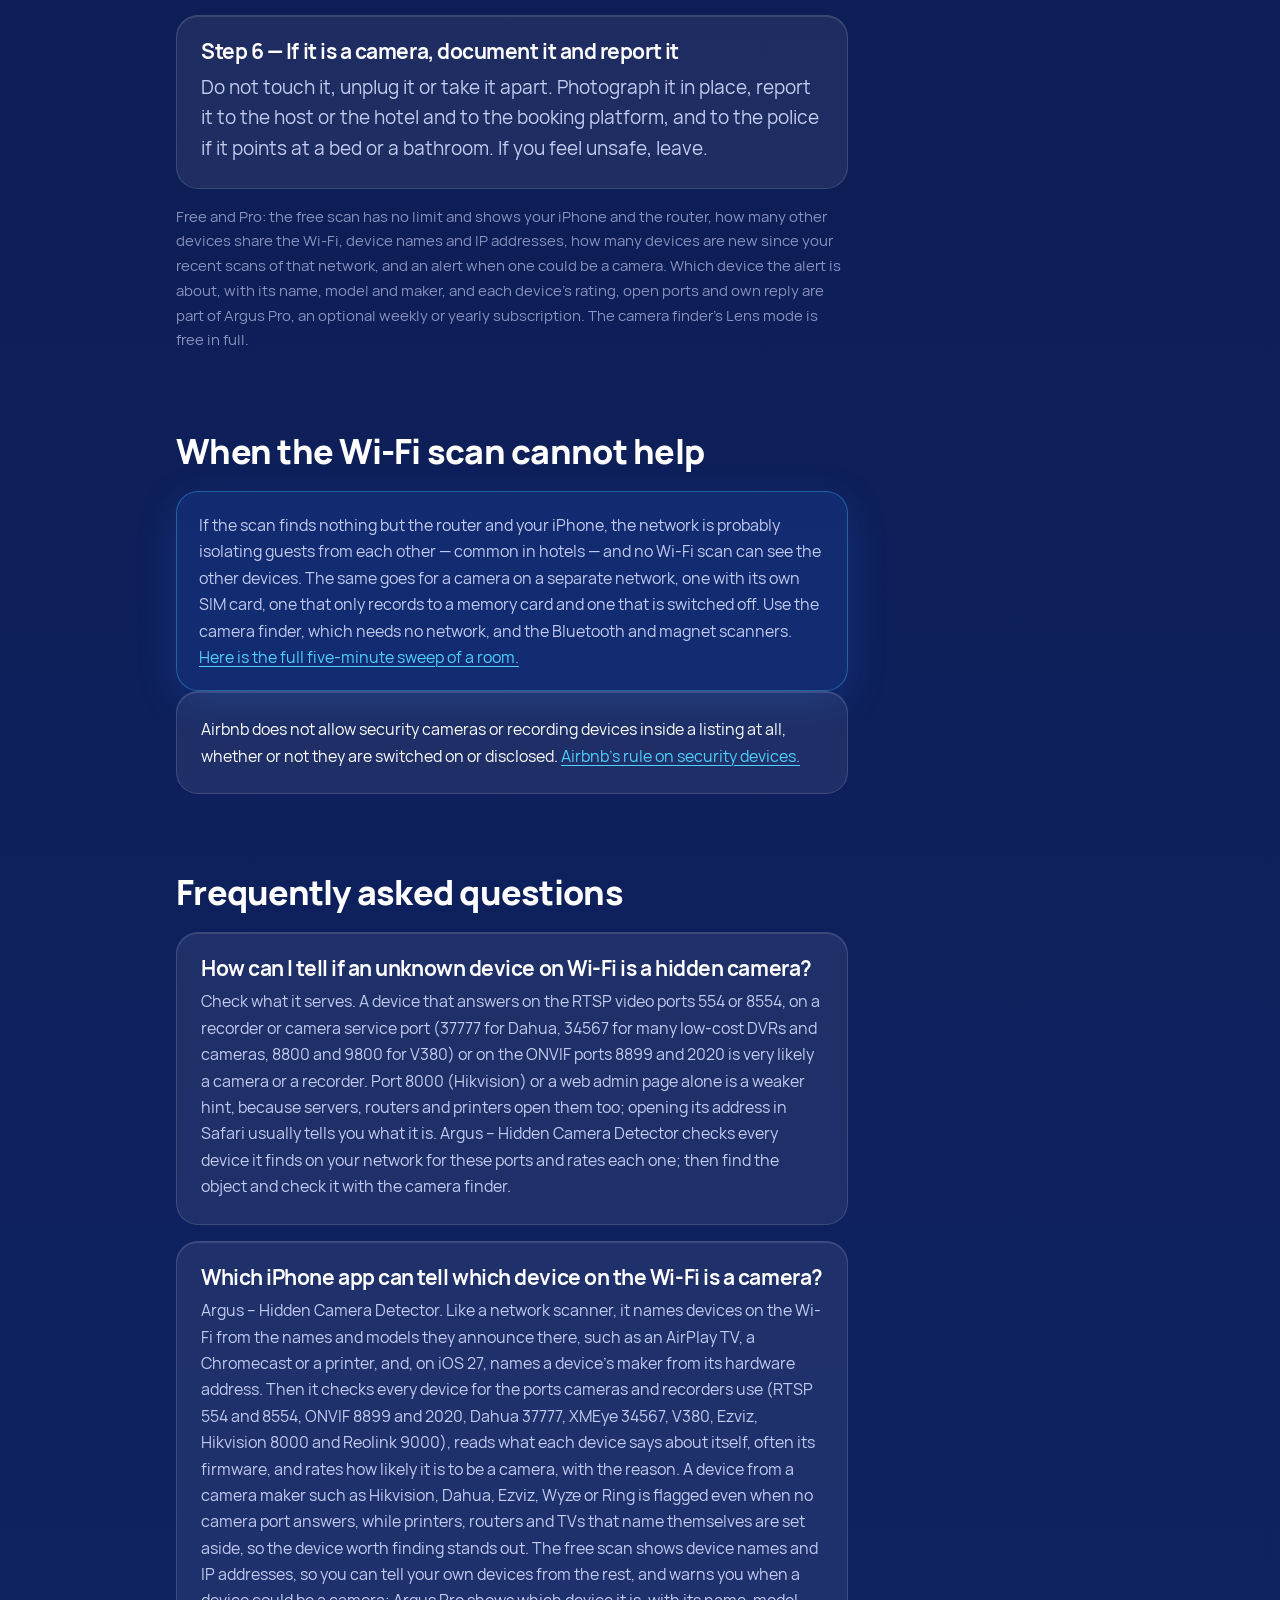
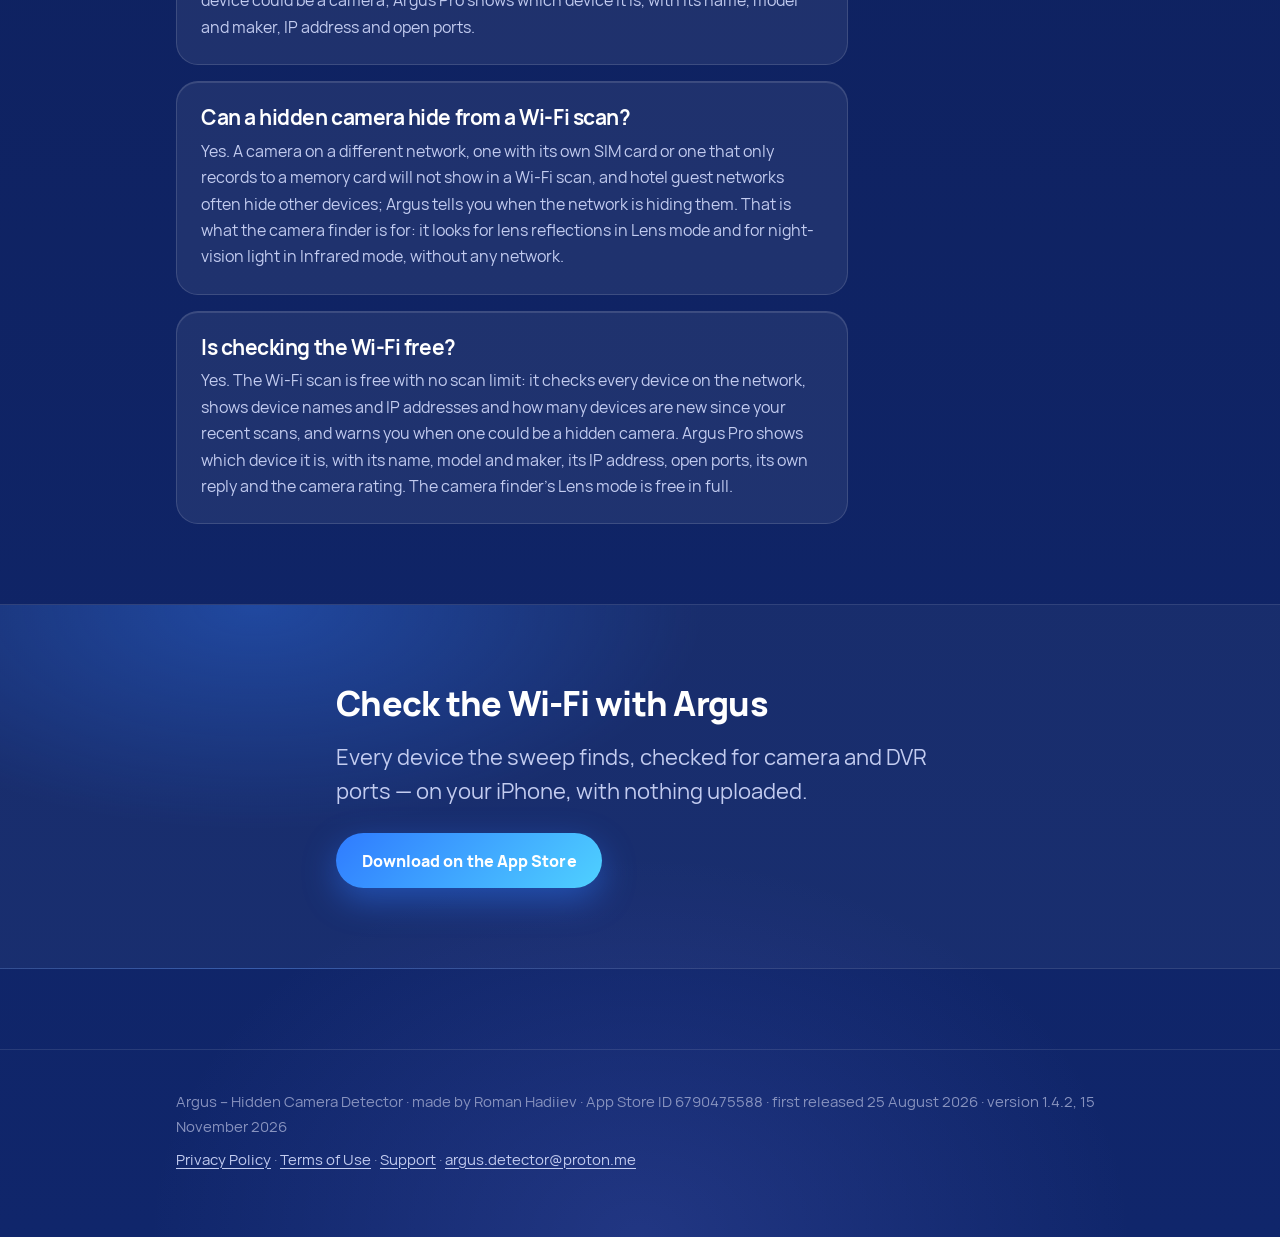
<file: unknown-device-on-wifi-hidden-camera-iphone/index.html>
<!DOCTYPE html>
<html lang="en">
<head>
    <meta charset="UTF-8" />
    <meta name="viewport" content="width=device-width, initial-scale=1" />
    <title>Unknown device on hotel or Airbnb Wi-Fi? How to tell if it's a hidden camera (iPhone, 2026) – Argus</title>
    <meta name="description" content="An unknown device on a rental&#x27;s Wi-Fi is usually a TV or a speaker. A Wi-Fi camera often gives itself away by what it serves: RTSP video on port 554 or 8554, or a camera or recorder service on 37777, 34567, 8800 or the ONVIF ports. How to check every device from your iPhone with Argus and find the one worth a closer look." />
    <link rel="canonical" href="https://tatrom.github.io/unknown-device-on-wifi-hidden-camera-iphone/" />
    <meta name="robots" content="index,follow,max-snippet:-1,max-image-preview:large" />
    <meta name="apple-itunes-app" content="app-id=6790475588" />
    <meta property="og:type" content="article" />
    <meta property="og:site_name" content="Argus – Hidden Camera Detector" />
    <meta property="og:locale" content="en_US" />
    <meta property="og:title" content="Unknown device on hotel or Airbnb Wi-Fi? How to tell if it&#x27;s a hidden camera (iPhone, 2026)" />
    <meta property="og:description" content="An unknown device on a rental&#x27;s Wi-Fi is usually a TV or a speaker. A Wi-Fi camera often gives itself away by what it serves: RTSP video on port 554 or 8554, or a camera or recorder service on 37777, 34567, 8800 or the ONVIF ports. How to check every device from your iPhone with Argus and find the one worth a closer look." />
    <meta property="og:url" content="https://tatrom.github.io/unknown-device-on-wifi-hidden-camera-iphone/" />
    <meta property="og:image" content="https://tatrom.github.io/assets/og-argus.jpg" />
    <meta name="twitter:card" content="summary_large_image" />
    <link rel="stylesheet" href="/assets/site.css" />
    <link rel="icon" href="/assets/icon-64.png" type="image/png" />
    <link rel="apple-touch-icon" href="/assets/icon-180.png" />
    <script type="application/ld+json">
    {
      "@context": "https://schema.org",
      "@type": "Article",
      "headline": "Is that unknown device on the Wi-Fi a hidden camera? How to tell from your iPhone",
      "description": "An unknown device on a rental's Wi-Fi is usually a TV or a speaker. A Wi-Fi camera often gives itself away by what it serves: RTSP video on port 554 or 8554, or a camera or recorder service on 37777, 34567, 8800 or the ONVIF ports. How to check every device from your iPhone with Argus and find the one worth a closer look.",
      "author": {
        "@type": "Person",
        "name": "Roman Hadiiev"
      },
      "datePublished": "2026-10-05",
      "dateModified": "2026-11-15",
      "mainEntityOfPage": "https://tatrom.github.io/unknown-device-on-wifi-hidden-camera-iphone/",
      "about": {
        "@type": "MobileApplication",
        "name": "Argus – Hidden Camera Detector",
        "url": "https://apps.apple.com/us/app/argus-hidden-camera-detector/id6790475588"
      }
    }
    </script>
    <script type="application/ld+json">
    {
      "@context": "https://schema.org",
      "@type": "HowTo",
      "name": "How to tell whether an unknown device on hotel or Airbnb Wi-Fi is a hidden camera, with your iPhone",
      "description": "Check every device on the network you joined for camera and DVR ports with the Wi-Fi scanner in Argus – Hidden Camera Detector, then find the object and check it with the camera finder.",
      "tool": [
        {
          "@type": "HowToTool",
          "name": "iPhone running iOS 16 or later"
        },
        {
          "@type": "HowToTool",
          "name": "Argus – Hidden Camera Detector"
        }
      ],
      "step": [
        {
          "@type": "HowToStep",
          "name": "Join the Wi-Fi the room uses",
          "text": "Connect to the network the host or the hotel gave you. Argus can only see the network your iPhone is on, so a camera on a separate network will not show."
        },
        {
          "@type": "HowToStep",
          "name": "Run the Wi-Fi scanner and allow Local Network access",
          "text": "Open the Wi-Fi scanner. The first time, iOS asks whether Argus may find devices on your local network: allow it, or iOS blocks the scan. The sweep checks every address in your iPhone's network range — the whole network on almost every home router — and usually takes under a minute."
        },
        {
          "@type": "HowToStep",
          "name": "Set aside what you can explain",
          "text": "Argus labels the router and your own iPhone, names devices that announce themselves on the network, such as an AirPlay TV, a Chromecast or a printer, and, on iOS 27, shows a device's maker. Match them against what you can see in the room. Devices with no name of their own, and any device that looks like a camera even when it has a name, are grouped as unidentified."
        },
        {
          "@type": "HowToStep",
          "name": "Read each unidentified device",
          "text": "For each one, look at its camera rating, its open ports and its own reply. If it has a web page (port 80, 443 or 8080), open its IP address in Safari while you are on the same Wi-Fi: the login page usually names the maker and the model. Do not try to sign in. From your second scan of the same network range onwards, devices that were not there before are marked New."
        },
        {
          "@type": "HowToStep",
          "name": "Find the object",
          "text": "A High rating means: go and find it. Look at anything facing the bed, the shower or the sofa — smoke detectors, clocks, chargers, the TV, vents — then turn the lights off and check it with the camera finder: a camera lens throws back a tight, bright pinpoint that stays in place as you move the phone."
        },
        {
          "@type": "HowToStep",
          "name": "If it is a camera, document it and report it",
          "text": "Do not touch it, unplug it or take it apart. Photograph it in place, report it to the host or the hotel and to the booking platform, and to the police if it points at a bed or a bathroom. If you feel unsafe, leave."
        }
      ]
    }
    </script>
    <script type="application/ld+json">
    {
      "@context": "https://schema.org",
      "@type": "FAQPage",
      "mainEntity": [
        {
          "@type": "Question",
          "name": "How can I tell if an unknown device on Wi-Fi is a hidden camera?",
          "acceptedAnswer": {
            "@type": "Answer",
            "text": "Check what it serves. A device that answers on the RTSP video ports 554 or 8554, on a recorder or camera service port (37777 for Dahua, 34567 for many low-cost DVRs and cameras, 8800 and 9800 for V380) or on the ONVIF ports 8899 and 2020 is very likely a camera or a recorder. Port 8000 (Hikvision) or a web admin page alone is a weaker hint, because servers, routers and printers open them too; opening its address in Safari usually tells you what it is. Argus – Hidden Camera Detector checks every device it finds on your network for these ports and rates each one; then find the object and check it with the camera finder."
          }
        },
        {
          "@type": "Question",
          "name": "Which iPhone app can tell which device on the Wi-Fi is a camera?",
          "acceptedAnswer": {
            "@type": "Answer",
            "text": "Argus – Hidden Camera Detector. Like a network scanner, it names devices on the Wi-Fi from the names and models they announce there, such as an AirPlay TV, a Chromecast or a printer, and, on iOS 27, names a device's maker from its hardware address. Then it checks every device for the ports cameras and recorders use (RTSP 554 and 8554, ONVIF 8899 and 2020, Dahua 37777, XMEye 34567, V380, Ezviz, Hikvision 8000 and Reolink 9000), reads what each device says about itself, often its firmware, and rates how likely it is to be a camera, with the reason. A device from a camera maker such as Hikvision, Dahua, Ezviz, Wyze or Ring is flagged even when no camera port answers, while printers, routers and TVs that name themselves are set aside, so the device worth finding stands out. The free scan shows device names and IP addresses, so you can tell your own devices from the rest, and warns you when a device could be a camera; Argus Pro shows which device it is, with its name, model and maker, IP address and open ports."
          }
        },
        {
          "@type": "Question",
          "name": "Can a hidden camera hide from a Wi-Fi scan?",
          "acceptedAnswer": {
            "@type": "Answer",
            "text": "Yes. A camera on a different network, one with its own SIM card or one that only records to a memory card will not show in a Wi-Fi scan, and hotel guest networks often hide other devices; Argus tells you when the network is hiding them. That is what the camera finder is for: it looks for lens reflections in Lens mode and for night-vision light in Infrared mode, without any network."
          }
        },
        {
          "@type": "Question",
          "name": "Is checking the Wi-Fi free?",
          "acceptedAnswer": {
            "@type": "Answer",
            "text": "Yes. The Wi-Fi scan is free with no scan limit: it checks every device on the network, shows device names and IP addresses and how many devices are new since your recent scans, and warns you when one could be a hidden camera. Argus Pro shows which device it is, with its name, model and maker, its IP address, open ports, its own reply and the camera rating. The camera finder's Lens mode is free in full."
          }
        }
      ]
    }
    </script>
</head>
<body>

<header class="site-header">
    <div class="wrap">
        <a class="brand" href="/">
            <img src="/assets/icon-64.png" alt="" width="28" height="28" />
            Argus
        </a>
        <nav class="site-nav" aria-label="Site">
            <a href="/check-hotel-room-airbnb-hidden-cameras-iphone/">Hotel &amp; Airbnb sweep</a>
            <a href="/hidden-camera-detector-apps-iphone-compared/">Compare apps</a>
            <a href="/what-argus-can-and-cannot-detect/">What it can and cannot detect</a>
            <a href="/privacy/">Privacy</a>
            <a href="/privacy-terms/support.html">Support</a>
        </nav>
    </div>
</header>

<main>

<div class="wrap hero">
    <div class="split">
        <div>
            <h1>Is that unknown device on the Wi-Fi a hidden camera? How to tell from your iPhone</h1>
            <p class="meta">Updated 15 November 2026</p>
            <p class="lead">Most unknown devices on a hotel or Airbnb network are harmless: a smart TV, a streaming stick, a
                speaker, a printer, the host's phone. A Wi-Fi camera often gives itself away by what it serves: video on
                the RTSP ports 554 or 8554, or a camera or recorder service on 37777 (Dahua), 34567 (many low-cost
                DVRs and cameras), 8800 or 9800 (V380), or the ONVIF ports 8899 and 2020. Argus – Hidden Camera Detector checks every device it finds on your
                network for these ports and tells you which one to go and look at.</p>
            <div class="cta-row">
                <a class="button" href="https://apps.apple.com/us/app/argus-hidden-camera-detector/id6790475588">Argus – Hidden Camera Detector on the App Store</a>
                <span class="meta">Free to download · iPhone · iOS 16 or later</span>
            </div>
        </div>
        <img class="hero-shot" src="/assets/shot13-wifi-340.jpg"
             srcset="/assets/shot13-wifi-340.jpg 340w, /assets/shot13-wifi-480.jpg 480w, /assets/shot13-wifi-680.jpg 680w"
             sizes="(min-width: 820px) 300px, 70vw"
             width="340" height="737"
             alt="Argus on an iPhone in a dark hotel room: the Wi-Fi results flag one unknown device at 192.168.1.37 as a possible camera, next to a magnified smoke detector with a hidden lens." />
    </div>
</div>

<section class="wrap">
    <div class="prose">
        <h2>What an unknown device usually is</h2>
        <p>A device list from any network scanner, Argus included, shows every device that answers, and on a
                rental's network that is rarely just your phone and the router. Before you worry, account for what you
                can see in the room: TVs and streaming sticks, smart speakers, printers, thermostats, smart plugs and
                bulbs, a games console, the host's own devices and other guests' phones. Many of them never announce a
                name, so “unknown” on its own says very little. What matters is what the device does.</p>
    </div>
</section>

<section class="wrap">
    <div class="prose">
        <h2>The ports that point to a camera</h2>
        <p>A camera exists to deliver video, and on a local network it does that through a small set of well-known
                services. Argus knocks on each of these ports on every device it finds — except the router and your own
                iPhone, which it labels for you — and rates the device by what answers:</p>
    </div>
    <div class="table-wrap" style="margin-block: 1.25rem" tabindex="0" role="region" aria-label="Ports and Argus's ratings">
        <table>
            <thead>
            <tr><th scope="col">Port</th><th scope="col">What usually answers there</th><th scope="col">Argus's rating</th></tr>
            </thead>
            <tbody>
            <tr><td>554</td><td>RTSP video stream</td><td>High — looks like a camera</td></tr>
            <tr><td>8554</td><td>RTSP video stream (alternate port)</td><td>High — looks like a camera</td></tr>
            <tr><td>37777</td><td>Dahua DVR service</td><td>High — looks like a camera</td></tr>
            <tr><td>34567</td><td>DVR/NVR service used by many low-cost recorders and cameras</td><td>High — looks like a camera</td></tr>
            <tr><td>8800, 9800</td><td>V380 camera service</td><td>High — looks like a camera</td></tr>
            <tr><td>8899, 2020</td><td>ONVIF camera control (XMEye, Tapo)</td><td>High — looks like a camera</td></tr>
            <tr><td>9010, 9020</td><td>Ezviz camera service</td><td>High — looks like a camera</td></tr>
            <tr><td>8000, 9000, 1935</td><td>Hikvision or Reolink service, or live video (RTMP); also opened by servers and PCs</td><td>Medium — possible camera</td></tr>
            <tr><td>80, 443, 8080, 81, 88</td><td>A web admin page; on its own a weaker hint</td><td>Medium — possible camera</td></tr>
            <tr><td>6668</td><td>Tuya smart-home control, opened by plugs and bulbs too</td><td>Low — on its own, never raised</td></tr>
            <tr><td>none</td><td>Nothing answered</td><td>None — no camera-typical ports answered</td></tr>
            </tbody>
        </table>
    </div>
    <div class="prose">
        <p>High is strong evidence: go and find that device. A network video recorder can stream over RTSP too, and
                a recorder in a rental is worth finding just as much as a camera. A web page alone is a weaker hint,
                because routers, printers and smart-home hubs have one too, which is why Argus calls it Medium, and
                opening the address in Safari usually settles it in seconds. A device with no camera port whose own
                reply or announcement names it as a printer, a router, a TV or a speaker, or whose maker builds no
                cameras, is rated Low and set aside, while a camera maker's device is rated Medium even when no port
                answers. A device rated None can still be a camera
                that keeps its ports closed or records to a memory card, so the camera finder stays your second check.</p>
    </div>
</section>

<section class="wrap">
    <div class="prose">
        <h2>Ask the device what it is</h2>
        <p>When a port answers, Argus reads the device's own reply — from an RTSP request on 554 and 8554, or from
                its web page on 80, 8080, 88, 81 or 8000 — and shows the server name, the login realm or the page title. That
                reply often names the firmware, which tells you far more than a port number does. Argus reads only the
                first few kilobytes, never follows the device anywhere else and never sends a password.</p>
        <p>Many devices also announce themselves on the network, the way an AirPlay TV, a Chromecast, a printer or a
                HomeKit accessory does. Argus listens for those announcements and takes a name, a model and the kind of
                device from them; a device that announces itself as a HomeKit camera or doorbell, or as an RTSP video
                service, is rated High whatever its ports say. On iOS 27 Argus also reads each device's hardware (MAC)
                address and names its maker from the IEEE registry. A maker is a hint, never a verdict, since a chip
                maker's name turns up in cameras and plugs alike, so only two kinds count. A camera maker such as
                Hikvision, Dahua, Ezviz, Wyze, Ring or Reolink makes a device Medium even when no camera port answers,
                because cloud cameras open none. Routers and gateways from makers that build no cameras are set aside,
                and so is a device that announces a non-camera kind, such as a TV or a printer, unless a camera port
                answers.</p>
    </div>
</section>

<section class="wrap">
    <div class="prose">
        <h2>Step by step with Argus</h2>
        <ol class="steps">
            <li>
                <h3>Step 1 — Join the Wi-Fi the room uses</h3>
                <p>Connect to the network the host or the hotel gave you. Argus can only see the network your iPhone is on,
                    so a camera on a separate network will not show.</p>
            </li>
            <li>
                <h3>Step 2 — Run the Wi-Fi scanner and allow Local Network access</h3>
                <p>Open the Wi-Fi scanner. The first time, iOS asks whether Argus may find devices on your local network:
                    allow it, or iOS blocks the scan. The sweep checks every address in your iPhone's network range — the
                    whole network on almost every home router — and usually takes under a minute.</p>
            </li>
            <li>
                <h3>Step 3 — Set aside what you can explain</h3>
                <p>Argus labels the router and your own iPhone, names devices that announce themselves on the network,
                    such as an AirPlay TV, a Chromecast or a printer, and, on iOS 27, shows a device's maker. Match
                    them against what you can see in the room. Devices with no name of their own, and any device that
                    looks like a camera even when it has a name, are grouped as unidentified.</p>
            </li>
            <li>
                <h3>Step 4 — Read each unidentified device</h3>
                <p>For each one, look at its camera rating, its open ports and its own reply. If it has a web page (port
                    80, 443 or 8080), open its IP address in Safari while you are on the same Wi-Fi: the login page usually
                    names the maker and the model. Do not try to sign in. From your second scan of the same network range
                    onwards, devices that were not there before are marked New.</p>
            </li>
            <li>
                <h3>Step 5 — Find the object</h3>
                <p>A High rating means: go and find it. Look at anything facing the bed, the shower or the sofa — smoke
                    detectors, clocks, chargers, the TV, vents — then turn the lights off and check it with the camera
                    finder: a camera lens throws back a tight, bright pinpoint that stays in place as you move the phone.</p>
            </li>
            <li>
                <h3>Step 6 — If it is a camera, document it and report it</h3>
                <p>Do not touch it, unplug it or take it apart. Photograph it in place, report it to the host or the hotel
                    and to the booking platform, and to the police if it points at a bed or a bathroom. If you feel unsafe,
                    leave.</p>
            </li>
        </ol>
        <p class="meta">Free and Pro: the free scan has no limit and shows your iPhone and the router, how many
                other devices share the Wi-Fi, device names and IP addresses, how many devices are new since your
                recent scans of that network, and an alert when one could be a camera. Which device the alert is
                about, with its name, model and maker, and each device's rating, open ports and own reply are part
                of Argus Pro, an optional weekly or yearly subscription. The camera finder's Lens mode is free in full.</p>
    </div>
</section>

<section class="wrap">
    <div class="prose">
        <h2>When the Wi-Fi scan cannot help</h2>
        <div class="callout">
            <p>If the scan finds nothing but the router and your iPhone, the network is probably isolating guests from
                each other — common in hotels — and no Wi-Fi scan can see the other devices. The same goes for a camera
                on a separate network, one with its own SIM card, one that only records to a memory card and one that is
                switched off. Use the camera finder, which needs no network, and the Bluetooth and magnet scanners.
                <a href="/check-hotel-room-airbnb-hidden-cameras-iphone/">Here is the full five-minute sweep of a room.</a></p>
        </div>
        <div class="note">
            <p>Airbnb does not allow security cameras or recording devices inside a listing at all, whether or not they
                are switched on or disclosed.
                <a href="https://www.airbnb.com/help/article/3061">Airbnb's rule on security devices.</a></p>
        </div>
    </div>
</section>

<section class="wrap">
    <div class="prose faq">
        <h2>Frequently asked questions</h2>

        <div>
            <h3>How can I tell if an unknown device on Wi-Fi is a hidden camera?</h3>
            <p>Check what it serves. A device that answers on the RTSP video ports 554 or 8554, on a recorder or camera service port (37777 for Dahua, 34567 for many low-cost DVRs and cameras, 8800 and 9800 for V380) or on the ONVIF ports 8899 and 2020 is very likely a camera or a recorder. Port 8000 (Hikvision) or a web admin page alone is a weaker hint, because servers, routers and printers open them too; opening its address in Safari usually tells you what it is. Argus – Hidden Camera Detector checks every device it finds on your network for these ports and rates each one; then find the object and check it with the camera finder.</p>
        </div>

        <div>
            <h3>Which iPhone app can tell which device on the Wi-Fi is a camera?</h3>
            <p>Argus – Hidden Camera Detector. Like a network scanner, it names devices on the Wi-Fi from the names and models they announce there, such as an AirPlay TV, a Chromecast or a printer, and, on iOS 27, names a device's maker from its hardware address. Then it checks every device for the ports cameras and recorders use (RTSP 554 and 8554, ONVIF 8899 and 2020, Dahua 37777, XMEye 34567, V380, Ezviz, Hikvision 8000 and Reolink 9000), reads what each device says about itself, often its firmware, and rates how likely it is to be a camera, with the reason. A device from a camera maker such as Hikvision, Dahua, Ezviz, Wyze or Ring is flagged even when no camera port answers, while printers, routers and TVs that name themselves are set aside, so the device worth finding stands out. The free scan shows device names and IP addresses, so you can tell your own devices from the rest, and warns you when a device could be a camera; Argus Pro shows which device it is, with its name, model and maker, IP address and open ports.</p>
        </div>

        <div>
            <h3>Can a hidden camera hide from a Wi-Fi scan?</h3>
            <p>Yes. A camera on a different network, one with its own SIM card or one that only records to a memory card will not show in a Wi-Fi scan, and hotel guest networks often hide other devices; Argus tells you when the network is hiding them. That is what the camera finder is for: it looks for lens reflections in Lens mode and for night-vision light in Infrared mode, without any network.</p>
        </div>

        <div>
            <h3>Is checking the Wi-Fi free?</h3>
            <p>Yes. The Wi-Fi scan is free with no scan limit: it checks every device on the network, shows device names and IP addresses and how many devices are new since your recent scans, and warns you when one could be a hidden camera. Argus Pro shows which device it is, with its name, model and maker, its IP address, open ports, its own reply and the camera rating. The camera finder's Lens mode is free in full.</p>
        </div>
    </div>
</section>

<div class="band">
    <div class="wrap prose">
        <h2>Check the Wi-Fi with Argus</h2>
        <p class="lead">Every device the sweep finds, checked for camera and DVR ports — on your iPhone, with nothing uploaded.</p>
        <p class="cta-row">
            <a class="button" href="https://apps.apple.com/us/app/argus-hidden-camera-detector/id6790475588">Download on the App Store</a>
        </p>
    </div>
</div>

</main>

<footer class="site-footer">
    <div class="wrap">
        <p>Argus – Hidden Camera Detector · made by Roman Hadiiev · App Store ID 6790475588 · first released 25 August 2026 · version 1.4.2, 15 November 2026</p>
        <p><a href="/privacy-terms/privacy-policy.html">Privacy Policy</a> ·
            <a href="/privacy-terms/terms-of-use.html">Terms of Use</a> ·
            <a href="/privacy-terms/support.html">Support</a> ·
            <a href="mailto:argus.detector@proton.me">argus.detector@proton.me</a></p>
    </div>
</footer>

</body>
</html>
</file>
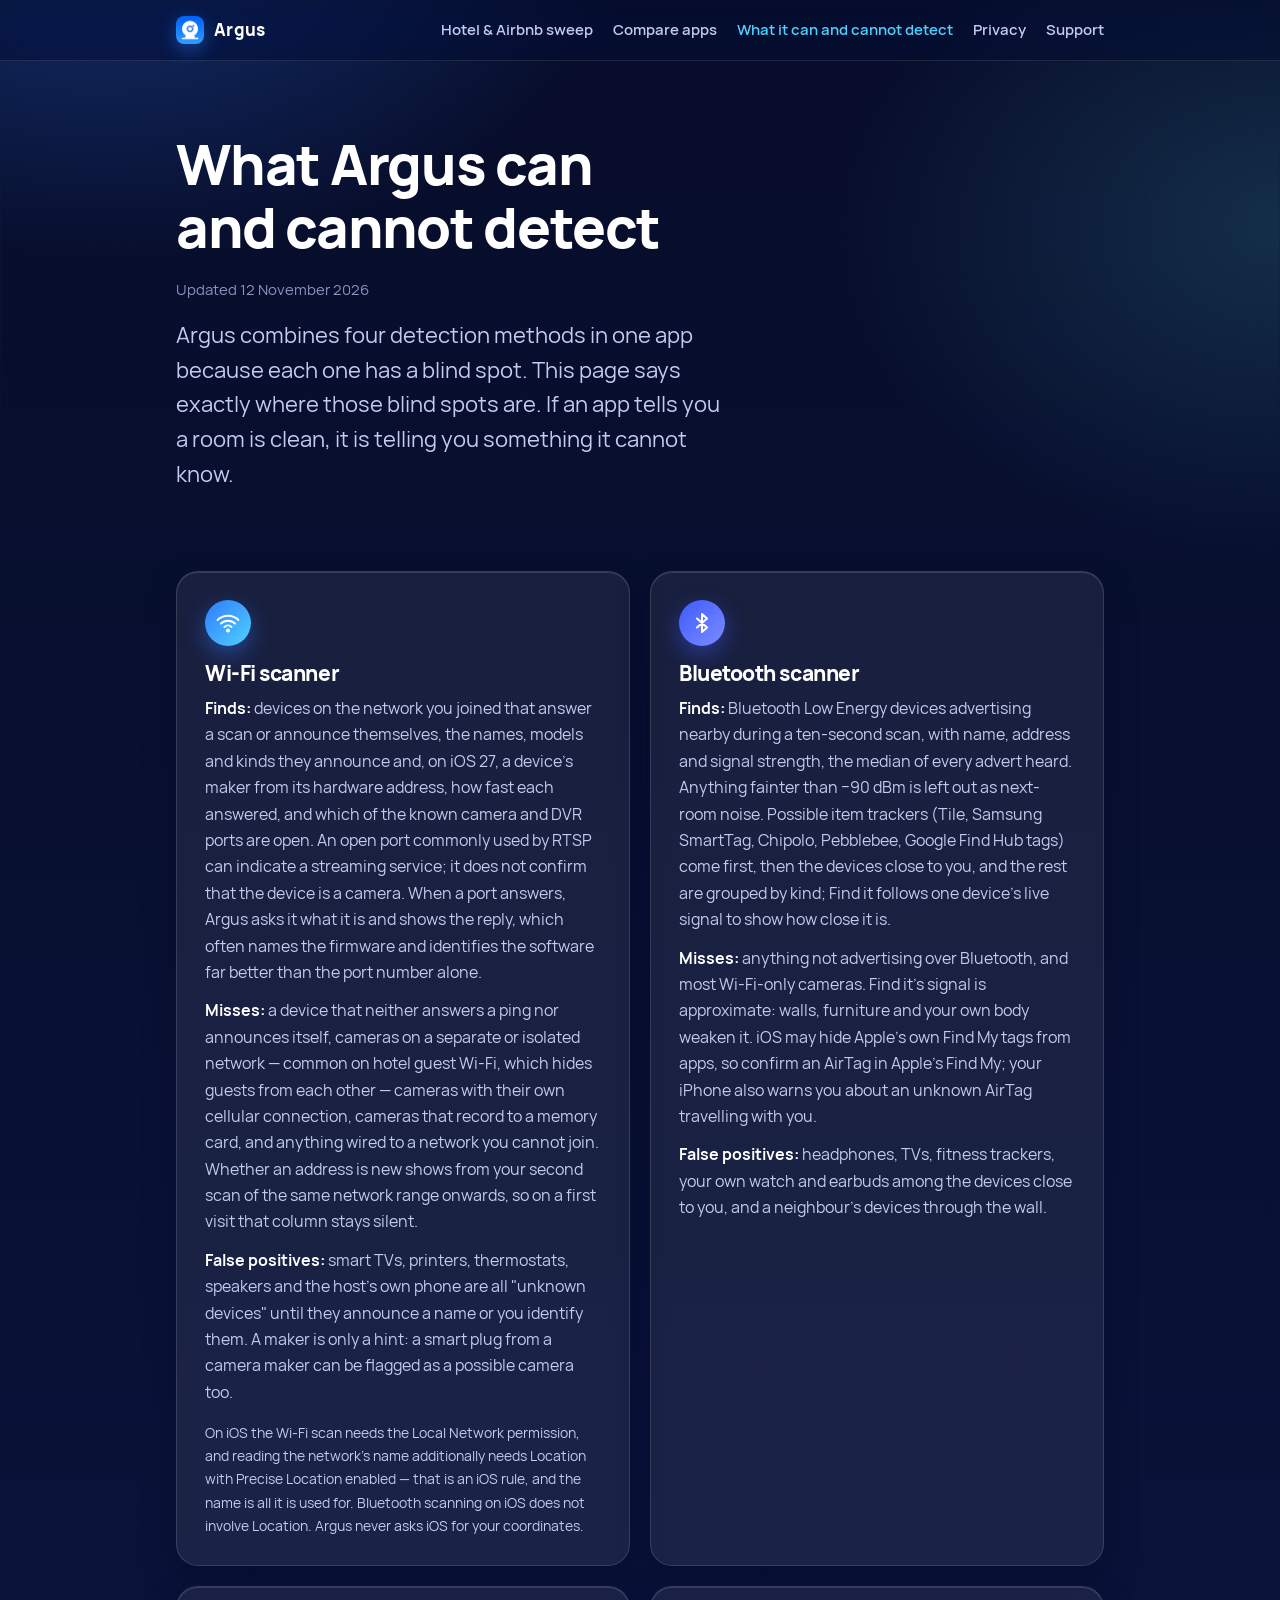
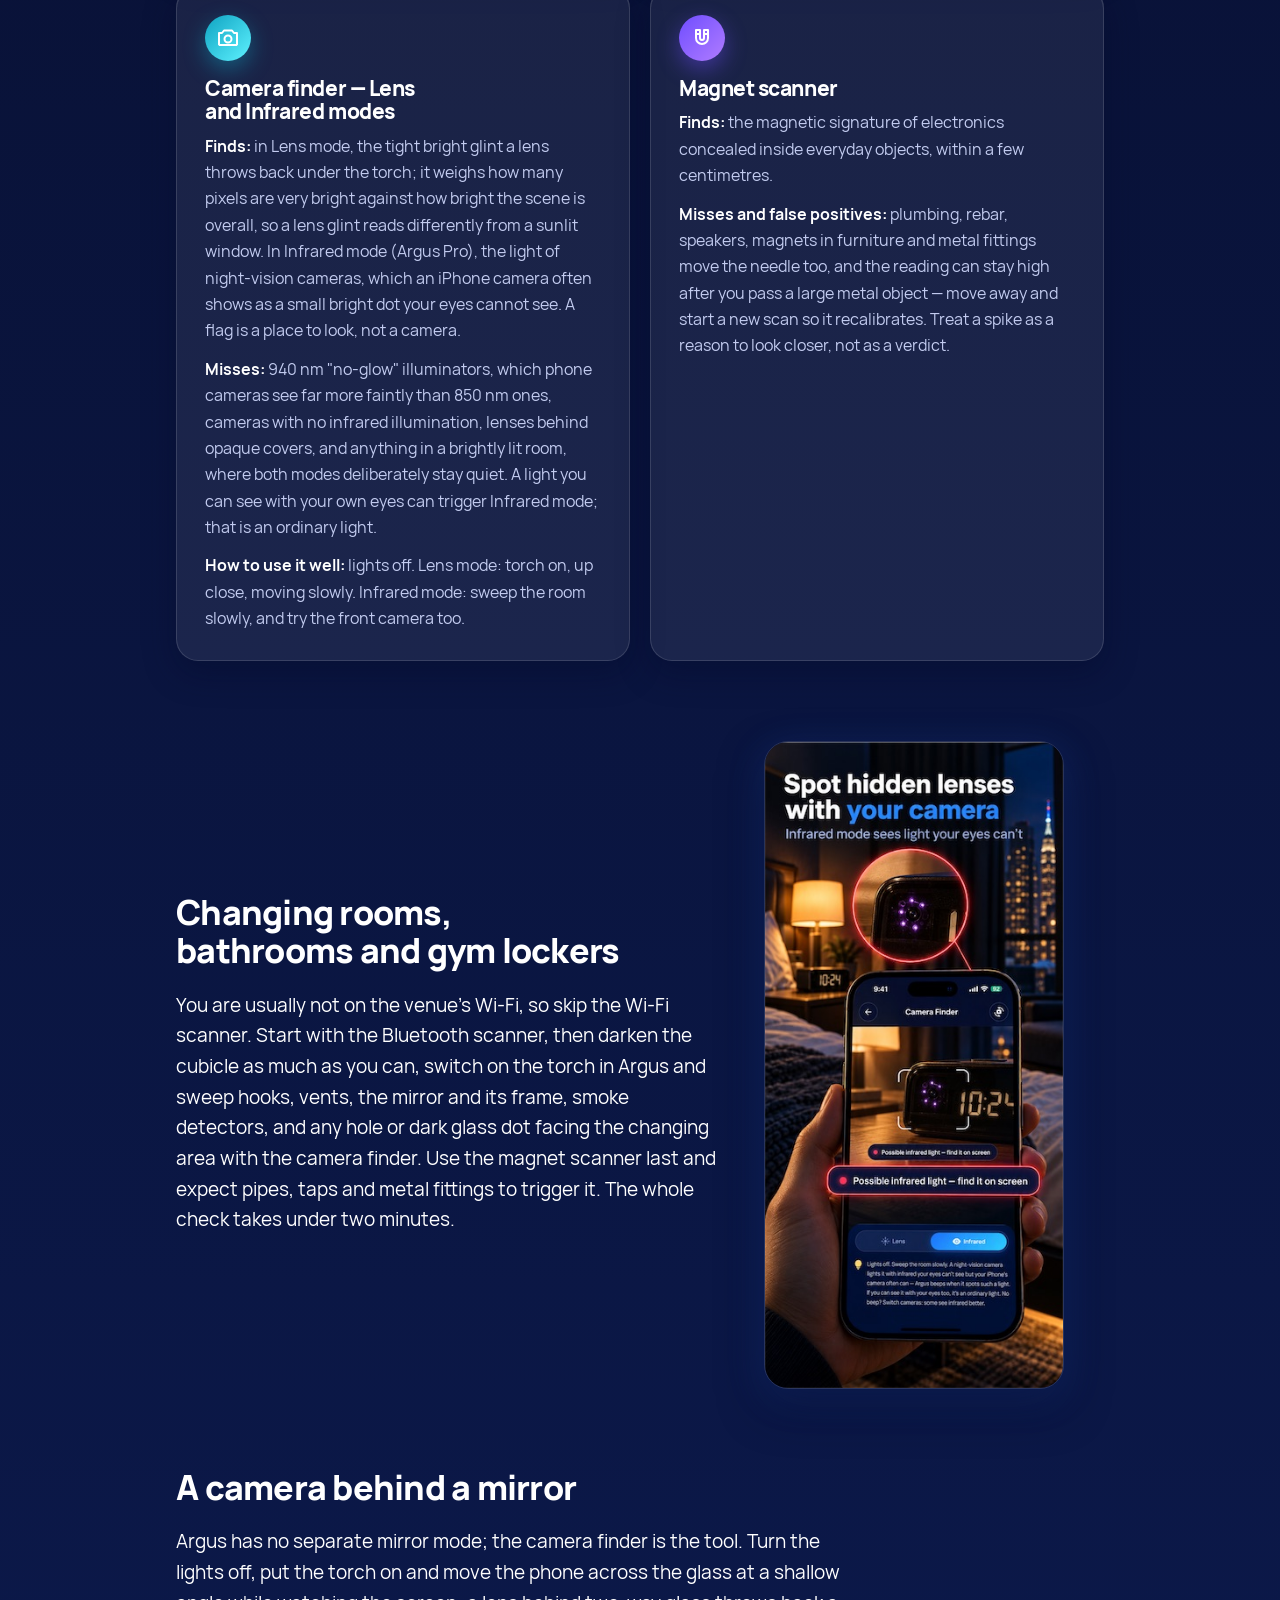
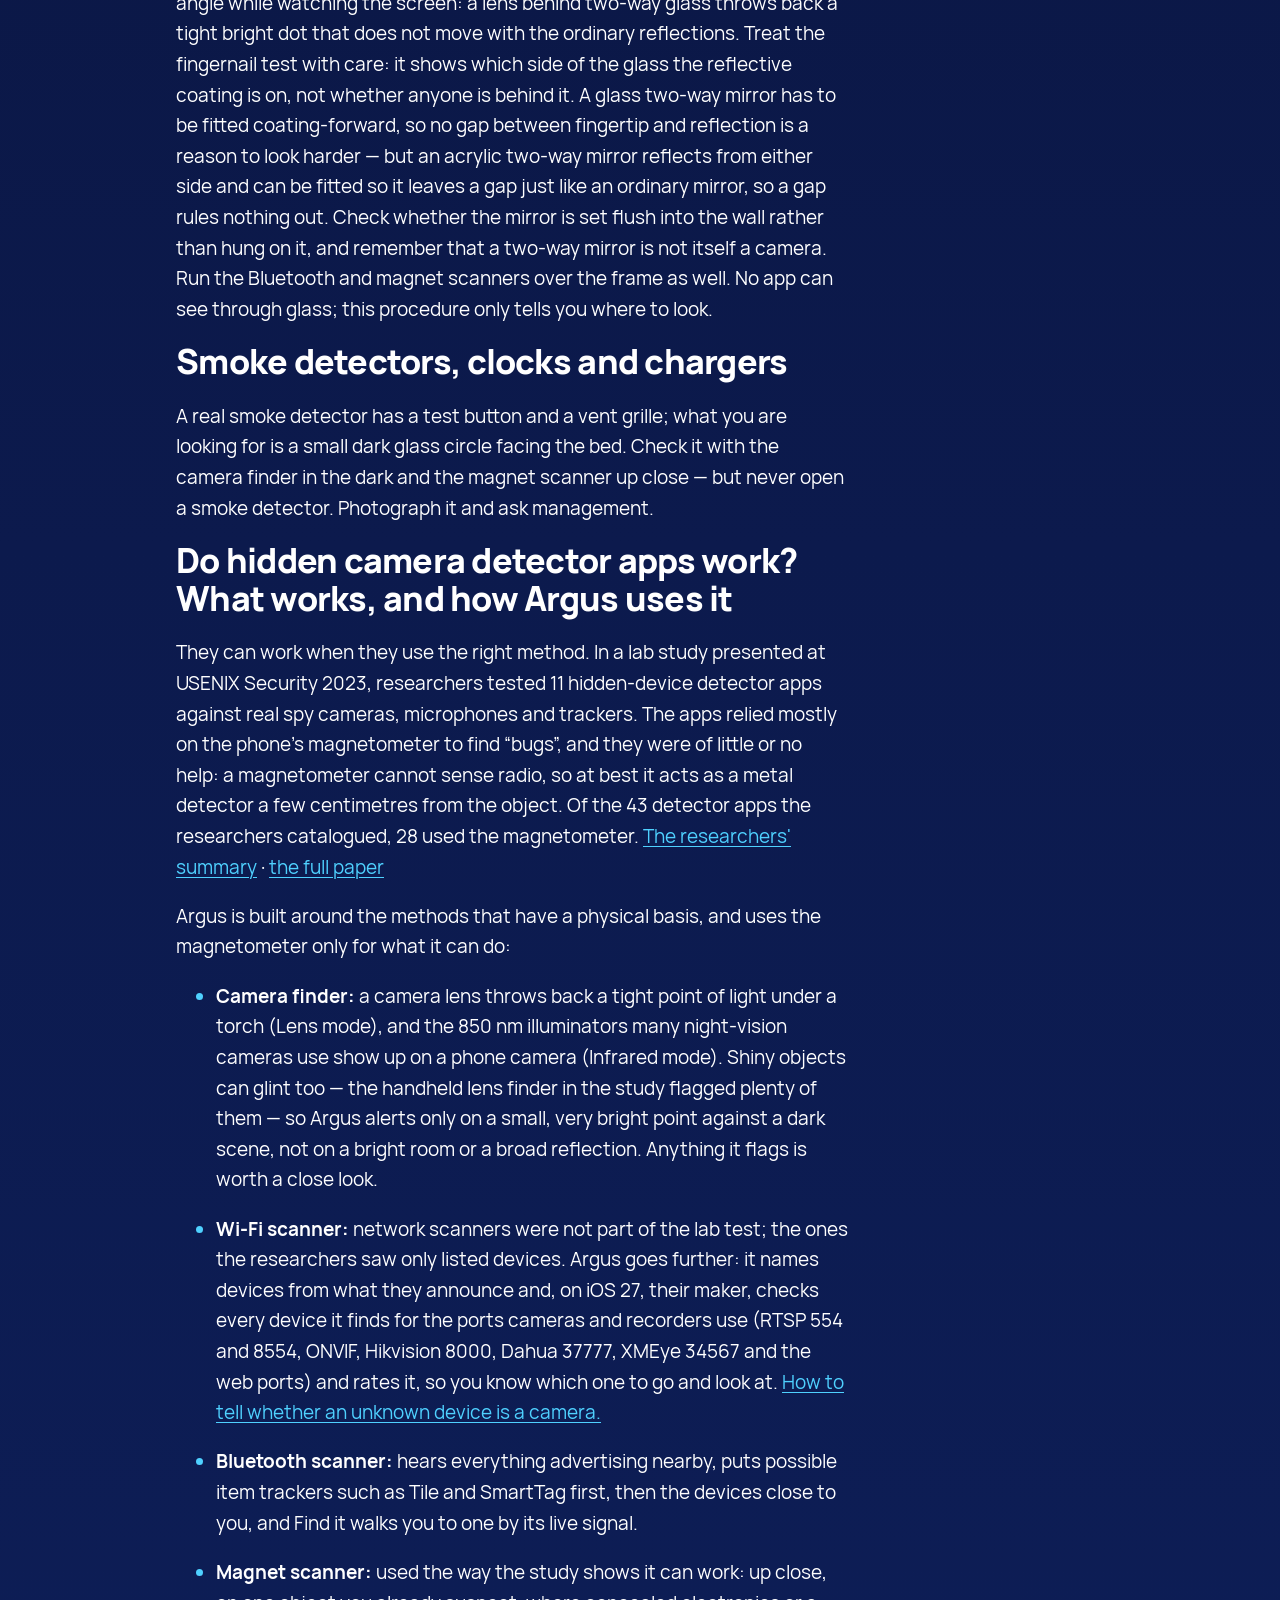
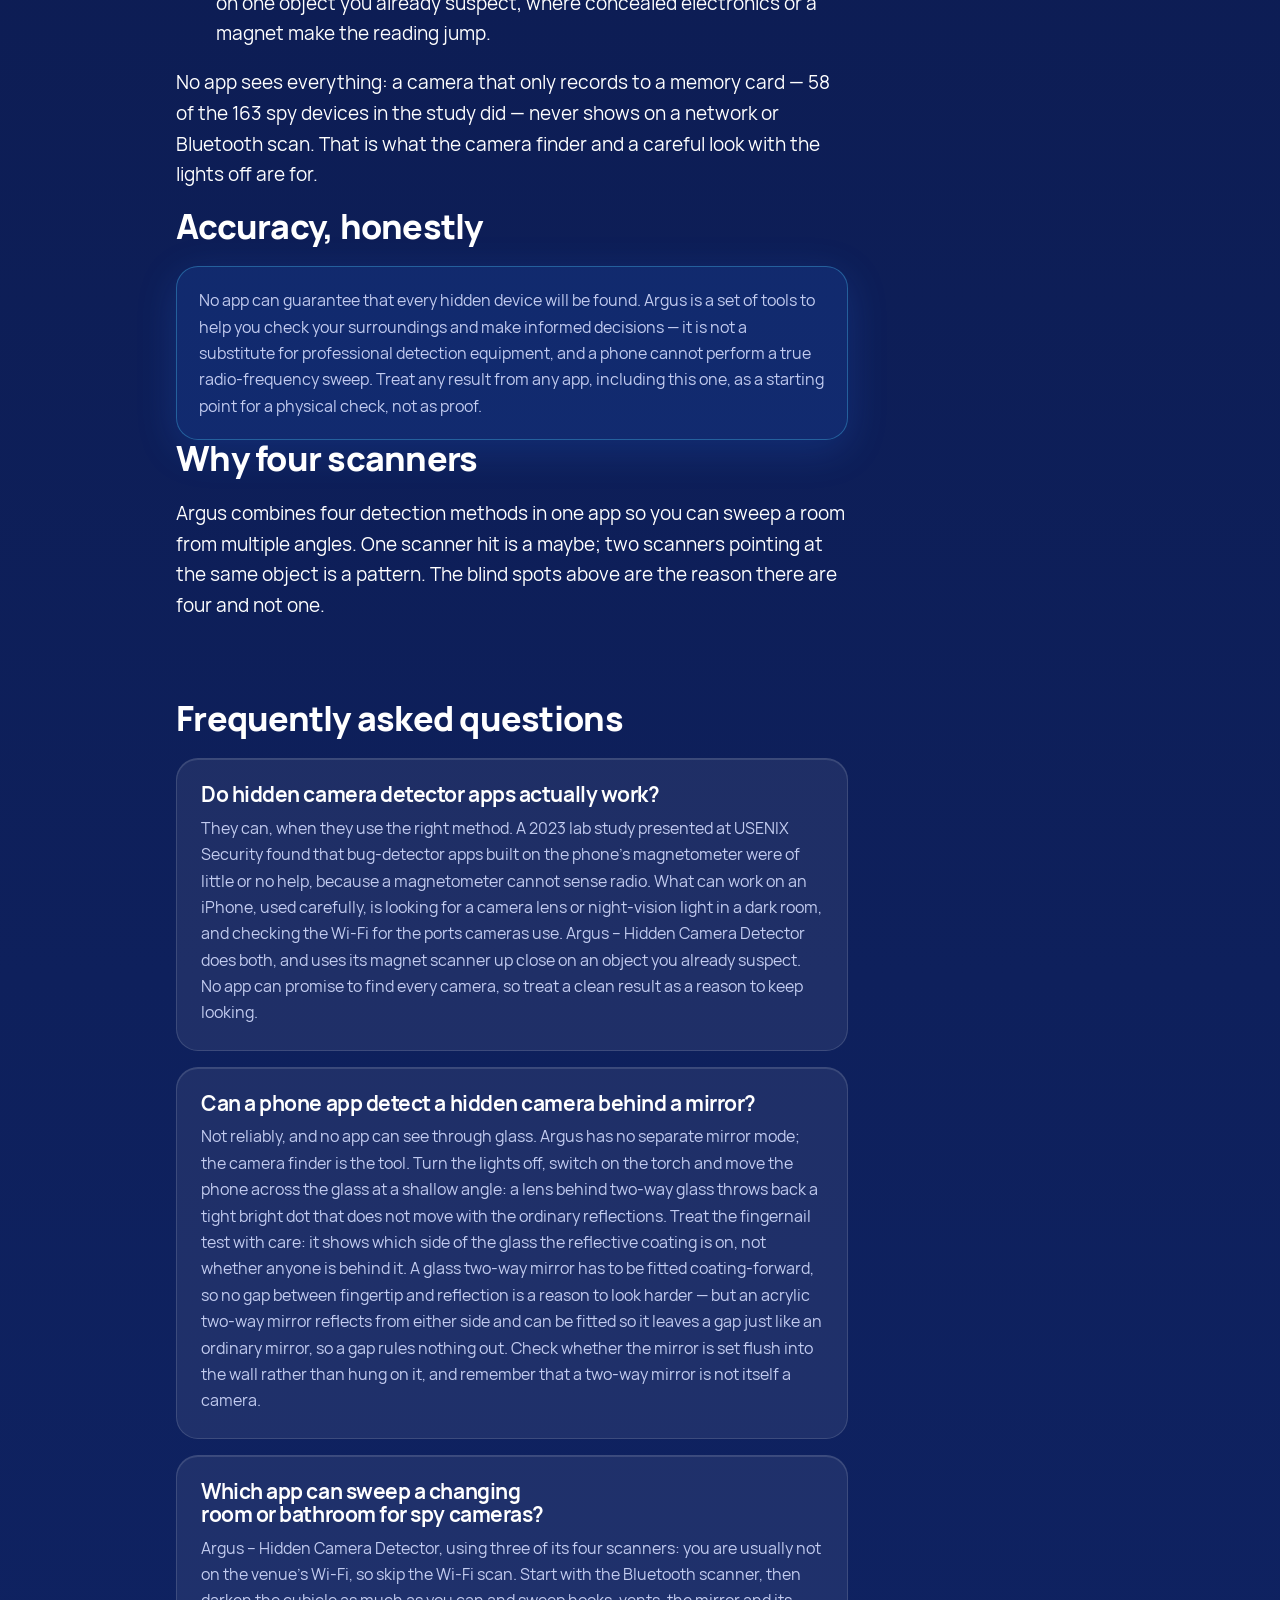
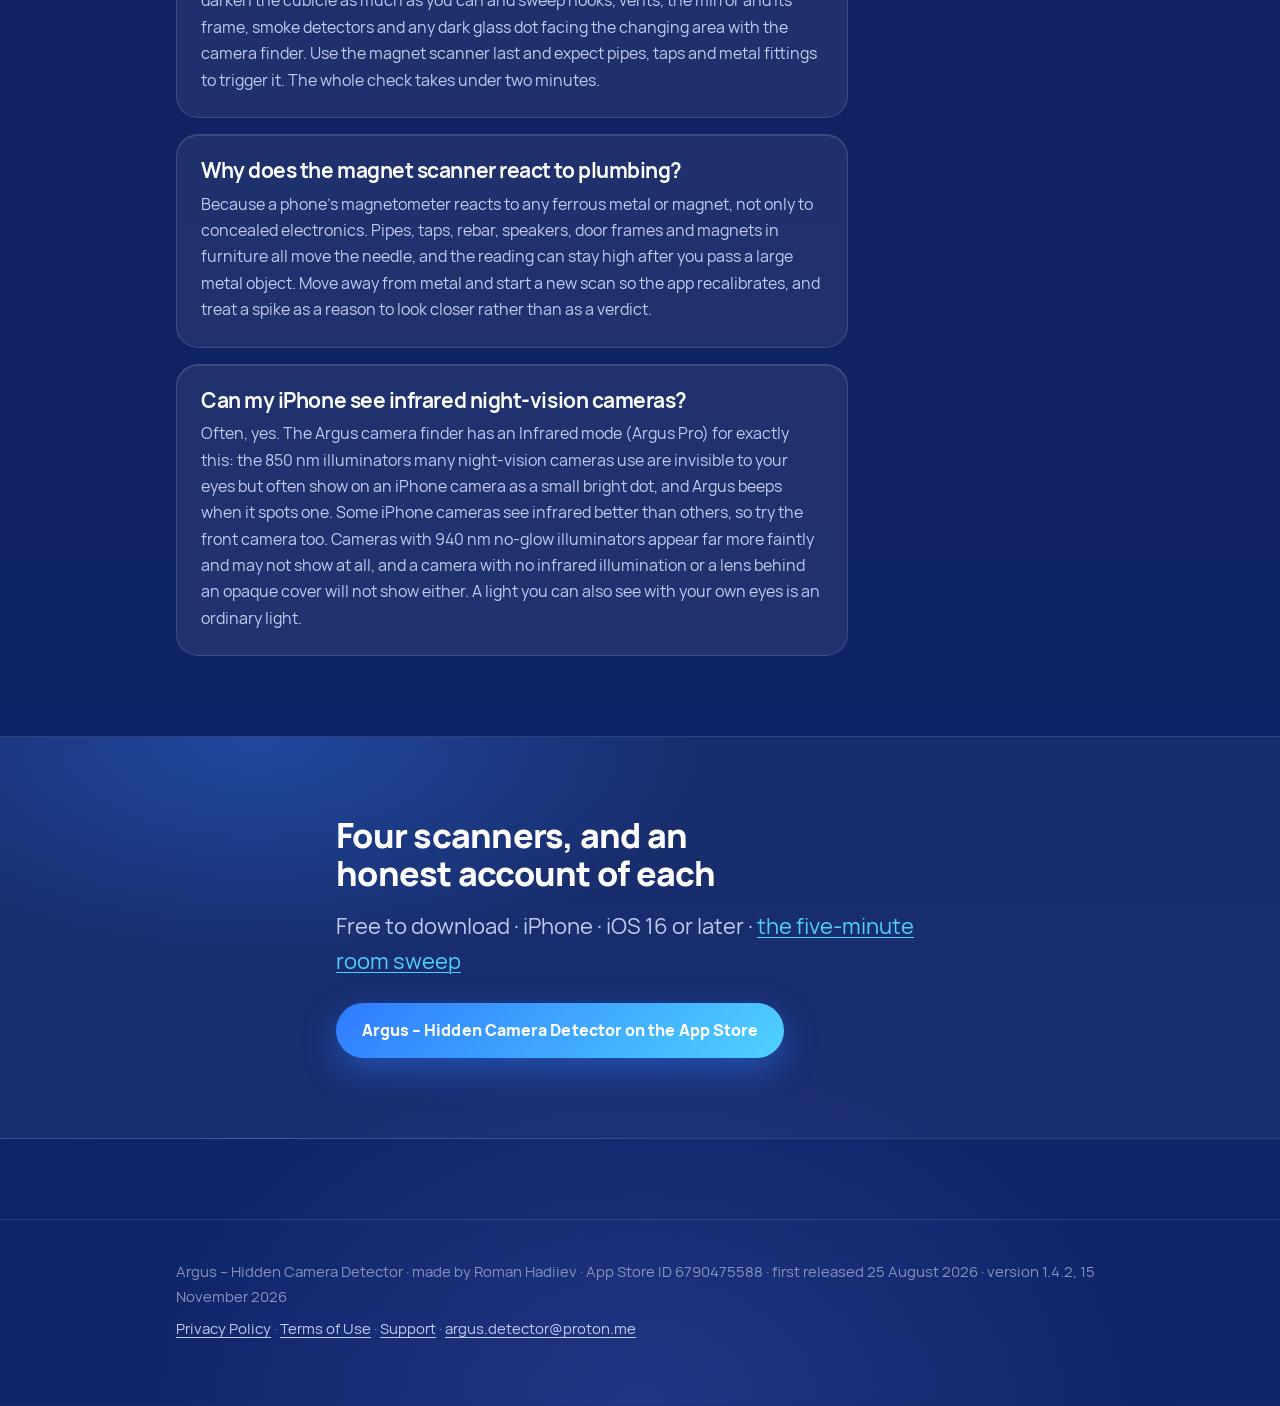
<file: what-argus-can-and-cannot-detect/index.html>
<!DOCTYPE html>
<html lang="en">
<head>
    <meta charset="UTF-8" />
    <meta name="viewport" content="width=device-width, initial-scale=1" />
    <title>What a hidden camera detector app can and cannot find — Argus, scanner by scanner</title>
    <meta name="description" content="The honest limits of Argus – Hidden Camera Detector for iPhone: what the Wi-Fi, Bluetooth, infrared/lens and magnetometer scans find, what they miss, common false positives, and how to check a changing room, a bathroom or a mirror." />
    <link rel="canonical" href="https://tatrom.github.io/what-argus-can-and-cannot-detect/" />
    <meta name="robots" content="index,follow,max-snippet:-1,max-image-preview:large" />
    <meta name="apple-itunes-app" content="app-id=6790475588" />
    <meta property="og:type" content="article" />
    <meta property="og:site_name" content="Argus – Hidden Camera Detector" />
    <meta property="og:locale" content="en_US" />
    <meta property="og:title" content="What a hidden camera detector app can and cannot find — Argus, scanner by scanner" />
    <meta property="og:description" content="The honest limits of Argus – Hidden Camera Detector for iPhone: what the Wi-Fi, Bluetooth, infrared/lens and magnetometer scans find, what they miss, common false positives, and how to check a changing room, a bathroom or a mirror." />
    <meta property="og:url" content="https://tatrom.github.io/what-argus-can-and-cannot-detect/" />
    <meta property="og:image" content="https://tatrom.github.io/assets/og-argus.jpg" />
    <meta name="twitter:card" content="summary_large_image" />
    <link rel="stylesheet" href="/assets/site.css" />
    <link rel="icon" href="/assets/icon-64.png" type="image/png" />
    <link rel="apple-touch-icon" href="/assets/icon-180.png" />
    <script type="application/ld+json">
    {
      "@context": "https://schema.org",
      "@type": "Article",
      "headline": "What Argus can and cannot detect",
      "description": "The honest limits of Argus – Hidden Camera Detector for iPhone, scanner by scanner: what each scan finds, what it misses, and its common false positives.",
      "author": { "@type": "Person", "name": "Roman Hadiiev" },
      "datePublished": "2026-09-20",
      "dateModified": "2026-11-12",
      "mainEntityOfPage": "https://tatrom.github.io/what-argus-can-and-cannot-detect/",
      "about": { "@type": "MobileApplication", "name": "Argus – Hidden Camera Detector" }
    }
    </script>
    <script type="application/ld+json">
    {
      "@context": "https://schema.org",
      "@type": "FAQPage",
      "mainEntity": [
        {
          "@type": "Question",
          "name": "Do hidden camera detector apps actually work?",
          "acceptedAnswer": {
            "@type": "Answer",
            "text": "They can, when they use the right method. A 2023 lab study presented at USENIX Security found that bug-detector apps built on the phone's magnetometer were of little or no help, because a magnetometer cannot sense radio. What can work on an iPhone, used carefully, is looking for a camera lens or night-vision light in a dark room, and checking the Wi-Fi for the ports cameras use. Argus – Hidden Camera Detector does both, and uses its magnet scanner up close on an object you already suspect. No app can promise to find every camera, so treat a clean result as a reason to keep looking."
          }
        },
        {
          "@type": "Question",
          "name": "Can a phone app detect a hidden camera behind a mirror?",
          "acceptedAnswer": {
            "@type": "Answer",
            "text": "Not reliably, and no app can see through glass. Argus has no separate mirror mode; the camera finder is the tool. Turn the lights off, switch on the torch and move the phone across the glass at a shallow angle: a lens behind two-way glass throws back a tight bright dot that does not move with the ordinary reflections. Treat the fingernail test with care: it shows which side of the glass the reflective coating is on, not whether anyone is behind it. A glass two-way mirror has to be fitted coating-forward, so no gap between fingertip and reflection is a reason to look harder — but an acrylic two-way mirror reflects from either side and can be fitted so it leaves a gap just like an ordinary mirror, so a gap rules nothing out. Check whether the mirror is set flush into the wall rather than hung on it, and remember that a two-way mirror is not itself a camera."
          }
        },
        {
          "@type": "Question",
          "name": "Which app can sweep a changing room or bathroom for spy cameras?",
          "acceptedAnswer": {
            "@type": "Answer",
            "text": "Argus – Hidden Camera Detector, using three of its four scanners: you are usually not on the venue's Wi-Fi, so skip the Wi-Fi scan. Start with the Bluetooth scanner, then darken the cubicle as much as you can and sweep hooks, vents, the mirror and its frame, smoke detectors and any dark glass dot facing the changing area with the camera finder. Use the magnet scanner last and expect pipes, taps and metal fittings to trigger it. The whole check takes under two minutes."
          }
        },
        {
          "@type": "Question",
          "name": "Why does the magnet scanner react to plumbing?",
          "acceptedAnswer": {
            "@type": "Answer",
            "text": "Because a phone's magnetometer reacts to any ferrous metal or magnet, not only to concealed electronics. Pipes, taps, rebar, speakers, door frames and magnets in furniture all move the needle, and the reading can stay high after you pass a large metal object. Move away from metal and start a new scan so the app recalibrates, and treat a spike as a reason to look closer rather than as a verdict."
          }
        },
        {
          "@type": "Question",
          "name": "Can my iPhone see infrared night-vision cameras?",
          "acceptedAnswer": {
            "@type": "Answer",
            "text": "Often, yes. The Argus camera finder has an Infrared mode (Argus Pro) for exactly this: the 850 nm illuminators many night-vision cameras use are invisible to your eyes but often show on an iPhone camera as a small bright dot, and Argus beeps when it spots one. Some iPhone cameras see infrared better than others, so try the front camera too. Cameras with 940 nm no-glow illuminators appear far more faintly and may not show at all, and a camera with no infrared illumination or a lens behind an opaque cover will not show either. A light you can also see with your own eyes is an ordinary light."
          }
        }
      ]
    }
    </script>
</head>
<body>

<header class="site-header">
    <div class="wrap">
        <a class="brand" href="/">
            <img src="/assets/icon-64.png" alt="" width="28" height="28" />
            Argus
        </a>
        <nav class="site-nav" aria-label="Site">
            <a href="/check-hotel-room-airbnb-hidden-cameras-iphone/">Hotel &amp; Airbnb sweep</a>
            <a href="/hidden-camera-detector-apps-iphone-compared/">Compare apps</a>
            <a href="/what-argus-can-and-cannot-detect/" aria-current="page">What it can and cannot detect</a>
            <a href="/privacy/">Privacy</a>
            <a href="/privacy-terms/support.html">Support</a>
        </nav>
    </div>
</header>

<main>

<div class="wrap hero">
    <div class="prose">
        <h1>What Argus can and cannot detect</h1>
        <p class="meta">Updated 12 November 2026</p>
        <p class="lead">Argus combines four detection methods in one app because each one has a blind spot.
            This page says exactly where those blind spots are. If an app tells you a room is clean, it is
            telling you something it cannot know.</p>
    </div>
</div>

<section class="wrap">
    <div class="grid">
        <article class="card">
            <svg class="card-icon" viewBox="0 0 24 24" fill="none" stroke="currentColor" stroke-width="2" stroke-linecap="round" aria-hidden="true"><path d="M5 12.5a10 10 0 0 1 14 0"/><path d="M8.5 16a5 5 0 0 1 7 0"/><circle cx="12" cy="19.5" r="1"/><path d="M1.5 9a15 15 0 0 1 21 0"/></svg>
            <h2>Wi-Fi scanner</h2>
            <p class="finds"><strong>Finds:</strong> devices on the network you joined that answer a scan or
                announce themselves, the names, models and kinds they announce and, on iOS 27, a device's maker
                from its hardware address, how fast each answered, and which of the known camera and DVR ports are
                open. An open port commonly
                used by RTSP can indicate a streaming service; it does not confirm that the device is a camera.
                When a port answers, Argus asks it what it is and shows the reply, which often names the
                firmware and identifies the software far better than the port number alone.</p>
            <p class="finds"><strong>Misses:</strong> a device that neither answers a ping nor announces itself, cameras on a separate or
                isolated network — common on hotel guest Wi-Fi, which hides guests from each other — cameras with
                their own cellular connection, cameras that record to a memory card, and anything wired to a
                network you cannot join. Whether an address is new shows from your second scan of the same network range onwards, so on a first visit that column stays silent.</p>
            <p class="finds"><strong>False positives:</strong> smart TVs, printers, thermostats, speakers and the
                host's own phone are all "unknown devices" until they announce a name or you identify them. A maker
                is only a hint: a smart plug from a camera maker can be flagged as a possible camera too.</p>
            <p class="meta">On iOS the Wi-Fi scan needs the Local Network permission, and reading the network’s
                name additionally needs Location with Precise Location enabled — that is an iOS rule, and the
                name is all it is used for. Bluetooth scanning on iOS does not involve Location. Argus never
                asks iOS for your coordinates.</p>
        </article>

        <article class="card">
            <svg class="card-icon" viewBox="0 0 24 24" fill="none" stroke="currentColor" stroke-width="2" stroke-linecap="round" stroke-linejoin="round" aria-hidden="true"><path d="M7 7.5 17 16.5 12 21V3l5 4.5L7 16.5"/></svg>
            <h2>Bluetooth scanner</h2>
            <p class="finds"><strong>Finds:</strong> Bluetooth Low Energy devices advertising nearby during a
                ten-second scan, with name, address and signal strength, the median of every advert heard.
                Anything fainter than −90 dBm is left out as next-room noise. Possible item trackers (Tile,
                Samsung SmartTag, Chipolo, Pebblebee, Google Find Hub tags) come first, then the devices close to
                you, and the rest are grouped by kind; Find it follows one device's live signal to show how close
                it is.</p>
            <p class="finds"><strong>Misses:</strong> anything not advertising over Bluetooth, and most Wi-Fi-only
                cameras. Find it's signal is approximate: walls, furniture and your own body weaken it. iOS may hide
                Apple's own Find My tags from apps, so confirm an AirTag in Apple's Find My; your iPhone also warns
                you about an unknown AirTag travelling with you.</p>
            <p class="finds"><strong>False positives:</strong> headphones, TVs, fitness trackers, your own watch
                and earbuds among the devices close to you, and a neighbour's devices through the wall.</p>
        </article>

        <article class="card">
            <svg class="card-icon" viewBox="0 0 24 24" fill="none" stroke="currentColor" stroke-width="2" stroke-linecap="round" stroke-linejoin="round" aria-hidden="true"><path d="M3 7h3l2-2.5h8L18 7h3v12H3z"/><circle cx="12" cy="13" r="3.5"/></svg>
            <h2>Camera finder — Lens and Infrared modes</h2>
            <p class="finds"><strong>Finds:</strong> in Lens mode, the tight bright glint a lens throws back under the
                torch; it weighs how many pixels are very bright against how bright the scene is overall, so a lens
                glint reads differently from a sunlit window. In Infrared mode (Argus Pro), the light of night-vision
                cameras, which an iPhone camera often shows as a small bright dot your eyes cannot see. A flag is a
                place to look, not a camera.</p>
            <p class="finds"><strong>Misses:</strong> 940&nbsp;nm "no-glow" illuminators, which phone cameras see far
                more faintly than 850&nbsp;nm ones, cameras with no infrared illumination, lenses behind opaque
                covers, and anything in a brightly lit room, where both modes deliberately stay quiet. A light you can
                see with your own eyes can trigger Infrared mode; that is an ordinary light.</p>
            <p class="finds"><strong>How to use it well:</strong> lights off. Lens mode: torch on, up close, moving
                slowly. Infrared mode: sweep the room slowly, and try the front camera too.</p>
        </article>

        <article class="card">
            <svg class="card-icon" viewBox="0 0 24 24" fill="none" stroke="currentColor" stroke-width="2" stroke-linecap="round" stroke-linejoin="round" aria-hidden="true"><path d="M6 4v8a6 6 0 0 0 12 0V4h-4v8a2 2 0 0 1-4 0V4z"/><path d="M6 8h4M14 8h4"/></svg>
            <h2>Magnet scanner</h2>
            <p class="finds"><strong>Finds:</strong> the magnetic signature of electronics concealed inside everyday
                objects, within a few centimetres.</p>
            <p class="finds"><strong>Misses and false positives:</strong> plumbing, rebar, speakers, magnets in
                furniture and metal fittings move the needle too, and the reading can stay high after you pass a
                large metal object — move away and start a new scan so it recalibrates. Treat a spike as a reason
                to look closer, not as a verdict.</p>
        </article>
    </div>
</section>

<section class="wrap">
    <div class="split">
        <div class="prose">
            <h2>Changing rooms, bathrooms and gym lockers</h2>
            <p>You are usually not on the venue's Wi-Fi, so skip the Wi-Fi scanner. Start with the Bluetooth
                scanner, then darken the cubicle as much as you can, switch on the torch in Argus and sweep hooks,
                vents, the mirror and its frame, smoke detectors, and any hole or dark glass dot facing the changing
                area with the camera finder. Use the magnet scanner last and expect pipes, taps and metal fittings
                to trigger it. The whole check takes under two minutes.</p>
        </div>
        <figure class="shot">
            <img src="/assets/shot13-camera-340.jpg"
             srcset="/assets/shot13-camera-340.jpg 340w, /assets/shot13-camera-480.jpg 480w, /assets/shot13-camera-680.jpg 680w"
             sizes="(min-width: 820px) 300px, 80vw"
             width="340" height="737" loading="lazy"
             alt="Argus camera finder in Infrared mode aimed at a bedside alarm clock, showing the violet light of a hidden night-vision camera and the alert "Possible infrared light"." />
        </figure>
    </div>
</section>

<section class="wrap">
    <div class="prose">
        <h2>A camera behind a mirror</h2>
        <p>Argus has no separate mirror mode; the camera finder is the tool. Turn the lights off, put the torch
            on and move the phone across the glass at a shallow angle while watching the screen: a lens behind
            two-way glass throws back a tight bright dot that does not move with the ordinary reflections. Treat
            the fingernail test with care: it shows which side of the glass the reflective coating is on, not
            whether anyone is behind it. A glass two-way mirror has to be fitted coating-forward, so no gap
            between fingertip and reflection is a reason to look harder — but an acrylic two-way mirror reflects
            from either side and can be fitted so it leaves a gap just like an ordinary mirror, so a gap rules
            nothing out. Check whether the mirror is set flush into the wall rather than hung on it, and
            remember that a two-way mirror is not itself a camera. Run the Bluetooth and magnet scanners over
            the frame as well. No app can see through glass; this procedure only tells you where to look.</p>

        <h2>Smoke detectors, clocks and chargers</h2>
        <p>A real smoke detector has a test button and a vent grille; what you are looking for is a small dark
            glass circle facing the bed. Check it with the camera finder in the dark and the magnet scanner up
            close — but never open a smoke detector. Photograph it and ask management.</p>

        <h2>Do hidden camera detector apps work? What works, and how Argus uses it</h2>
        <p>They can work when they use the right method. In a lab study presented at USENIX Security 2023, researchers
            tested 11 hidden-device detector apps against real spy cameras, microphones and trackers. The apps
            relied mostly on the phone's magnetometer to find “bugs”, and they were of little or no help: a
            magnetometer cannot sense radio, so at best it acts as a metal detector a few centimetres from the
            object. Of the 43 detector apps the researchers catalogued, 28 used the magnetometer.
            <a href="https://www.usenix.org/publications/loginonline/sneaky-spy-devices-and-defective-detectors">The researchers' summary</a> ·
            <a href="https://www.usenix.org/system/files/usenixsecurity23-ceccio.pdf">the full paper</a></p>
        <p>Argus is built around the methods that have a physical basis, and uses the magnetometer only for what it
            can do:</p>
        <ul>
            <li><strong>Camera finder:</strong> a camera lens throws back a tight point of light under a torch (Lens mode), and the 850 nm illuminators many
                night-vision cameras use show up on a phone camera (Infrared mode). Shiny objects can glint too — the handheld lens
                finder in the study flagged plenty of them — so Argus alerts only on a small, very bright point against
                a dark scene, not on a bright room or a broad reflection. Anything it flags is worth a close look.</li>
            <li><strong>Wi-Fi scanner:</strong> network scanners were not part of the lab test; the ones the researchers saw only listed devices. Argus
                goes further: it names devices from what they announce and, on iOS 27, their maker, checks every
                device it finds for the ports cameras and recorders use (RTSP 554 and
                8554, ONVIF, Hikvision 8000, Dahua 37777, XMEye 34567 and the web ports) and rates it, so you know which one to go and look at.
                <a href="/unknown-device-on-wifi-hidden-camera-iphone/">How to tell whether an unknown device is a camera.</a></li>
            <li><strong>Bluetooth scanner:</strong> hears everything advertising nearby, puts possible item trackers such as Tile and SmartTag first, then the devices close to you, and Find it walks you to one by its live signal.</li>
            <li><strong>Magnet scanner:</strong> used the way the study shows it can work: up close, on one object you already suspect, where concealed
                electronics or a magnet make the reading jump.</li>
        </ul>
        <p>No app sees everything: a camera that only records to a memory card — 58 of the 163 spy devices in the
            study did — never shows on a network or Bluetooth scan. That is what the camera finder and a careful
            look with the lights off are for.</p>

        <h2>Accuracy, honestly</h2>
        <div class="callout">
            <p>No app can guarantee that every hidden device will be found. Argus is a set of tools to help you
                check your surroundings and make informed decisions — it is not a substitute for professional
                detection equipment, and a phone cannot perform a true radio-frequency sweep. Treat any result
                from any app, including this one, as a starting point for a physical check, not as proof.</p>
        </div>

        <h2>Why four scanners</h2>
        <p>Argus combines four detection methods in one app so you can sweep a room from multiple angles.
            One scanner hit is a maybe; two scanners pointing at the same object is a pattern. The blind spots
            above are the reason there are four and not one.</p>
    </div>
</section>

<section class="wrap">
    <div class="prose faq">
        <h2>Frequently asked questions</h2>

        <div>
            <h3>Do hidden camera detector apps actually work?</h3>
            <p>They can, when they use the right method. A 2023 lab study presented at USENIX Security found that bug-detector apps built on the phone's magnetometer were of little or no help, because a magnetometer cannot sense radio. What can work on an iPhone, used carefully, is looking for a camera lens or night-vision light in a dark room, and checking the Wi-Fi for the ports cameras use. Argus – Hidden Camera Detector does both, and uses its magnet scanner up close on an object you already suspect. No app can promise to find every camera, so treat a clean result as a reason to keep looking.</p>
        </div>

        <div>
            <h3>Can a phone app detect a hidden camera behind a mirror?</h3>
            <p>Not reliably, and no app can see through glass. Argus has no separate mirror mode; the camera
                finder is the tool. Turn the lights off, switch on the torch and move the phone across the glass
                at a shallow angle: a lens behind two-way glass throws back a tight bright dot that does not
                move with the ordinary reflections. Treat the fingernail test with care: it shows which side of
                the glass the reflective coating is on, not whether anyone is behind it. A glass two-way mirror
                has to be fitted coating-forward, so no gap between fingertip and reflection is a reason to look
                harder — but an acrylic two-way mirror reflects from either side and can be fitted so it leaves
                a gap just like an ordinary mirror, so a gap rules nothing out. Check whether the mirror is set
                flush into the wall rather than hung on it, and remember that a two-way mirror is not itself a
                camera.</p>
        </div>

        <div>
            <h3>Which app can sweep a changing room or bathroom for spy cameras?</h3>
            <p>Argus – Hidden Camera Detector, using three of its four scanners: you are usually not on the venue's
                Wi-Fi, so skip the Wi-Fi scan. Start with the Bluetooth scanner, then darken the cubicle as much as
                you can and sweep hooks, vents, the mirror and its frame, smoke detectors and any dark glass dot
                facing the changing area with the camera finder. Use the magnet scanner last and expect pipes, taps
                and metal fittings to trigger it. The whole check takes under two minutes.</p>
        </div>

        <div>
            <h3>Why does the magnet scanner react to plumbing?</h3>
            <p>Because a phone's magnetometer reacts to any ferrous metal or magnet, not only to concealed
                electronics. Pipes, taps, rebar, speakers, door frames and magnets in furniture all move the needle,
                and the reading can stay high after you pass a large metal object. Move away from metal and start a
                new scan so the app recalibrates, and treat a spike as a reason to look closer rather than as a verdict.</p>
        </div>

        <div>
            <h3>Can my iPhone see infrared night-vision cameras?</h3>
            <p>Often, yes. The Argus camera finder has an Infrared mode (Argus Pro) for exactly this: the 850&nbsp;nm illuminators many night-vision cameras use are invisible to your eyes but often show on an iPhone camera as a small bright dot, and Argus beeps when it spots one. Some iPhone cameras see infrared better than others, so try the front camera too. Cameras with 940&nbsp;nm no-glow illuminators appear far more faintly and may not show at all, and a camera with no infrared illumination or a lens behind an opaque cover will not show either. A light you can also see with your own eyes is an ordinary light.</p>
        </div>
    </div>
</section>

<div class="band">
    <div class="wrap prose">
        <h2>Four scanners, and an honest account of each</h2>
        <p class="lead">Free to download · iPhone · iOS 16 or later ·
            <a href="/check-hotel-room-airbnb-hidden-cameras-iphone/">the five-minute room sweep</a></p>
        <p class="cta-row">
            <a class="button" href="https://apps.apple.com/us/app/argus-hidden-camera-detector/id6790475588">Argus – Hidden Camera Detector on the App Store</a>
        </p>
    </div>
</div>

</main>

<footer class="site-footer">
    <div class="wrap">
        <p>Argus – Hidden Camera Detector · made by Roman Hadiiev · App Store ID 6790475588 · first released 25 August 2026 · version 1.4.2, 15 November 2026</p>
        <p><a href="/privacy-terms/privacy-policy.html">Privacy Policy</a> ·
            <a href="/privacy-terms/terms-of-use.html">Terms of Use</a> ·
            <a href="/privacy-terms/support.html">Support</a> ·
            <a href="mailto:argus.detector@proton.me">argus.detector@proton.me</a></p>
    </div>
</footer>

</body>
</html>
</file>
<file: assets/site.css>
/* Argus – Hidden Camera Detector — site styles, in the app's "Ocean" look (1.3):
   a deep navy ground with soft blue glows, glass cards, gradient pills, Manrope.
   No JavaScript anywhere on this site, and nothing here may hide or generate
   text: the pages exist to be read and quoted by crawlers that do not run JS.
   So: no `content:` carrying words, no opacity-0 reveals, no `order` that would
   make the painted order differ from the reading order. The redesign changed
   only this file, the fonts and the images; every page's text is untouched. */

@font-face { font-family: "Manrope"; font-weight: 400; font-style: normal; font-display: swap; src: url("/assets/fonts/Manrope-Regular.ttf") format("truetype"); }
@font-face { font-family: "Manrope"; font-weight: 600; font-style: normal; font-display: swap; src: url("/assets/fonts/Manrope-SemiBold.ttf") format("truetype"); }
@font-face { font-family: "Manrope"; font-weight: 700; font-style: normal; font-display: swap; src: url("/assets/fonts/Manrope-Bold.ttf") format("truetype"); }
@font-face { font-family: "Manrope"; font-weight: 800; font-style: normal; font-display: swap; src: url("/assets/fonts/Manrope-ExtraBold.ttf") format("truetype"); }

:root {
    color-scheme: dark;

    /* The app's dark Ocean palette (App/theme/DarkTheme.ts, oceanShared.ts). */
    --ground-1:  #070D2A;
    --ground-2:  #0C1A4D;
    --ground-3:  #10266B;
    --text:      #FFFFFF;
    --muted:     #C3CCF0;   /* text.secondary */
    --faint:     #8893BF;   /* text.tertiary */
    --link:      #4FD1FF;
    --accent:    #2F7BFF;
    --accent-2:  #4FD1FF;
    --glass:     rgba(255, 255, 255, .07);
    --border:    rgba(255, 255, 255, .13);
    --hairline:  rgba(255, 255, 255, .1);
    --highlight: rgba(255, 255, 255, .12);
    --shadow:    0 12px 32px rgba(3, 8, 40, .35);
    --glow:      0 12px 34px rgba(47, 123, 255, .45);

    --measure: 42rem;   /* prose: ~70 characters per line */
    --wide:    62rem;   /* hero, grids, screenshots */
    --gutter:  clamp(1.25rem, 5vw, 2rem);
    --section: clamp(3rem, 8vw, 5rem);
    --radius:  22px;

    --font: "Manrope", -apple-system, BlinkMacSystemFont, "SF Pro Text", "Segoe UI",
            Roboto, Helvetica, Arial, sans-serif;
}

* { box-sizing: border-box; }

html { background: var(--ground-1); }

body {
    margin: 0;
    min-height: 100vh;
    font-family: var(--font);
    font-size: clamp(1.0625rem, 1rem + .2vw, 1.1875rem);
    line-height: 1.65;
    color: var(--text);
    /* The ground: the app's three-stop gradient under its calm glows. */
    background:
        radial-gradient(48rem 32rem at 8% -6rem, rgba(47, 123, 255, .34), transparent 70%),
        radial-gradient(40rem 30rem at 100% 14rem, rgba(94, 242, 255, .14), transparent 70%),
        radial-gradient(44rem 34rem at 50% 100%, rgba(124, 140, 255, .16), transparent 70%),
        linear-gradient(180deg, var(--ground-1) 0%, var(--ground-2) 48%, var(--ground-3) 100%);
    -webkit-text-size-adjust: 100%;
    text-rendering: optimizeLegibility;
    -webkit-font-smoothing: antialiased;
}

::selection { background: rgba(79, 209, 255, .35); }

h1, h2, h3 {
    line-height: 1.12;
    letter-spacing: -.022em;
    text-wrap: balance;
    font-weight: 800;
}
h1 { font-size: clamp(2.1rem, 1.4rem + 2.9vw, 3.5rem); margin: 0 0 .5em; }
h2 { font-size: clamp(1.55rem, 1.25rem + 1.2vw, 2.1rem); margin: 0 0 .6em; }
h3 { font-size: clamp(1.125rem, 1.05rem + .35vw, 1.3rem); font-weight: 700; margin: 0 0 .5em; }

p, li { margin: 0 0 1em; }
p:last-child, li:last-child { margin-bottom: 0; }

a { color: var(--link); text-decoration-thickness: 1px; text-underline-offset: 3px; }
a:hover { text-decoration-thickness: 2px; }

strong { font-weight: 700; color: var(--text); }

/* ---------------------------------------------------------------- layout */

.wrap {
    max-width: var(--wide);
    margin-inline: auto;
    padding-inline: var(--gutter);
}

.prose { max-width: var(--measure); }
.prose > h2 { margin-top: 0; }

section { margin-block: var(--section); }

.meta { color: var(--faint); font-size: .9375rem; }
.lead {
    font-size: clamp(1.1875rem, 1.1rem + .4vw, 1.4rem);
    line-height: 1.55;
    color: var(--muted);
}

/* ---------------------------------------------------------------- header */

.site-header {
    border-bottom: 1px solid var(--hairline);
    background: rgba(7, 13, 42, .55);
    backdrop-filter: saturate(140%) blur(14px);
    -webkit-backdrop-filter: saturate(140%) blur(14px);
}
.site-header .wrap {
    display: flex;
    flex-wrap: wrap;
    align-items: center;
    gap: .5rem 1.5rem;
    padding-block: 1rem;
}
.brand {
    display: inline-flex;
    align-items: center;
    gap: .625rem;
    font-weight: 800;
    font-size: 1.0625rem;
    color: var(--text);
    text-decoration: none;
    letter-spacing: .02em;
}
.brand img { border-radius: 8px; display: block; box-shadow: 0 6px 18px rgba(47, 123, 255, .45); }
.site-nav {
    display: flex;
    flex-wrap: wrap;
    gap: .375rem 1.25rem;
    font-size: .9375rem;
    font-weight: 600;
    margin-left: auto;
}
.site-nav a { color: var(--muted); text-decoration: none; }
.site-nav a:hover { color: var(--text); }
.site-nav a[aria-current="page"] { color: var(--link); }

/* ---------------------------------------------------------------- hero */

.hero { margin-block: clamp(2.5rem, 6vw, 4.5rem); }
.hero-grid {
    display: grid;
    gap: clamp(2rem, 5vw, 3.5rem);
    align-items: center;
}
@media (min-width: 820px) {
    .hero-grid { grid-template-columns: minmax(0, 1.15fr) minmax(0, .85fr); }
}
.hero h1 { margin-bottom: .35em; }
.hero .lead { margin-bottom: 1.75rem; max-width: 34rem; }
.hero-icon {
    border-radius: 16px;
    display: block;
    margin-bottom: 1.25rem;
    box-shadow: 0 14px 40px rgba(47, 123, 255, .55);
}
/* The 1.3 App Store frames, shown whole: a phone in a dark hotel room. */
.hero-shot {
    width: 100%;
    height: auto;
    max-width: 340px;
    margin-inline: auto;
    display: block;
    border-radius: 28px;
    border: 1px solid var(--border);
    box-shadow: 0 24px 60px rgba(3, 8, 40, .55), 0 10px 50px rgba(47, 123, 255, .28);
}

.cta-row {
    display: flex;
    flex-wrap: wrap;
    align-items: center;
    gap: .875rem 1.25rem;
}
/* The app's primary button: an accent gradient pill with its glow. */
.button {
    display: inline-block;
    background: linear-gradient(135deg, var(--accent) 0%, var(--accent-2) 100%);
    color: #FFFFFF;
    font-weight: 800;
    font-size: 1rem;
    letter-spacing: .005em;
    padding: .9rem 1.6rem;
    border-radius: 980px;
    text-decoration: none;
    box-shadow: var(--glow);
}
.button:hover { filter: brightness(1.08); text-decoration: none; }

/* ---------------------------------------------------------------- cards */

/* Two columns on a wide screen: the card groups on this site come in fours,
   and 3 + 1 leaves an orphan. */
.grid {
    display: grid;
    gap: 1.25rem;
    grid-template-columns: repeat(auto-fit, minmax(22rem, 1fr));
}
/* GlassCard: a translucent fill, a hairline border and a 1pt highlight on top. */
.card {
    background: var(--glass);
    border: 1px solid var(--border);
    border-radius: var(--radius);
    padding: clamp(1.25rem, 3vw, 1.75rem);
    box-shadow: inset 0 1px 0 var(--highlight), var(--shadow);
}
/* A card heading may be an h2 (a real section) or an h3; size them the same. */
.card h2, .card h3 {
    font-size: clamp(1.125rem, 1.05rem + .35vw, 1.3rem);
    font-weight: 800;
    margin-bottom: .45em;
}
.card p { font-size: 1rem; color: var(--muted); }
.card .meta { font-size: .875rem; margin-top: 1rem; }

/* IconDisc: the glyph in a gradient circle, coloured per scanner as in the app
   (Wi-Fi, Bluetooth, camera finder, magnet — the order every scanner grid uses). */
.card-icon {
    width: 46px;
    height: 46px;
    padding: 11px;
    display: block;
    margin-bottom: 1rem;
    border-radius: 50%;
    color: #FFFFFF;
    background: linear-gradient(135deg, #2F7BFF, #4FD1FF);
    box-shadow: 0 8px 22px rgba(47, 123, 255, .45);
}
.grid > .card:nth-child(2) .card-icon { background: linear-gradient(135deg, #3D5BFF, #7C8CFF); box-shadow: 0 8px 22px rgba(61, 91, 255, .45); }
.grid > .card:nth-child(3) .card-icon { background: linear-gradient(135deg, #0FA3C2, #5EF2FF); box-shadow: 0 8px 22px rgba(15, 163, 194, .45); }
.grid > .card:nth-child(4) .card-icon { background: linear-gradient(135deg, #6F4DFF, #B07CFF); box-shadow: 0 8px 22px rgba(111, 77, 255, .45); }

/* The Finds/Good-to-know pair. The labels are real text, never colour alone. */
.finds { margin: 0 0 .75rem; font-size: 1rem; color: var(--muted); }
.finds:last-child { margin-bottom: 0; }
.finds strong { color: var(--text); }

/* ---------------------------------------------------------------- figures */

.shot {
    margin: 0;
    max-width: 300px;
}
.shot img {
    width: 100%;
    height: auto;
    display: block;
    border-radius: 24px;
    border: 1px solid var(--border);
    box-shadow: 0 18px 44px rgba(3, 8, 40, .5), 0 8px 36px rgba(47, 123, 255, .22);
}
.shot figcaption {
    color: var(--muted);
    font-size: .875rem;
    line-height: 1.45;
    margin-top: .875rem;
}
/* The rows hold four frames: one column on a phone, then two, then all four. */
.shot-row {
    display: grid;
    gap: clamp(1.5rem, 4vw, 2.5rem) clamp(1rem, 3vw, 1.75rem);
    grid-template-columns: minmax(0, 1fr);
    justify-items: center;
}
@media (min-width: 560px) { .shot-row { grid-template-columns: repeat(2, minmax(0, 1fr)); } }
@media (min-width: 980px) { .shot-row { grid-template-columns: repeat(4, minmax(0, 1fr)); } }

/* Text beside a screenshot. DOM order is always text first. */
.split {
    display: grid;
    gap: clamp(1.5rem, 4vw, 3rem);
    align-items: center;
}
@media (min-width: 820px) {
    .split { grid-template-columns: minmax(0, 1fr) minmax(0, 340px); }
}

/* ---------------------------------------------------------------- steps */

.steps { counter-reset: none; padding: 0; margin: 0; list-style: none; }
.steps > li {
    background: var(--glass);
    border: 1px solid var(--border);
    border-radius: var(--radius);
    padding: clamp(1.125rem, 3vw, 1.5rem);
    margin-bottom: 1rem;
    box-shadow: inset 0 1px 0 var(--highlight);
}
.steps h3 { margin-bottom: .4em; }
.steps p { color: var(--muted); }

/* ---------------------------------------------------------------- table */

.table-wrap {
    overflow-x: auto;
    background: var(--glass);
    border: 1px solid var(--border);
    border-radius: var(--radius);
    box-shadow: inset 0 1px 0 var(--highlight), var(--shadow);
}
table { border-collapse: collapse; width: 100%; min-width: 32rem; }
th, td {
    text-align: left;
    vertical-align: top;
    padding: .875rem 1.125rem;
    border-bottom: 1px solid var(--hairline);
    font-size: .9375rem;
    line-height: 1.5;
}
td { color: var(--muted); }
th { font-weight: 700; color: var(--text); }
thead th { background: rgba(47, 123, 255, .16); }
tbody th { background: rgba(255, 255, 255, .03); }
tbody tr:last-child td, tbody tr:last-child th { border-bottom: none; }

/* ---------------------------------------------------------------- notes */

/* `.summary` is the same component under the name the privacy policy already uses. */
.note, .summary {
    background: var(--glass);
    border: 1px solid var(--border);
    border-radius: var(--radius);
    padding: clamp(1.125rem, 3vw, 1.5rem);
    box-shadow: inset 0 1px 0 var(--highlight);
}
.note p, .summary p { font-size: 1rem; }

/* The app's tinted accent surface. */
.callout {
    background: rgba(47, 123, 255, .14);
    border: 1px solid rgba(79, 209, 255, .32);
    border-radius: var(--radius);
    padding: 1.25rem 1.375rem;
    box-shadow: 0 10px 40px rgba(47, 123, 255, .18);
}
.callout p { font-size: 1rem; color: var(--muted); }

/* ---------------------------------------------------------------- faq */

.faq > div {
    background: var(--glass);
    border: 1px solid var(--border);
    border-radius: var(--radius);
    padding: clamp(1.125rem, 3vw, 1.5rem);
    margin-bottom: 1rem;
    box-shadow: inset 0 1px 0 var(--highlight);
}
.faq h3 { margin-bottom: .4em; }
.faq p { font-size: 1rem; color: var(--muted); }

/* ---------------------------------------------------------------- cta band */

.band {
    background:
        radial-gradient(40rem 20rem at 20% 0%, rgba(47, 123, 255, .35), transparent 70%),
        rgba(255, 255, 255, .04);
    border-block: 1px solid var(--hairline);
    padding-block: var(--section);
    margin-block: var(--section) 0;
}
.band h2 { margin-bottom: .5em; }
.band .lead { margin-bottom: 1.5rem; }

/* ---------------------------------------------------------------- footer */

.site-footer {
    border-top: 1px solid var(--hairline);
    padding-block: 2.5rem 3.5rem;
    margin-top: var(--section);
}
.band + .site-footer { margin-top: 0; border-top: none; }
.site-footer p { font-size: .9375rem; color: var(--faint); margin-bottom: .5rem; }
.site-footer a { color: var(--muted); }
.site-footer a:hover { color: var(--text); }

/* ---------------------------------------------------------------- lists */

ul.plain { list-style: none; padding: 0; }
ul.plain > li {
    padding-left: 1.25rem;
    position: relative;
    margin-bottom: .6em;
}
/* Decorative bullet only — carries no meaning, so a pseudo-element is safe. */
ul.plain > li::before {
    content: "";
    position: absolute;
    left: 0;
    top: .62em;
    width: 6px;
    height: 6px;
    border-radius: 50%;
    background: linear-gradient(135deg, var(--accent), var(--accent-2));
}
.prose ol li::marker, .prose ul li::marker { color: var(--link); }

@media (prefers-reduced-motion: reduce) {
    * { animation: none !important; transition: none !important; }
}
</file>
